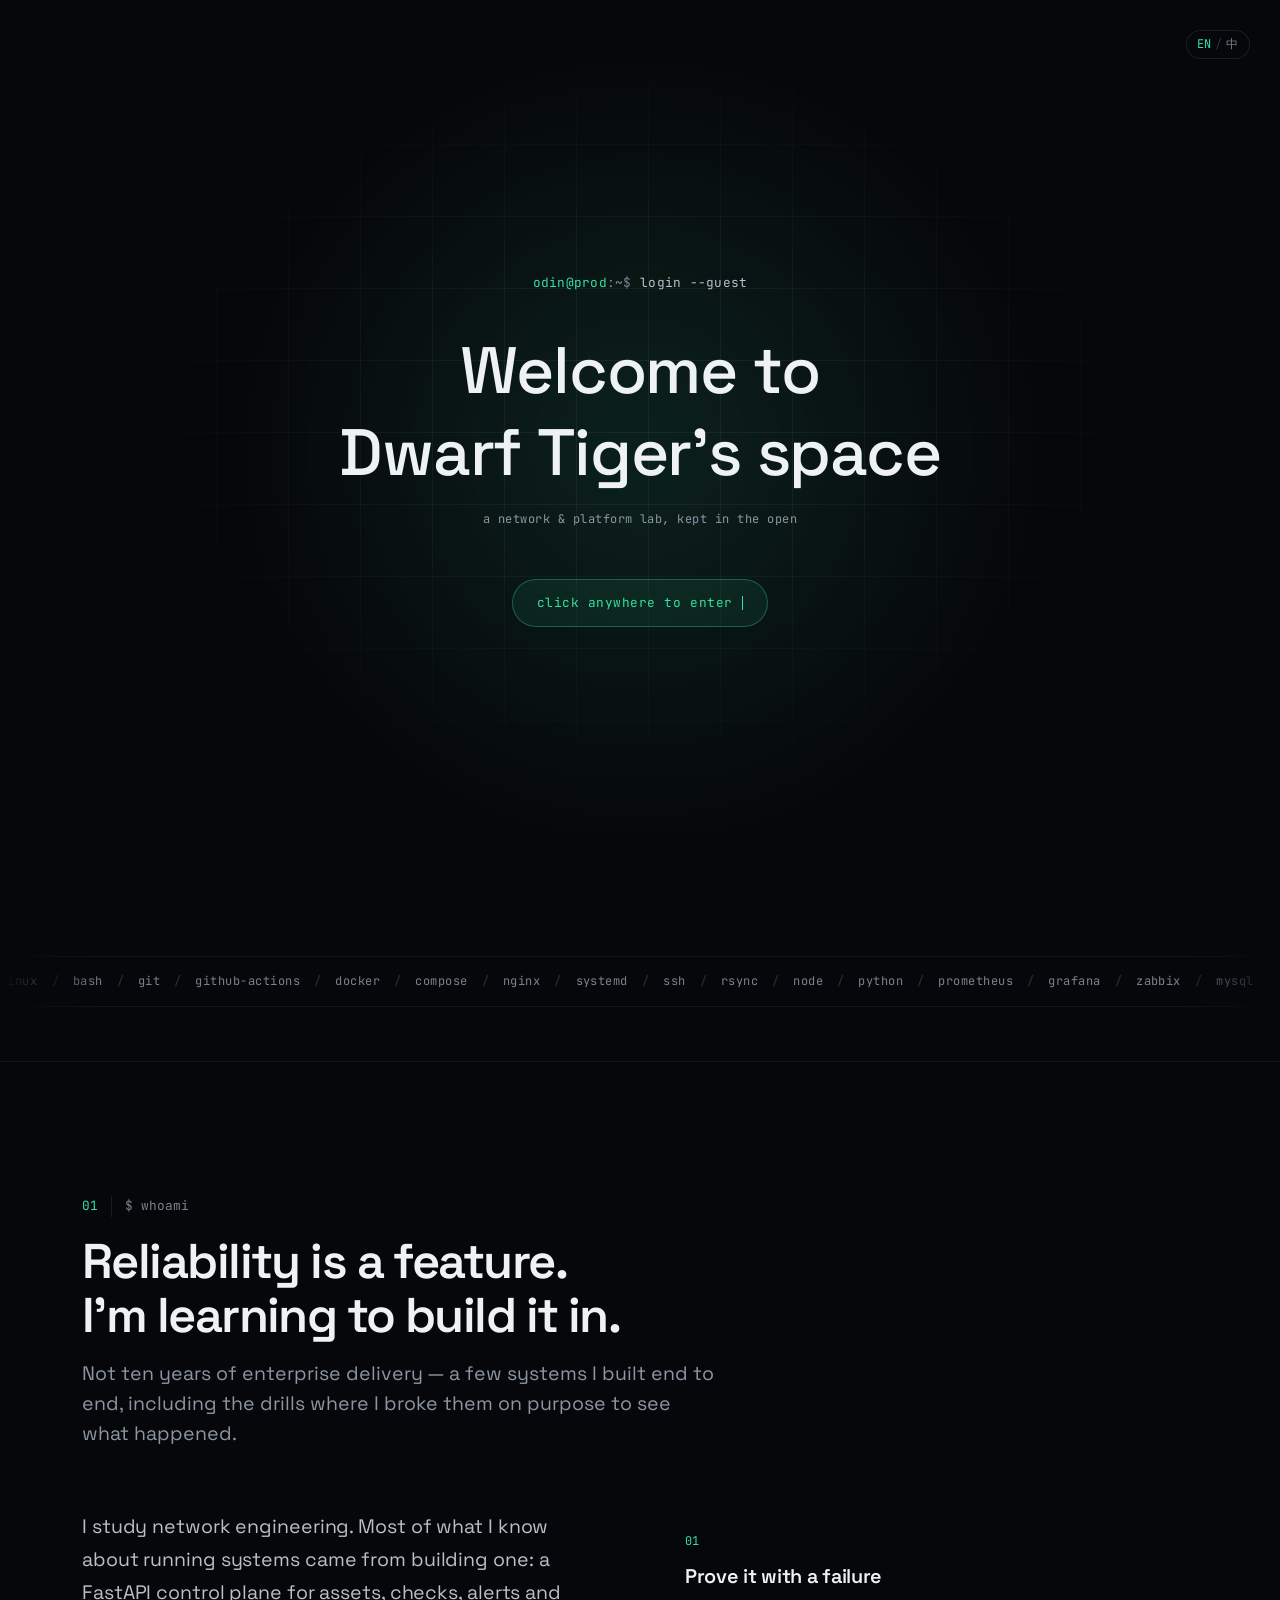
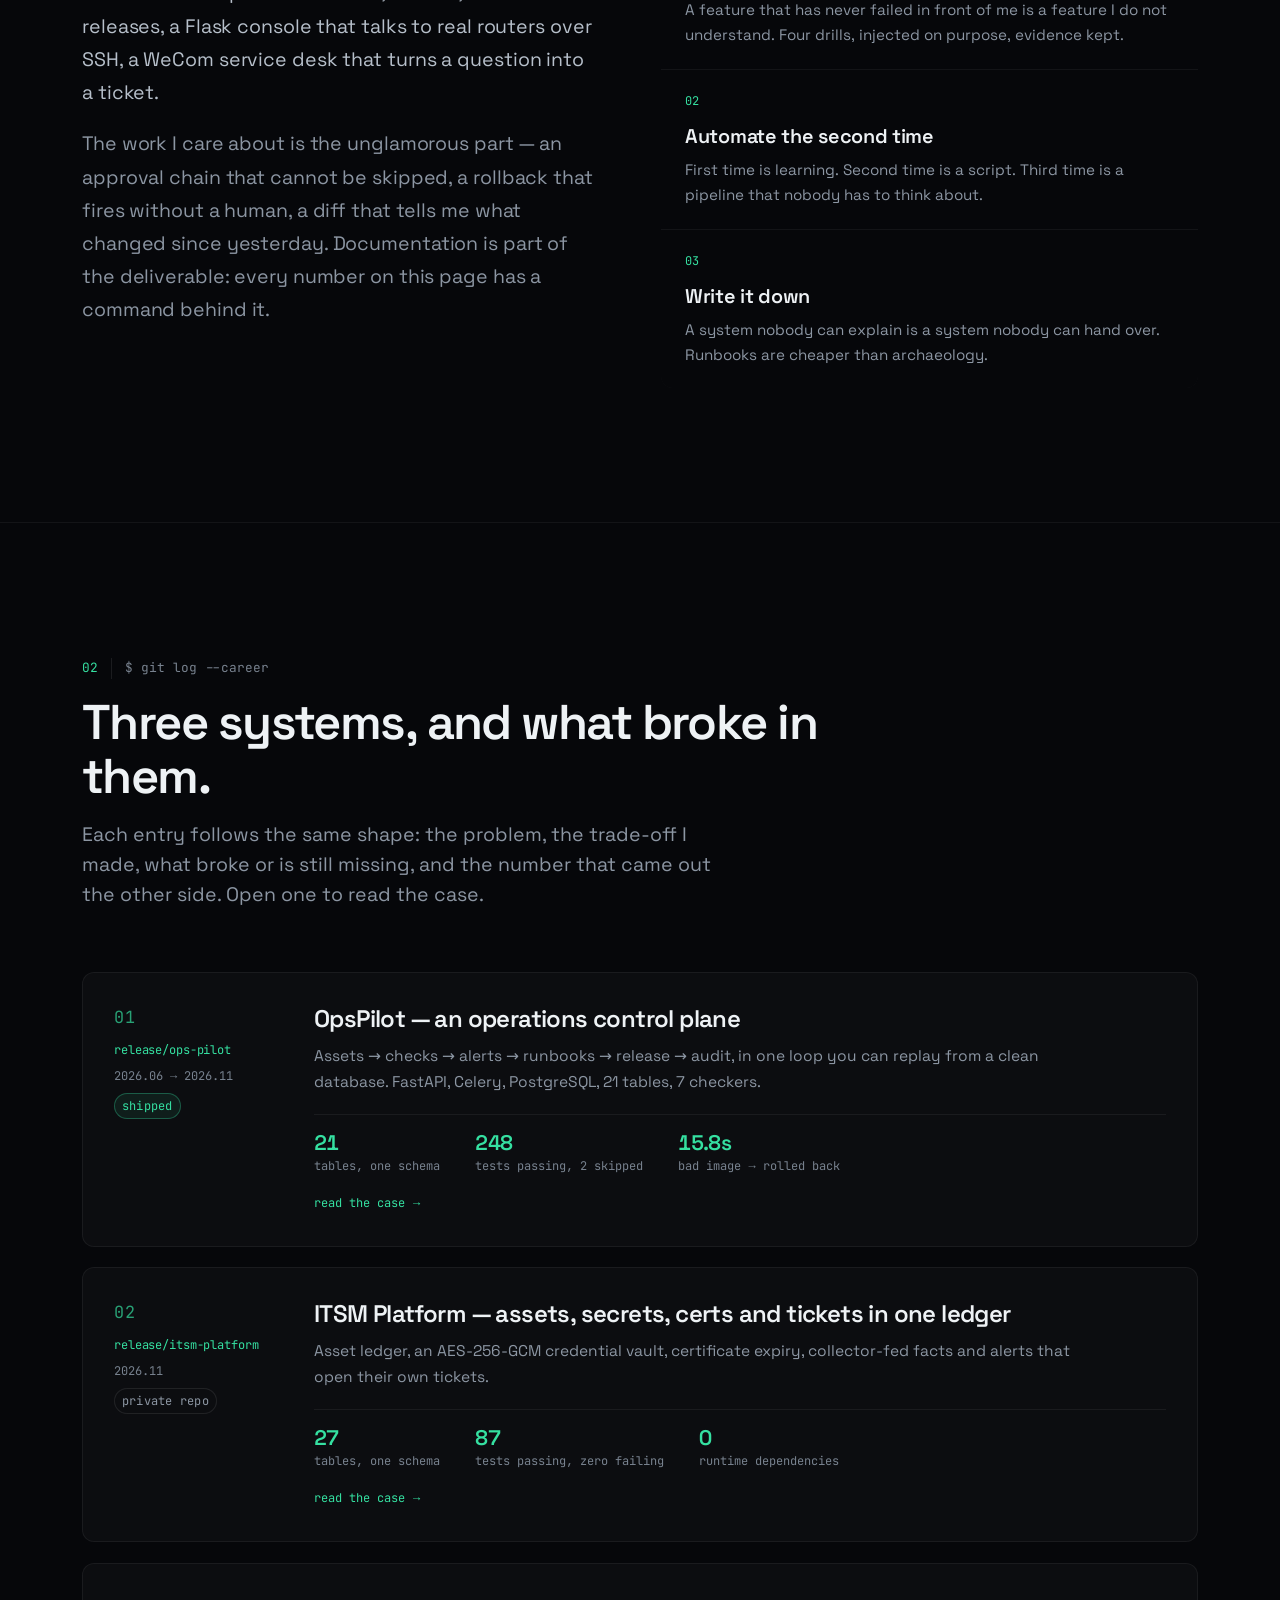
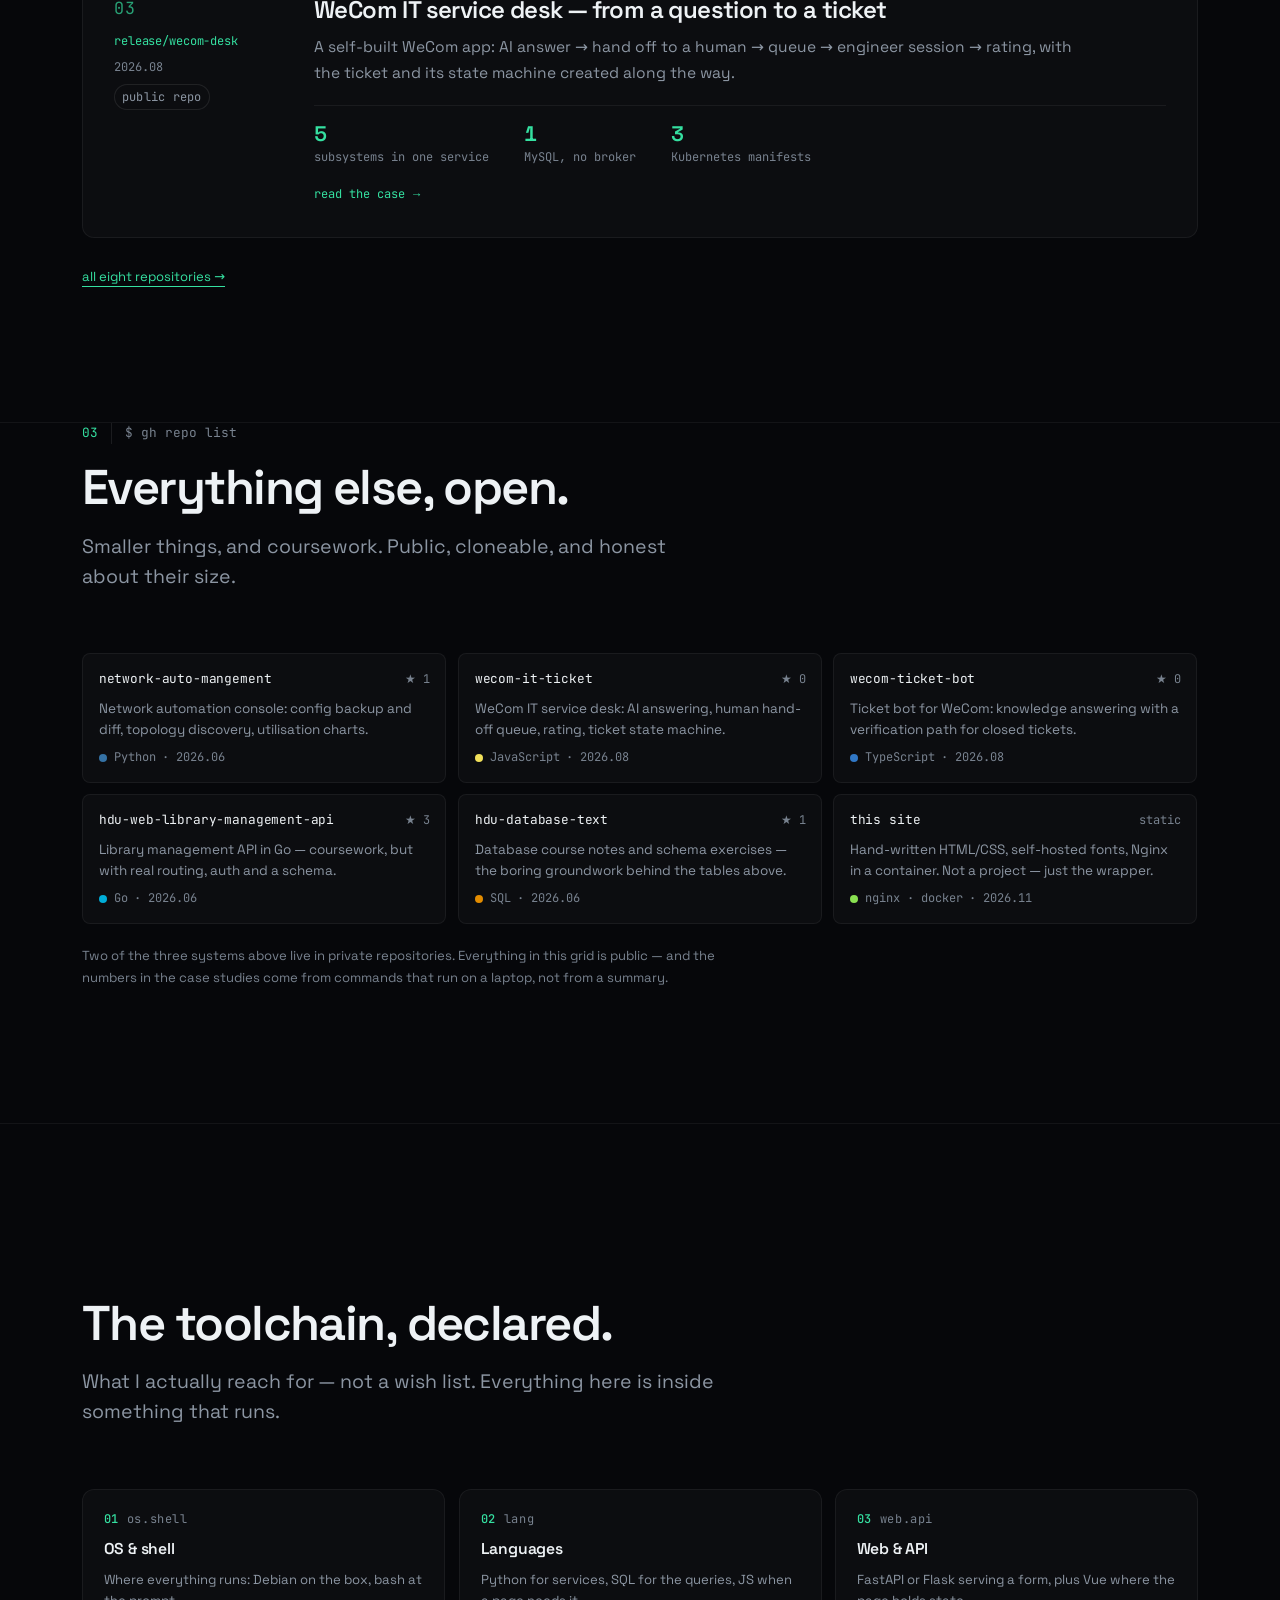
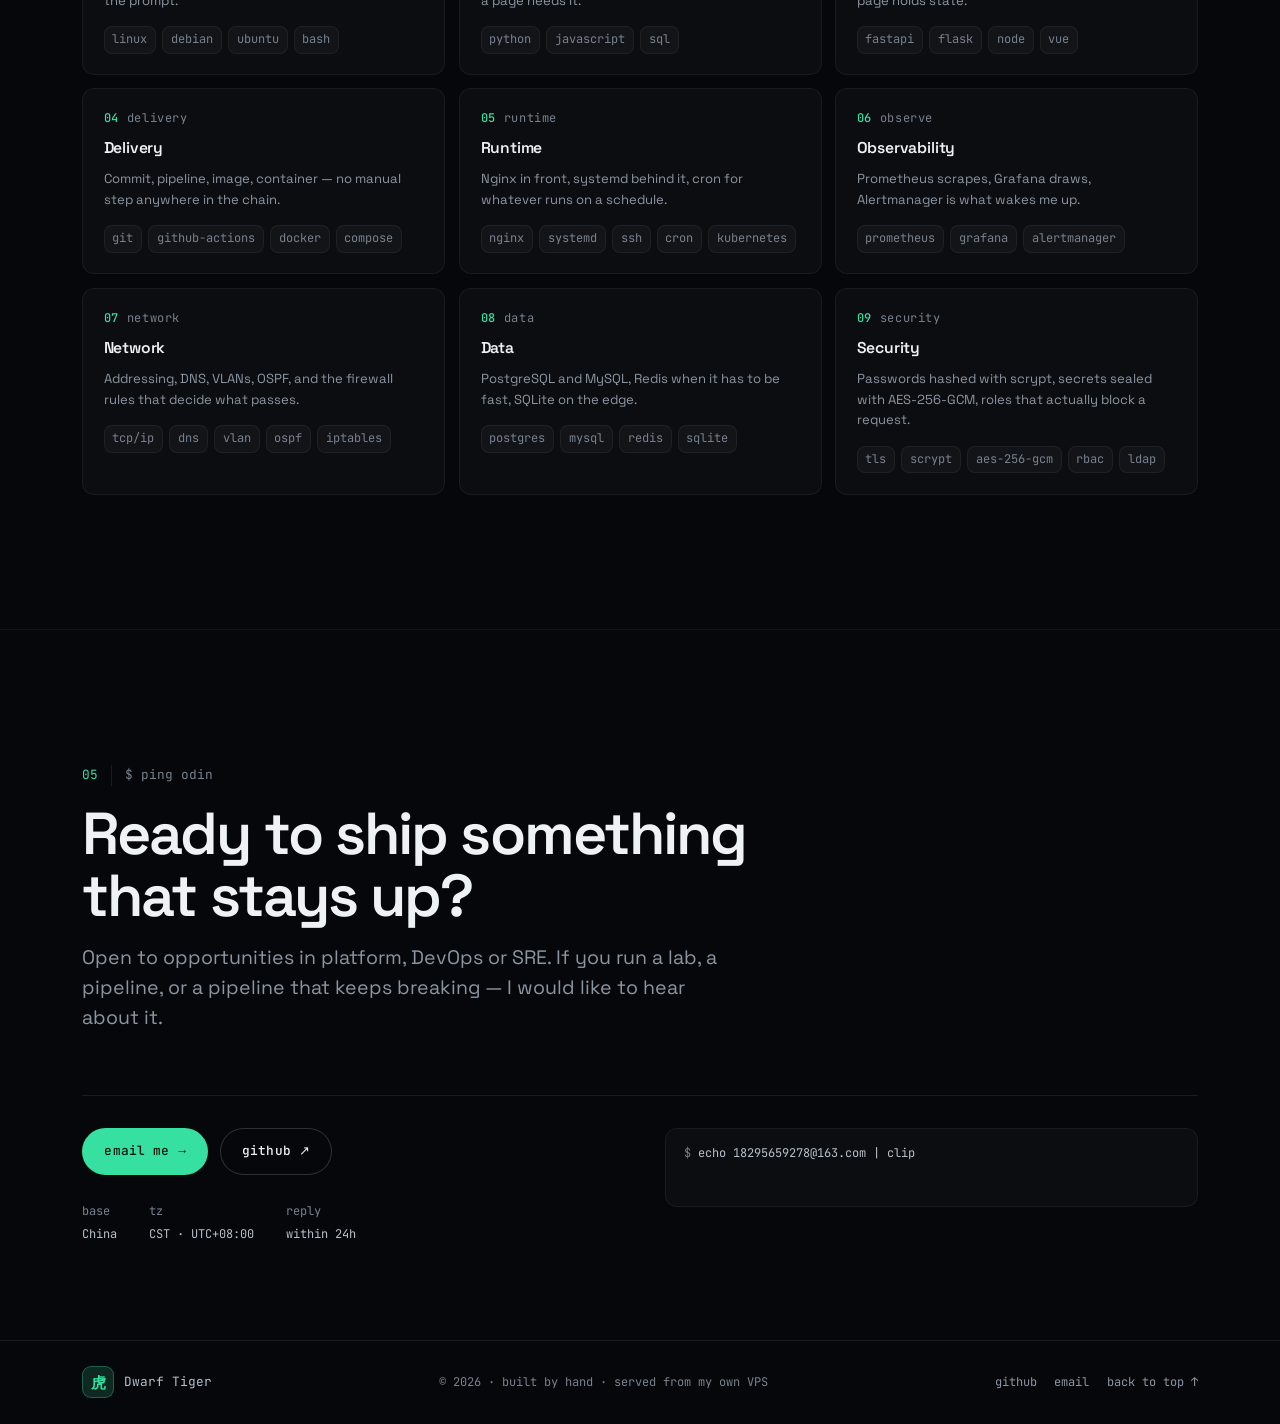
<file: index.html>
<!DOCTYPE html>
<html lang="en" data-theme="dark">
<head>
<meta charset="UTF-8">
<meta name="viewport" content="width=device-width, initial-scale=1.0">
<title data-i18n-doc="doc.title">Dwarf Tiger — Network Engineering · Platform &amp; DevOps</title>
<meta name="description" data-i18n-doc="doc.desc" content="Dwarf Tiger — third-year network engineering student building toward platform and DevOps engineering. Three systems, real failure drills, numbers you can re-run.">
<meta name="author" content="Dwarf Tiger">
<meta name="robots" content="index, follow">
<meta name="theme-color" content="#06070a">

<!-- DOMAIN: every absolute URL on this page comes from the block below.
     Run `./set-domain.sh your.domain` once before deploying; deploy.sh
     refuses to publish while the placeholder is still here. -->
<link rel="canonical" href="https://lowtighter.icu/">
<meta property="og:type" content="website">
<meta property="og:url" content="https://lowtighter.icu/">
<meta property="og:title" data-i18n-doc="doc.title" content="Dwarf Tiger — Network Engineering · Platform &amp; DevOps">
<meta property="og:description" data-i18n-doc="doc.desc" content="Third-year network engineering student. Three systems, four failure drills, numbers you can re-run.">
<meta property="og:image" content="https://lowtighter.icu/assets/img/og.png">
<meta property="og:image:width" content="1200">
<meta property="og:image:height" content="630">
<meta name="twitter:card" content="summary_large_image">
<meta name="twitter:image" content="https://lowtighter.icu/assets/img/og.png">

<link rel="icon" href="data:image/svg+xml,%3Csvg xmlns='http://www.w3.org/2000/svg' viewBox='0 0 64 64'%3E%3Crect width='64' height='64' rx='14' fill='%2306070a'/%3E%3Ctext x='32' y='44' font-family='monospace' font-size='26' font-weight='700' fill='%2335e0a1' text-anchor='middle'%3E虎%3C/text%3E%3C/svg%3E">
<link rel="preload" href="assets/fonts/space-grotesk.woff2" as="font" type="font/woff2" crossorigin>
<link rel="preload" href="assets/fonts/jetbrains-mono.woff2" as="font" type="font/woff2" crossorigin>
<link rel="stylesheet" href="assets/css/style.css">

<script>
/* Theme + language boot — applied before first paint so there is no flash. */
(function () {
  var t = null, l = null;
  try { t = localStorage.getItem('odin-theme'); l = localStorage.getItem('odin-lang'); } catch (e) {}
  document.documentElement.setAttribute('data-theme', (t === 'light' || t === 'dark') ? t : 'dark');
  document.documentElement.setAttribute('lang', l === 'zh' ? 'zh' : 'en');
})();
</script>
<!-- Reveal-on-scroll hides content, so it may only stay armed while
     main.js is alive. This flag is undone automatically if main.js never
     reports ready — a failed script can never leave a blank page. -->
<script>
document.documentElement.classList.add('js');
setTimeout(function () {
  if (!window.__odinReady) document.documentElement.classList.remove('js');
}, 1500);
</script>
</head>
<body>

<!-- ══════════════════ WELCOME GATE ══════════════════
     Entry screen for the home page. Any click, any key. There is no
     progress bar because nothing is loading — it is a door, not a
     loader. Shown only when JS is alive (html.js); main.js removes the
     node outright on first input, and the boot script drops html.js if
     this file ever fails, so it can never trap the page. -->
<div class="gate" id="gate">
  <button class="langbtn gate__lang" id="gateLang" type="button" aria-label="Switch language / 切换语言">
    <span data-lang="en" class="is-on">EN</span><span class="langbtn__slash">/</span><span data-lang="zh">中</span>
  </button>

  <div class="gate__in">
    <p class="gate__boot">
      <span class="gate__u">odin@prod</span><span class="gate__sep">:</span><span class="gate__p">~</span><span class="gate__sep">$</span>
      <span class="gate__cmd">login --guest</span>
    </p>
    <p class="gate__title" data-i18n="gate.title">Welcome to Dwarf&nbsp;Tiger’s space</p>
    <p class="gate__sub" data-i18n="gate.sub">a network &amp; platform lab, kept in the open</p>
    <button class="gate__enter" type="button">
      <span data-i18n="gate.enter">click anywhere to enter</span>
      <i class="gate__caret" aria-hidden="true"></i>
    </button>
  </div>
</div>

<a class="skip" href="#main" data-i18n="a11y.skip">Skip to content</a>

<!-- ambient layers -->
<div class="backdrop" aria-hidden="true">
  <div class="backdrop__grid"></div>
  <div class="backdrop__glow"></div>
  <div class="backdrop__grain"></div>
</div>
<div class="spotlight" id="spotlight" aria-hidden="true"></div>

<!-- ══════════════════ NAV ══════════════════ -->
<header class="nav" id="nav">
  <div class="nav__in">
    <a class="brand" href="#top" aria-label="Dwarf Tiger — home">
      <span class="brand__mark">虎</span>
      <span class="brand__txt" data-i18n="brand.name">Dwarf Tiger</span>
    </a>

    <nav class="nav__links" id="navLinks" aria-label="Sections">
      <a href="#about"   data-i18n="nav.about">about</a>
      <a href="projects.html" data-i18n="nav.work">work</a>
      <a href="#repos"   data-i18n="nav.repos">repos</a>
      <a href="#stack"   data-i18n="nav.stack">stack</a>
      <a href="#contact" data-i18n="nav.contact">contact</a>
    </nav>

    <div class="nav__right">
      <span class="clock" id="clock" title="Local time"><span class="clock__dot"></span><span id="clockTxt">00:00:00</span></span>

      <button class="langbtn" id="langBtn" type="button" aria-label="Switch language / 切换语言">
        <span data-lang="en" class="is-on">EN</span><span class="langbtn__slash">/</span><span data-lang="zh">中</span>
      </button>

      <button class="iconbtn" id="themeBtn" type="button" aria-label="Toggle theme" aria-pressed="false">
        <svg viewBox="0 0 24 24" width="16" height="16" fill="none" stroke="currentColor" stroke-width="1.7" stroke-linecap="round"><circle cx="12" cy="12" r="4"/><path d="M12 2v2M12 20v2M2 12h2M20 12h2M4.9 4.9l1.4 1.4M17.7 17.7l1.4 1.4M19.1 4.9l-1.4 1.4M6.3 17.7l-1.4 1.4"/></svg>
      </button>

      <a class="btn btn--sm" href="#contact" data-i18n="nav.talk">let's talk</a>

      <button class="iconbtn nav__burger" id="burger" type="button" aria-label="Menu" aria-expanded="false">
        <svg viewBox="0 0 24 24" width="18" height="18" fill="none" stroke="currentColor" stroke-width="1.8" stroke-linecap="round"><path d="M4 7h16M4 12h16M4 17h16"/></svg>
      </button>
    </div>
  </div>
</header>

<main id="main">

<!-- ══════════════════ HERO ══════════════════ -->
<section class="hero" id="top">
  <div class="wrap hero__grid">

    <div class="hero__main">
      <p class="prompt reveal">
        <span class="prompt__user">odin@prod</span><span class="prompt__sep">:</span><span class="prompt__path">~</span><span class="prompt__sep">$</span>
        <span class="prompt__cmd" id="typed" data-text="deploy --env production --portfolio"></span><i class="caret"></i>
      </p>

      <h1 class="hero__title reveal" style="--d:.05s" data-i18n="hero.name">Dwarf Tiger</h1>

      <!-- EDIT: one-line positioning -->
      <p class="hero__lead reveal" style="--d:.12s" data-i18n-html="hero.lead">
        Self-hosted service desk, monitoring and network tooling — built end to end,
        failures and limits written down.
      </p>

      <div class="hero__cta reveal" style="--d:.18s">
        <a class="btn" href="#work"><span data-i18n="hero.cta.work">see the evidence</span><span class="btn__arrow">→</span></a>
        <a class="btn btn--ghost" href="projects.html"><span data-i18n="hero.cta.all">all projects</span><span class="btn__arrow">→</span></a>
      </div>

      <!-- project jumps: links to the work, not a promise of it -->
      <nav class="hero__jump reveal" style="--d:.22s" aria-label="Projects">
        <span class="hero__jump-k" data-i18n="jump.k">jump to</span>
        <a class="hero__jump-a" href="projects/ops-pilot.html"><b>01</b><span>ops-pilot</span></a>
        <a class="hero__jump-a" href="projects/itsm.html"><b>02</b><span>itsm-platform</span></a>
        <a class="hero__jump-a" href="projects/wecom-desk.html"><b>03</b><span>wecom service desk</span></a>
        <a class="hero__jump-a hero__jump-a--ext" href="https://github.com/yangchuan281" target="_blank" rel="noopener"><span>github</span><i>↗</i></a>
      </nav>

      <!-- status strip -->
      <dl class="strip reveal" style="--d:.26s">
        <div>
          <dt data-i18n="label.status">status</dt>
          <dd class="is-live"><span class="dot"></span><span data-i18n="hero.status">open to opportunities</span></dd>
        </div>
        <div>
          <dt data-i18n="label.base">base</dt>
          <dd><span data-i18n="hero.base">China · UTC+08</span></dd>
        </div>
        <div>
          <dt data-i18n="label.focus">focus</dt>
          <dd><span data-i18n="hero.focus">platform / devops</span></dd>
        </div>
        <div>
          <dt data-i18n="label.since">since</dt>
          <dd><span data-i18n="hero.since">2024 → now</span></dd>
        </div>
      </dl>
    </div>

    <!-- identity card -->
    <aside class="idcard reveal" style="--d:.3s" aria-label="Identity">
      <div class="idcard__top">
        <span class="idcard__label" data-i18n="id.label">identity.card</span>
        <span class="idcard__verified" data-i18n="id.badge">open to work</span>
      </div>
      <div class="idcard__avatar" aria-hidden="true">
        <svg class="pixelme" viewBox="-1 -1 18 18" shape-rendering="crispEdges" focusable="false">
          <defs>
            <linearGradient id="avbg" x1="0" y1="0" x2="0" y2="1">
              <stop offset="0" stop-color="#35e0a1" stop-opacity=".26"/>
              <stop offset=".78" stop-color="#0a0c10" stop-opacity="0"/>
            </linearGradient>
          </defs>
          <rect x="-1" y="-1" width="18" height="18" fill="url(#avbg)"/>
          <g>
            <rect class="p-H" x="4" y="0" width="8" height="1"/>
            <rect class="p-h" x="2" y="1" width="2" height="1"/>
            <rect class="p-H" x="4" y="1" width="10" height="1"/>
            <rect class="p-H" x="1" y="2" width="14" height="1"/>
            <rect class="p-H" x="1" y="3" width="14" height="1"/>
            <rect class="p-H" x="1" y="4" width="3" height="1"/>
            <rect class="p-S" x="4" y="4" width="8" height="1"/>
            <rect class="p-H" x="12" y="4" width="3" height="1"/>
            <rect class="p-H" x="1" y="5" width="2" height="1"/>
            <rect class="p-S" x="3" y="5" width="10" height="1"/>
            <rect class="p-H" x="13" y="5" width="2" height="1"/>
            <rect class="p-H" x="1" y="6" width="2" height="1"/>
            <rect class="p-S" x="3" y="6" width="10" height="1"/>
            <rect class="p-H" x="13" y="6" width="2" height="1"/>
            <rect class="p-H" x="1" y="7" width="2" height="1"/>
            <rect class="p-S" x="3" y="7" width="1" height="1"/>
            <rect class="p-G" x="4" y="7" width="3" height="1"/>
            <rect class="p-S" x="7" y="7" width="2" height="1"/>
            <rect class="p-G" x="9" y="7" width="3" height="1"/>
            <rect class="p-S" x="12" y="7" width="2" height="1"/>
            <rect class="p-H" x="14" y="7" width="1" height="1"/>
            <rect class="p-H" x="1" y="8" width="2" height="1"/>
            <rect class="p-S" x="3" y="8" width="1" height="1"/>
            <rect class="p-G" x="4" y="8" width="1" height="1"/>
            <rect class="p-L" x="5" y="8" width="1" height="1"/>
            <rect class="p-G" x="6" y="8" width="1" height="1"/>
            <rect class="p-S" x="7" y="8" width="2" height="1"/>
            <rect class="p-G" x="9" y="8" width="1" height="1"/>
            <rect class="p-L" x="10" y="8" width="1" height="1"/>
            <rect class="p-G" x="11" y="8" width="1" height="1"/>
            <rect class="p-S" x="12" y="8" width="2" height="1"/>
            <rect class="p-H" x="14" y="8" width="1" height="1"/>
            <rect class="p-H" x="1" y="9" width="2" height="1"/>
            <rect class="p-S" x="3" y="9" width="1" height="1"/>
            <rect class="p-G" x="4" y="9" width="3" height="1"/>
            <rect class="p-S" x="7" y="9" width="2" height="1"/>
            <rect class="p-G" x="9" y="9" width="3" height="1"/>
            <rect class="p-S" x="12" y="9" width="2" height="1"/>
            <rect class="p-H" x="14" y="9" width="1" height="1"/>
            <rect class="p-H" x="1" y="10" width="3" height="1"/>
            <rect class="p-S" x="4" y="10" width="4" height="1"/>
            <rect class="p-s" x="8" y="10" width="2" height="1"/>
            <rect class="p-S" x="10" y="10" width="2" height="1"/>
            <rect class="p-H" x="12" y="10" width="3" height="1"/>
            <rect class="p-S" x="5" y="11" width="6" height="1"/>
            <rect class="p-C" x="4" y="12" width="8" height="1"/>
            <rect class="p-C" x="2" y="13" width="12" height="1"/>
            <rect class="p-C" x="1" y="14" width="14" height="1"/>
            <rect class="p-C" x="1" y="15" width="2" height="1"/>
            <rect class="p-c" x="3" y="15" width="10" height="1"/>
            <rect class="p-C" x="13" y="15" width="2" height="1"/>
          </g>
        </svg>
      </div>
      <dl class="idcard__rows">
        <div><dt data-i18n="label.uid">uid</dt><dd>yangchuan281</dd></div>
        <div><dt data-i18n="label.role">role</dt><dd><span data-i18n="id.role">platform engineering</span></dd></div>
        <div><dt data-i18n="label.base">base</dt><dd><span data-i18n="id.base">China</span></dd></div>
        <div><dt data-i18n="label.tz">tz</dt><dd>CST · UTC+08:00</dd></div>
        <div><dt data-i18n="label.exp">exp</dt><dd><span data-i18n="id.exp">self-hosted · since 2024</span></dd></div>
        <div><dt data-i18n="label.status">status</dt><dd class="is-live"><span class="dot"></span><span data-i18n="id.status">open to opportunities</span></dd></div>
      </dl>
    </aside>
  </div>

  <!-- git pipeline animation — commands stay untranslated -->
  <div class="wrap">
    <div class="graph reveal" style="--d:.36s" aria-hidden="true">
      <span class="graph__node is-done">main</span>
      <i class="graph__line"></i>
      <span class="graph__node is-done">checkout -b feat/ci</span>
      <i class="graph__line"></i>
      <span class="graph__node is-done">checks ✓</span>
      <i class="graph__line"></i>
      <span class="graph__node is-live">merge</span>
      <i class="graph__line"></i>
      <span class="graph__node">v1.0 · deployed</span>
    </div>
  </div>

  <!-- tech marquee -->
  <div class="marquee" aria-hidden="true">
    <div class="marquee__track">
      <span>linux</span><span>bash</span><span>git</span><span>github-actions</span><span>docker</span><span>compose</span><span>nginx</span><span>systemd</span><span>ssh</span><span>rsync</span><span>node</span><span>python</span><span>prometheus</span><span>grafana</span><span>zabbix</span><span>mysql</span><span>redis</span><span>wireshark</span><span>tcp/ip</span><span>vlan</span><span>ospf</span><span>iptables</span><span>dns</span><span>tls</span><span>fail2ban</span><span>kubernetes</span>
      <span>linux</span><span>bash</span><span>git</span><span>github-actions</span><span>docker</span><span>compose</span><span>nginx</span><span>systemd</span><span>ssh</span><span>rsync</span><span>node</span><span>python</span><span>prometheus</span><span>grafana</span><span>zabbix</span><span>mysql</span><span>redis</span><span>wireshark</span><span>tcp/ip</span><span>vlan</span><span>ospf</span><span>iptables</span><span>dns</span><span>tls</span><span>fail2ban</span><span>kubernetes</span>
    </div>
  </div>
</section>

<!-- ══════════════════ ABOUT ══════════════════ -->
<section class="sec" id="about">
  <div class="wrap">
    <header class="sec__head">
      <p class="sec__cmd reveal"><span class="sec__num">01</span> $ whoami</p>
      <h2 class="reveal" style="--d:.05s" data-i18n-html="about.h2">Reliability is a feature.<br>I'm learning to build it in.</h2>
      <p class="sec__sub reveal" style="--d:.1s" data-i18n="about.sub">
        Not ten years of enterprise delivery — a few systems I built end to end,
        including the drills where I broke them on purpose to see what happened.
      </p>
    </header>

    <div class="about">
      <div class="about__body reveal" style="--d:.14s">
        <p data-i18n="about.p1">
          I study network engineering. Most of what I know about running systems came from
          building one: a FastAPI control plane for assets, checks, alerts and releases,
          a Flask console that talks to real routers over SSH, a WeCom service desk that
          turns a question into a ticket.
        </p>
        <p data-i18n="about.p2">
          The work I care about is the unglamorous part — an approval chain that cannot be
          skipped, a rollback that fires without a human, a diff that tells me what changed
          since yesterday. Documentation is part of the deliverable: every number on this
          page has a command behind it.
        </p>
      </div>

      <ol class="principles">
        <li class="principle reveal" style="--d:.18s">
          <span class="principle__num">01</span>
          <h3 data-i18n="about.p1.h">Prove it with a failure</h3>
          <p data-i18n="about.p1.b">A feature that has never failed in front of me is a feature I do not understand. Four drills, injected on purpose, evidence kept.</p>
        </li>
        <li class="principle reveal" style="--d:.24s">
          <span class="principle__num">02</span>
          <h3 data-i18n="about.p2.h">Automate the second time</h3>
          <p data-i18n="about.p2.b">First time is learning. Second time is a script. Third time is a pipeline that nobody has to think about.</p>
        </li>
        <li class="principle reveal" style="--d:.3s">
          <span class="principle__num">03</span>
          <h3 data-i18n="about.p3.h">Write it down</h3>
          <p data-i18n="about.p3.b">A system nobody can explain is a system nobody can hand over. Runbooks are cheaper than archaeology.</p>
        </li>
      </ol>
    </div>
  </div>
</section>

<!-- ══════════════════ WORK — three featured cases ══════════════════
     The case bodies live on their own pages (L3). Each card here is a
     link, not a summary: what it promises is one click away. -->
<section class="sec" id="work">
  <div class="wrap">
    <header class="sec__head">
      <p class="sec__cmd reveal"><span class="sec__num">02</span> $ git log --career</p>
      <h2 class="reveal" style="--d:.05s" data-i18n="work.h2">Three systems, and what broke in them.</h2>
      <p class="sec__sub reveal" style="--d:.1s" data-i18n="work.sub">
        Each entry follows the same shape: the problem, the trade-off I made, what broke or is
        still missing, and the number that came out the other side. Open one to read the case.
      </p>
    </header>

    <div class="log">

      <!-- 01 -->
      <a class="case case--link reveal" href="projects/ops-pilot.html">
        <div class="case__rail">
          <span class="case__no">01</span>
          <span class="entry__tag">release/ops-pilot</span>
          <span class="entry__date">2026.06 → 2026.11</span>
          <span class="pill pill--live" data-i18n="c1.pill">shipped</span>
        </div>
        <div class="case__body">
          <h3 data-i18n="c1.title">OpsPilot — an operations control plane</h3>
          <p class="case__lede" data-i18n="c1.lede">
            Assets → checks → alerts → runbooks → release → audit, in one loop you can replay
            from a clean database. FastAPI, Celery, PostgreSQL, 21 tables, 7 checkers.
          </p>
          <dl class="case__facts">
            <div><dd>21</dd><dt data-i18n="p1.f1">tables, one schema</dt></div>
            <div><dd>248</dd><dt data-i18n="p1.f2">tests passing, 2 skipped</dt></div>
            <div><dd>15.8s</dd><dt data-i18n="p1.f3">bad image → rolled back</dt></div>
          </dl>
          <span class="case__go"><span data-i18n="pcard.go">read the case</span><i>→</i></span>
        </div>
      </a>

      <!-- 02 -->
      <a class="case case--link reveal" href="projects/itsm.html">
        <div class="case__rail">
          <span class="case__no">02</span>
          <span class="entry__tag">release/itsm-platform</span>
          <span class="entry__date">2026.11</span>
          <span class="pill" data-i18n="c4.pill">private repo</span>
        </div>
        <div class="case__body">
          <h3 data-i18n="c4.title">ITSM Platform — assets, secrets, certs and tickets in one ledger</h3>
          <p class="case__lede" data-i18n="c4.lede">
            Asset ledger, an AES-256-GCM credential vault, certificate expiry, collector-fed facts
            and alerts that open their own tickets.
          </p>
          <dl class="case__facts">
            <div><dd>27</dd><dt data-i18n="p4.f1">tables, one schema</dt></div>
            <div><dd>87</dd><dt data-i18n="p4.f2">tests passing, zero failing</dt></div>
            <div><dd>0</dd><dt data-i18n="p4.f3">runtime dependencies</dt></div>
          </dl>
          <span class="case__go"><span data-i18n="pcard.go">read the case</span><i>→</i></span>
        </div>
      </a>

      <!-- 03 -->
      <a class="case case--link reveal" href="projects/wecom-desk.html">
        <div class="case__rail">
          <span class="case__no">03</span>
          <span class="entry__tag">release/wecom-desk</span>
          <span class="entry__date">2026.08</span>
          <span class="pill" data-i18n="c3.pill">public repo</span>
        </div>
        <div class="case__body">
          <h3 data-i18n="c3.title">WeCom IT service desk — from a question to a ticket</h3>
          <p class="case__lede" data-i18n="c3.lede">
            A self-built WeCom app: AI answer → hand off to a human → queue → engineer session
            → rating, with the ticket and its state machine created along the way.
          </p>
          <dl class="case__facts">
            <div><dd>5</dd><dt data-i18n="p3.f1">subsystems in one service</dt></div>
            <div><dd>1</dd><dt data-i18n="p3.f2">MySQL, no broker</dt></div>
            <div><dd>3</dd><dt data-i18n="p3.f3">Kubernetes manifests</dt></div>
          </dl>
          <span class="case__go"><span data-i18n="pcard.go">read the case</span><i>→</i></span>
        </div>
      </a>

    </div>

    <p class="repos__note reveal" style="--d:.08s;margin-top:1.7rem">
      <a class="case__repo" style="margin-left:0" href="projects.html" data-i18n="work.all">all eight repositories →</a>
    </p>
  </div>
</section>

<!-- ══════════════════ REPOS ══════════════════ -->
<section class="sec sec--tight" id="repos">
  <div class="wrap">
    <header class="sec__head">
      <p class="sec__cmd reveal"><span class="sec__num">03</span> $ gh repo list</p>
      <h2 class="reveal" style="--d:.05s" data-i18n="repos.h2">Everything else, open.</h2>
      <p class="sec__sub reveal" style="--d:.1s" data-i18n="repos.sub">
        Smaller things, and coursework. Public, cloneable, and honest about their size.
      </p>
    </header>

    <div class="repo-grid">
      <a class="repo reveal" href="https://github.com/yangchuan281/network-auto-mangement" target="_blank" rel="noopener">
        <div class="repo__top"><span class="repo__name">network-auto-mangement</span><span class="repo__star">★ 1</span></div>
        <p class="repo__desc" data-i18n="repo.1.d">Network automation console: config backup and diff, topology discovery, utilisation charts.</p>
        <div class="repo__meta"><span class="lng lng--py"></span>Python<span>·</span><span>2026.06</span></div>
      </a>

      <a class="repo reveal" style="--d:.04s" href="https://github.com/yangchuan281/wecom-it-ticket" target="_blank" rel="noopener">
        <div class="repo__top"><span class="repo__name">wecom-it-ticket</span><span class="repo__star">★ 0</span></div>
        <p class="repo__desc" data-i18n="repo.2.d">WeCom IT service desk: AI answering, human hand-off queue, rating, ticket state machine.</p>
        <div class="repo__meta"><span class="lng lng--js"></span>JavaScript<span>·</span><span>2026.08</span></div>
      </a>

      <a class="repo reveal" style="--d:.08s" href="https://github.com/yangchuan281/wecom-ticket-bot" target="_blank" rel="noopener">
        <div class="repo__top"><span class="repo__name">wecom-ticket-bot</span><span class="repo__star">★ 0</span></div>
        <p class="repo__desc" data-i18n="repo.3.d">Ticket bot for WeCom: knowledge answering with a verification path for closed tickets.</p>
        <div class="repo__meta"><span class="lng lng--ts"></span>TypeScript<span>·</span><span>2026.08</span></div>
      </a>

      <a class="repo reveal" style="--d:.12s" href="https://github.com/yangchuan281/hdu-web-library-management-api" target="_blank" rel="noopener">
        <div class="repo__top"><span class="repo__name">hdu-web-library-management-api</span><span class="repo__star">★ 3</span></div>
        <p class="repo__desc" data-i18n="repo.4.d">Library management API in Go — coursework, but with real routing, auth and a schema.</p>
        <div class="repo__meta"><span class="lng lng--go"></span>Go<span>·</span><span>2026.06</span></div>
      </a>

      <a class="repo reveal" style="--d:.16s" href="https://github.com/yangchuan281/hdu-database-text" target="_blank" rel="noopener">
        <div class="repo__top"><span class="repo__name">hdu-database-text</span><span class="repo__star">★ 1</span></div>
        <p class="repo__desc" data-i18n="repo.5.d">Database course notes and schema exercises — the boring groundwork behind the tables above.</p>
        <div class="repo__meta"><span class="lng lng--sql"></span>SQL<span>·</span><span>2026.06</span></div>
      </a>

      <a class="repo repo--self reveal" style="--d:.2s" href="https://github.com/yangchuan281" target="_blank" rel="noopener">
        <div class="repo__top"><span class="repo__name">this site</span><span class="repo__star" data-i18n="repo.6.tag">static</span></div>
        <p class="repo__desc" data-i18n="repo.6.d">Hand-written HTML/CSS, self-hosted fonts, Nginx in a container. Not a project — just the wrapper.</p>
        <div class="repo__meta"><span class="lng lng--sh"></span>nginx · docker<span>·</span><span>2026.11</span></div>
      </a>
    </div>

    <p class="repos__note reveal" data-i18n-html="repos.note">
      Two of the three systems above live in private repositories. Everything in this grid is
      public — and the numbers in the case studies come from commands that run on a laptop, not
      from a summary.
    </p>
  </div>
</section>

<!-- ══════════════════ STACK ══════════════════ -->
<section class="sec" id="stack">
  <div class="wrap">
    <header class="sec__head">
      <p class="sec__cmd reveal"><span class="sec__num">04</span> $ cat stack.yaml</p>
      <h2 class="reveal" style="--d:.05s" data-i18n="stack.h2">The toolchain, declared.</h2>
      <p class="sec__sub reveal" style="--d:.1s" data-i18n-html="stack.sub">
        What I actually reach for — not a wish list. Everything here is inside something that runs.
      </p>
    </header>

    <div class="stackgrid">
      <article class="sg reveal" style="--d:0.120s">
        <p class="sg__k"><b>01</b> os.shell</p>
        <h3 data-i18n="sg.os">OS &amp; shell</h3>
        <p class="sg__d" data-i18n="sg.os.d">Where everything runs: Debian on the box, bash at the prompt.</p>
        <ul class="chips"><li>linux</li><li>debian</li><li>ubuntu</li><li>bash</li></ul>
      </article>
      <article class="sg reveal" style="--d:0.145s">
        <p class="sg__k"><b>02</b> lang</p>
        <h3 data-i18n="sg.lang">Languages</h3>
        <p class="sg__d" data-i18n="sg.lang.d">Python for services, SQL for the queries, JS when a page needs it.</p>
        <ul class="chips"><li>python</li><li>javascript</li><li>sql</li></ul>
      </article>
      <article class="sg reveal" style="--d:0.170s">
        <p class="sg__k"><b>03</b> web.api</p>
        <h3 data-i18n="sg.web">Web &amp; API</h3>
        <p class="sg__d" data-i18n="sg.web.d">FastAPI or Flask serving a form, plus Vue where the page holds state.</p>
        <ul class="chips"><li>fastapi</li><li>flask</li><li>node</li><li>vue</li></ul>
      </article>
      <article class="sg reveal" style="--d:0.195s">
        <p class="sg__k"><b>04</b> delivery</p>
        <h3 data-i18n="sg.delivery">Delivery</h3>
        <p class="sg__d" data-i18n="sg.delivery.d">Commit, pipeline, image, container — no manual step anywhere in the chain.</p>
        <ul class="chips"><li>git</li><li>github-actions</li><li>docker</li><li>compose</li></ul>
      </article>
      <article class="sg reveal" style="--d:0.220s">
        <p class="sg__k"><b>05</b> runtime</p>
        <h3 data-i18n="sg.runtime">Runtime</h3>
        <p class="sg__d" data-i18n="sg.runtime.d">Nginx in front, systemd behind it, cron for whatever runs on a schedule.</p>
        <ul class="chips"><li>nginx</li><li>systemd</li><li>ssh</li><li>cron</li><li>kubernetes</li></ul>
      </article>
      <article class="sg reveal" style="--d:0.245s">
        <p class="sg__k"><b>06</b> observe</p>
        <h3 data-i18n="sg.observe">Observability</h3>
        <p class="sg__d" data-i18n="sg.observe.d">Prometheus scrapes, Grafana draws, Alertmanager is what wakes me up.</p>
        <ul class="chips"><li>prometheus</li><li>grafana</li><li>alertmanager</li></ul>
      </article>
      <article class="sg reveal" style="--d:0.270s">
        <p class="sg__k"><b>07</b> network</p>
        <h3 data-i18n="sg.network">Network</h3>
        <p class="sg__d" data-i18n="sg.network.d">Addressing, DNS, VLANs, OSPF, and the firewall rules that decide what passes.</p>
        <ul class="chips"><li>tcp/ip</li><li>dns</li><li>vlan</li><li>ospf</li><li>iptables</li></ul>
      </article>
      <article class="sg reveal" style="--d:0.295s">
        <p class="sg__k"><b>08</b> data</p>
        <h3 data-i18n="sg.data">Data</h3>
        <p class="sg__d" data-i18n="sg.data.d">PostgreSQL and MySQL, Redis when it has to be fast, SQLite on the edge.</p>
        <ul class="chips"><li>postgres</li><li>mysql</li><li>redis</li><li>sqlite</li></ul>
      </article>
      <article class="sg reveal" style="--d:0.320s">
        <p class="sg__k"><b>09</b> security</p>
        <h3 data-i18n="sg.security">Security</h3>
        <p class="sg__d" data-i18n="sg.security.d">Passwords hashed with scrypt, secrets sealed with AES-256-GCM, roles that actually block a request.</p>
        <ul class="chips"><li>tls</li><li>scrypt</li><li>aes-256-gcm</li><li>rbac</li><li>ldap</li></ul>
      </article>
    </div>
  </div>
</section>

<!-- ══════════════════ CONTACT ══════════════════ -->
<section class="sec sec--contact" id="contact">
  <div class="wrap">
    <header class="sec__head">
      <p class="sec__cmd reveal"><span class="sec__num">05</span> $ ping odin</p>
      <h2 class="reveal" style="--d:.05s" data-i18n-html="contact.h2">Ready to ship something<br>that stays up?</h2>
      <p class="sec__sub reveal" style="--d:.1s" data-i18n="contact.sub">
        Open to opportunities in platform, DevOps or SRE. If you run a lab,
        a pipeline, or a pipeline that keeps breaking — I would like to hear about it.
      </p>
    </header>

    <div class="contact reveal" style="--d:.14s">
      <div class="contact__left">
        <div class="contact__cta">
          <a class="btn" href="mailto:18295659278@163.com"><span data-i18n="contact.email">email me</span><span class="btn__arrow">→</span></a>
          <a class="btn btn--ghost" href="https://github.com/yangchuan281" target="_blank" rel="noopener">github ↗</a>
        </div>

        <dl class="contact__meta">
          <div><dt data-i18n="label.base">base</dt><dd data-i18n="contact.base">China</dd></div>
          <div><dt data-i18n="label.tz">tz</dt><dd>CST · UTC+08:00</dd></div>
          <div><dt data-i18n="label.reply">reply</dt><dd data-i18n="contact.reply">within 24h</dd></div>
        </dl>
      </div>

      <button class="copyterm" id="copyBtn" type="button" data-copy="18295659278@163.com">
        <span class="copyterm__line">
          <span class="pre--muted">$</span> echo 18295659278@163.com | clip
        </span>
        <span class="copyterm__res" id="copyRes" data-i18n="contact.copied">✓ copied to clipboard</span>
      </button>
    </div>
  </div>
</section>

</main>

<!-- ══════════════════ FOOTER ══════════════════ -->
<footer class="foot">
  <div class="wrap foot__in">
    <div class="foot__brand">
      <span class="brand__mark">虎</span>
      <span data-i18n="brand.name">Dwarf Tiger</span>
    </div>
    <p class="foot__meta">© <span id="year">2026</span> · <span data-i18n="foot.meta">built by hand · served from my own VPS</span></p>
    <nav class="foot__links" aria-label="Elsewhere">
      <a href="https://github.com/yangchuan281" target="_blank" rel="noopener">github</a>
      <a href="mailto:18295659278@163.com" data-i18n="foot.email">email</a>
      <a href="#top" data-i18n="foot.top">back to top ↑</a>
    </nav>
  </div>
</footer>

<!-- screenshot lightbox -->
<div class="lb" id="lb" hidden>
  <button class="lb__close" id="lbClose" type="button" aria-label="Close">✕</button>
  <figure class="lb__fig">
    <img id="lbImg" alt="">
    <figcaption id="lbCap"></figcaption>
  </figure>
</div>

<script src="assets/js/i18n.js" defer></script>
<script src="assets/js/main.js" defer></script>
</body>
</html>
</file>
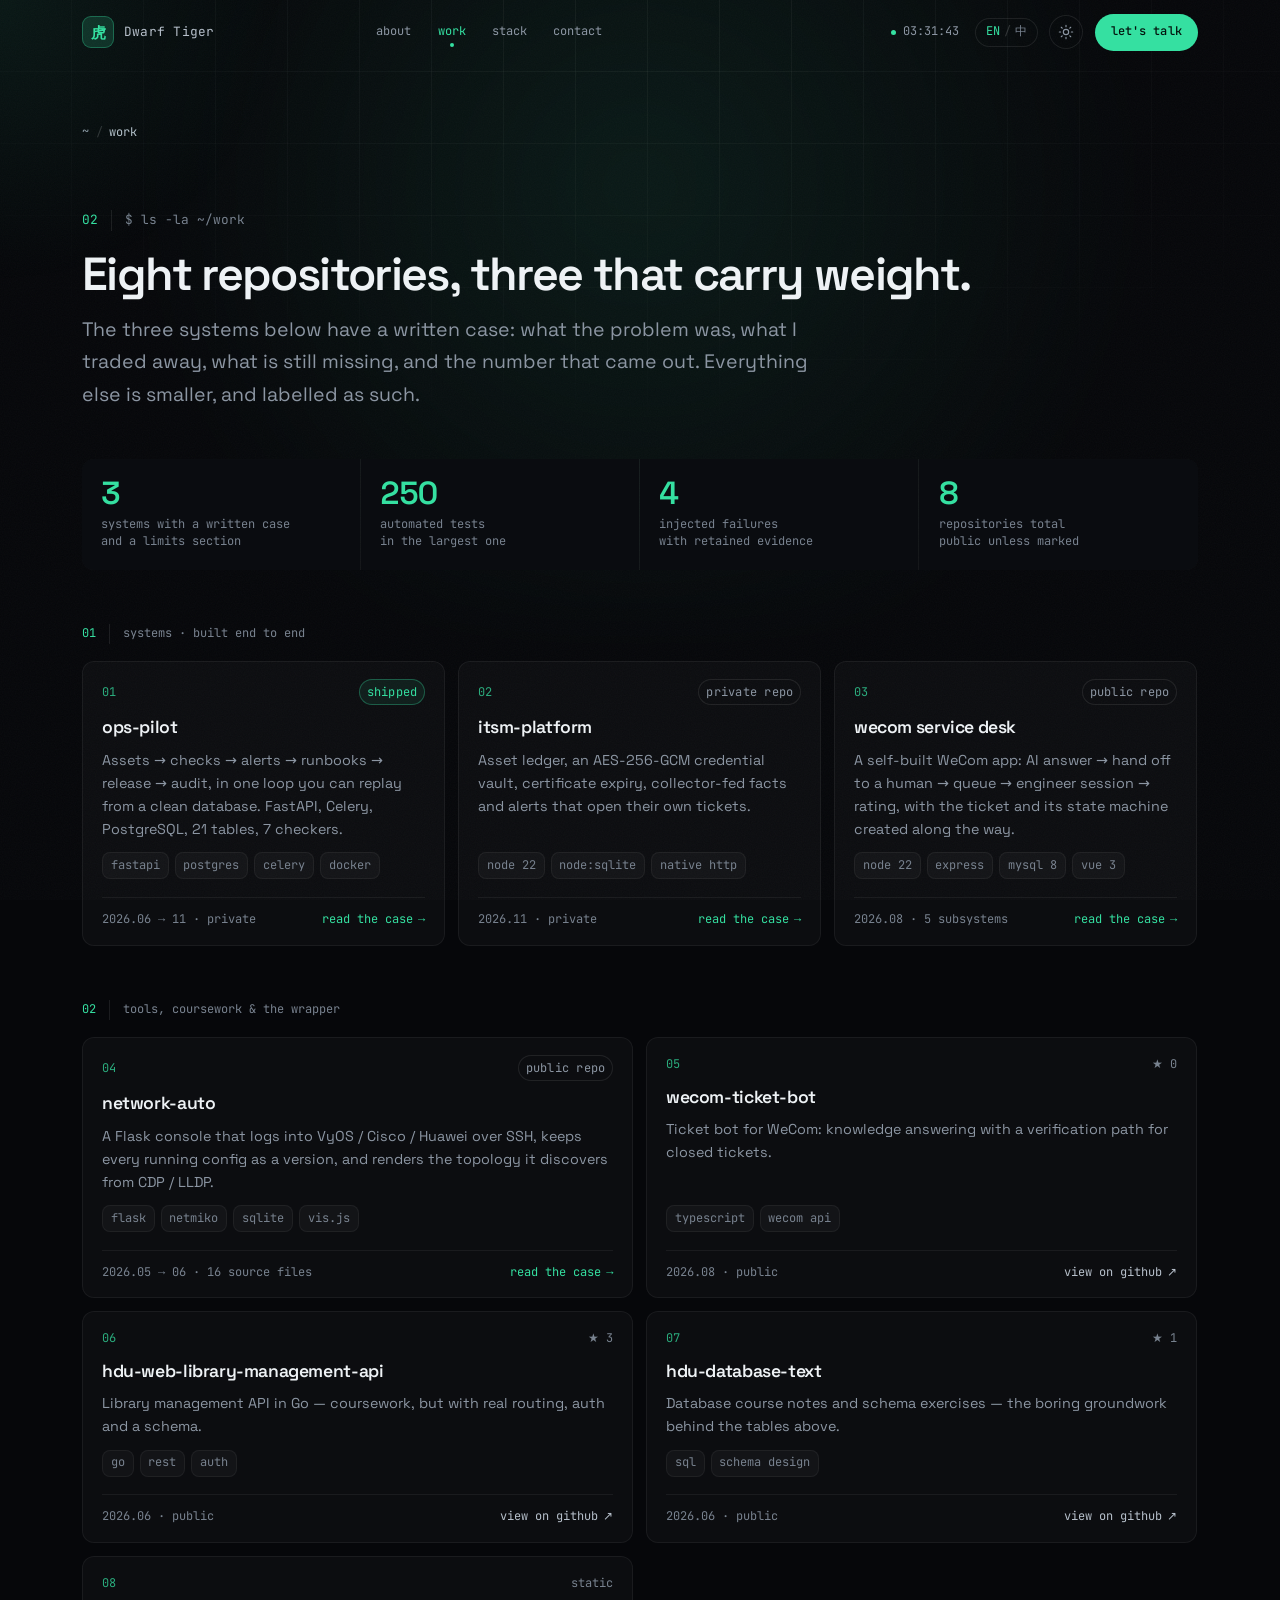
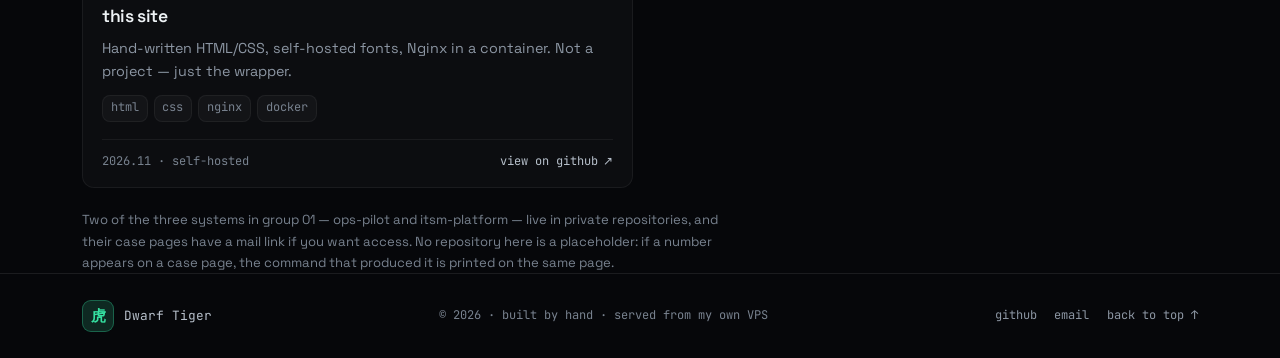
<file: projects.html>
<!DOCTYPE html>
<html lang="en" data-theme="dark">
<head>
<meta charset="UTF-8">
<meta name="viewport" content="width=device-width, initial-scale=1.0">
<title data-i18n-doc="idx.title">Projects — Dwarf Tiger</title>
<meta name="description" data-i18n-doc="idx.desc" content="Eight repositories: three systems built end to end with a written case, a network tool, a bot, two pieces of coursework and this page. Public links where they exist.">
<meta name="author" content="Dwarf Tiger">
<meta name="robots" content="index, follow">
<meta name="theme-color" content="#06070a">

<link rel="canonical" href="https://lowtighter.icu/projects.html">
<meta property="og:type" content="website">
<meta property="og:url" content="https://lowtighter.icu/projects.html">
<meta property="og:title" data-i18n-doc="idx.title" content="Projects — Dwarf Tiger">
<meta property="og:description" data-i18n-doc="idx.desc" content="Eight repositories: three systems built end to end with a written case, a network tool, a bot, two pieces of coursework and this page.">
<meta property="og:image" content="https://lowtighter.icu/assets/img/og.png">
<meta property="og:image:width" content="1200">
<meta property="og:image:height" content="630">
<meta name="twitter:card" content="summary_large_image">
<meta name="twitter:image" content="https://lowtighter.icu/assets/img/og.png">

<link rel="icon" href="data:image/svg+xml,%3Csvg xmlns='http://www.w3.org/2000/svg' viewBox='0 0 64 64'%3E%3Crect width='64' height='64' rx='14' fill='%2306070a'/%3E%3Ctext x='32' y='44' font-family='monospace' font-size='30' font-weight='700' fill='%2335e0a1' text-anchor='middle'%3EOD%3C/text%3E%3C/svg%3E">
<link rel="preload" href="assets/fonts/space-grotesk.woff2" as="font" type="font/woff2" crossorigin>
<link rel="preload" href="assets/fonts/jetbrains-mono.woff2" as="font" type="font/woff2" crossorigin>
<link rel="stylesheet" href="assets/css/style.css">

<script>
/* Theme + language boot — applied before first paint so there is no flash. */
(function () {
  var t = null, l = null;
  try { t = localStorage.getItem('odin-theme'); l = localStorage.getItem('odin-lang'); } catch (e) {}
  document.documentElement.setAttribute('data-theme', (t === 'light' || t === 'dark') ? t : 'dark');
  document.documentElement.setAttribute('lang', l === 'zh' ? 'zh' : 'en');
})();
</script>
<script>
document.documentElement.classList.add('js');
setTimeout(function () {
  if (!window.__odinReady) document.documentElement.classList.remove('js');
}, 1500);
</script>
</head>
<body id="top">

<a class="skip" href="#main" data-i18n="a11y.skip">Skip to content</a>

<div class="backdrop" aria-hidden="true">
  <div class="backdrop__grid"></div>
  <div class="backdrop__glow"></div>
  <div class="backdrop__grain"></div>
</div>
<div class="spotlight" id="spotlight" aria-hidden="true"></div>

<!-- ══════════════════ NAV ══════════════════ -->
<header class="nav" id="nav">
  <div class="nav__in">
    <a class="brand" href="index.html" aria-label="Dwarf Tiger — home">
      <span class="brand__mark">虎</span>
      <span class="brand__txt" data-i18n="brand.name">Dwarf Tiger</span>
    </a>

    <nav class="nav__links" id="navLinks" aria-label="Sections">
      <a href="index.html#about"   data-i18n="nav.about">about</a>
      <a href="projects.html" class="is-active" data-i18n="nav.work">work</a>
      <a href="index.html#stack"   data-i18n="nav.stack">stack</a>
      <a href="index.html#contact" data-i18n="nav.contact">contact</a>
    </nav>

    <div class="nav__right">
      <span class="clock" id="clock" title="Local time"><span class="clock__dot"></span><span id="clockTxt">00:00:00</span></span>

      <button class="langbtn" id="langBtn" type="button" aria-label="Switch language / 切换语言">
        <span data-lang="en" class="is-on">EN</span><span class="langbtn__slash">/</span><span data-lang="zh">中</span>
      </button>

      <button class="iconbtn" id="themeBtn" type="button" aria-label="Toggle theme" aria-pressed="false">
        <svg viewBox="0 0 24 24" width="16" height="16" fill="none" stroke="currentColor" stroke-width="1.7" stroke-linecap="round"><circle cx="12" cy="12" r="4"/><path d="M12 2v2M12 20v2M2 12h2M20 12h2M4.9 4.9l1.4 1.4M17.7 17.7l1.4 1.4M19.1 4.9l-1.4 1.4M6.3 17.7l-1.4 1.4"/></svg>
      </button>

      <a class="btn btn--sm" href="index.html#contact" data-i18n="nav.talk">let's talk</a>

      <button class="iconbtn nav__burger" id="burger" type="button" aria-label="Menu" aria-expanded="false">
        <svg viewBox="0 0 24 24" width="18" height="18" fill="none" stroke="currentColor" stroke-width="1.8" stroke-linecap="round"><path d="M4 7h16M4 12h16M4 17h16"/></svg>
      </button>
    </div>
  </div>
</header>

<main id="main">
<div class="wrap">

  <!-- ══════════════════ BREADCRUMB ══════════════════ -->
  <nav class="crumbs reveal" aria-label="Breadcrumb">
    <a href="index.html">~</a>
    <span class="crumbs__sep" aria-hidden="true">/</span>
    <span class="crumbs__here">work</span>
  </nav>

  <!-- ══════════════════ HEAD ══════════════════ -->
  <div class="phead">
    <p class="sec__cmd reveal" style="margin-top:1.6rem"><span class="sec__num">02</span> $ ls -la ~/work</p>
    <h1 class="phead__title reveal" style="--d:.05s" data-i18n="idx.h2">Eight repositories, three that carry weight.</h1>
    <p class="phead__lede reveal" style="--d:.1s" data-i18n="idx.sub">
      The three systems below have a written case: what the problem was, what I traded away,
      what is still missing, and the number that came out. Everything else is smaller, and
      labelled as such.
    </p>
  </div>

  <div class="kpis reveal" style="--d:.14s">
    <div><dd>3</dd><dt data-i18n="idx.k1">systems with a written case<br>and a limits section</dt></div>
    <div><dd>250</dd><dt data-i18n="idx.k2">automated tests<br>in the largest one</dt></div>
    <div><dd>4</dd><dt data-i18n="idx.k3">injected failures<br>with retained evidence</dt></div>
    <div><dd>8</dd><dt data-i18n="idx.k4">repositories total<br>public unless marked</dt></div>
  </div>

  <!-- ══════════════════ GROUP 1 — systems ══════════════════ -->
  <section class="pgroup" aria-labelledby="g1">
    <p class="pgroup__h" id="g1"><b>01</b> <span data-i18n="idx.g1">systems · built end to end</span></p>

    <div class="pcards pcards--3">

      <a class="pcard reveal" href="projects/ops-pilot.html">
        <div class="pcard__top">
          <span class="pcard__no">01</span>
          <span class="pill pill--live" data-i18n="c1.pill">shipped</span>
        </div>
        <h3 class="pcard__title">ops-pilot</h3>
        <p class="pcard__desc" data-i18n="c1.lede">
          Assets → checks → alerts → runbooks → release → audit, in one loop you can replay
          from a clean database. FastAPI, Celery, PostgreSQL, 21 tables, 7 checkers.
        </p>
        <ul class="chips"><li>fastapi</li><li>postgres</li><li>celery</li><li>docker</li></ul>
        <div class="pcard__foot">
          <span>2026.06 → 11 · <span data-i18n="p1.repo">private</span></span>
          <span class="pcard__go"><span data-i18n="pcard.go">read the case</span> <i>→</i></span>
        </div>
      </a>

      <a class="pcard reveal" style="--d:.05s" href="projects/itsm.html">
        <div class="pcard__top">
          <span class="pcard__no">02</span>
          <span class="pill" data-i18n="c4.pill">private repo</span>
        </div>
        <h3 class="pcard__title">itsm-platform</h3>
        <p class="pcard__desc" data-i18n="c4.lede">
          Asset ledger, an AES-256-GCM credential vault, certificate expiry, collector-fed facts
          and alerts that open their own tickets.
        </p>
        <ul class="chips"><li>node 22</li><li>node:sqlite</li><li>native http</li></ul>
        <div class="pcard__foot">
          <span>2026.11 · <span data-i18n="p4.repo">private</span></span>
          <span class="pcard__go"><span data-i18n="pcard.go">read the case</span> <i>→</i></span>
        </div>
      </a>

      <a class="pcard reveal" style="--d:.1s" href="projects/wecom-desk.html">
        <div class="pcard__top">
          <span class="pcard__no">03</span>
          <span class="pill" data-i18n="c3.pill">public repo</span>
        </div>
        <h3 class="pcard__title">wecom service desk</h3>
        <p class="pcard__desc" data-i18n="c3.lede">
          A self-built WeCom app: AI answer → hand off to a human → queue → engineer session
          → rating, with the ticket and its state machine created along the way.
        </p>
        <ul class="chips"><li>node 22</li><li>express</li><li>mysql 8</li><li>vue 3</li></ul>
        <div class="pcard__foot">
          <span>2026.08 · 5 <span data-i18n="idx.subsystems">subsystems</span></span>
          <span class="pcard__go"><span data-i18n="pcard.go">read the case</span> <i>→</i></span>
        </div>
      </a>

    </div>
  </section>

  <!-- ══════════════════ GROUP 2 — everything else ══════════════════
       Five cards, two columns; the last row does not need to close. -->
  <section class="pgroup" aria-labelledby="g2">
    <p class="pgroup__h" id="g2"><b>02</b> <span data-i18n="idx.g2">tools, coursework &amp; the wrapper</span></p>

    <div class="pcards">

      <a class="pcard reveal" href="projects/network-auto.html">
        <div class="pcard__top">
          <span class="pcard__no">04</span>
          <span class="pill" data-i18n="c2.pill">public repo</span>
        </div>
        <h3 class="pcard__title">network-auto</h3>
        <p class="pcard__desc" data-i18n="c2.lede">
          A Flask console that logs into VyOS / Cisco / Huawei over SSH, keeps every running
          config as a version, and renders the topology it discovers from CDP / LLDP.
        </p>
        <ul class="chips"><li>flask</li><li>netmiko</li><li>sqlite</li><li>vis.js</li></ul>
        <div class="pcard__foot">
          <span>2026.05 &rarr; 06 &middot; 16 <span data-i18n="idx.files">source files</span></span>
          <span class="pcard__go"><span data-i18n="pcard.go">read the case</span> <i>&rarr;</i></span>
        </div>
      </a>

      <a class="pcard pcard--ext reveal" href="https://github.com/yangchuan281/wecom-ticket-bot" target="_blank" rel="noopener">
        <div class="pcard__top">
          <span class="pcard__no">05</span>
          <span class="repo__star">★ 0</span>
        </div>
        <h3 class="pcard__title">wecom-ticket-bot</h3>
        <p class="pcard__desc" data-i18n="repo.3.d">
          Ticket bot for WeCom: knowledge answering with a verification path for closed tickets.
        </p>
        <ul class="chips"><li>typescript</li><li>wecom api</li></ul>
        <div class="pcard__foot">
          <span>2026.08 · public</span>
          <span class="pcard__go"><span data-i18n="pcard.ext">view on github</span> <i>↗</i></span>
        </div>
      </a>

      <a class="pcard pcard--ext reveal" style="--d:.1s" href="https://github.com/yangchuan281/hdu-web-library-management-api" target="_blank" rel="noopener">
        <div class="pcard__top">
          <span class="pcard__no">06</span>
          <span class="repo__star">★ 3</span>
        </div>
        <h3 class="pcard__title">hdu-web-library-management-api</h3>
        <p class="pcard__desc" data-i18n="repo.4.d">
          Library management API in Go — coursework, but with real routing, auth and a schema.
        </p>
        <ul class="chips"><li>go</li><li>rest</li><li>auth</li></ul>
        <div class="pcard__foot">
          <span>2026.06 · public</span>
          <span class="pcard__go"><span data-i18n="pcard.ext">view on github</span> <i>↗</i></span>
        </div>
      </a>

      <a class="pcard pcard--ext reveal" style="--d:.15s" href="https://github.com/yangchuan281/hdu-database-text" target="_blank" rel="noopener">
        <div class="pcard__top">
          <span class="pcard__no">07</span>
          <span class="repo__star">★ 1</span>
        </div>
        <h3 class="pcard__title">hdu-database-text</h3>
        <p class="pcard__desc" data-i18n="repo.5.d">
          Database course notes and schema exercises — the boring groundwork behind the tables above.
        </p>
        <ul class="chips"><li>sql</li><li>schema design</li></ul>
        <div class="pcard__foot">
          <span>2026.06 · public</span>
          <span class="pcard__go"><span data-i18n="pcard.ext">view on github</span> <i>↗</i></span>
        </div>
      </a>

      <a class="pcard pcard--ext reveal" style="--d:.2s" href="https://github.com/yangchuan281" target="_blank" rel="noopener">
        <div class="pcard__top">
          <span class="pcard__no">08</span>
          <span class="repo__star" data-i18n="repo.6.tag">static</span>
        </div>
        <h3 class="pcard__title">this site</h3>
        <p class="pcard__desc" data-i18n="repo.6.d">
          Hand-written HTML/CSS, self-hosted fonts, Nginx in a container. Not a project — just the wrapper.
        </p>
        <ul class="chips"><li>html</li><li>css</li><li>nginx</li><li>docker</li></ul>
        <div class="pcard__foot">
          <span>2026.11 · <span data-i18n="idx.selfhost">self-hosted</span></span>
          <span class="pcard__go"><span data-i18n="pcard.ext">view on github</span> <i>↗</i></span>
        </div>
      </a>

    </div>
  </section>

  <p class="repos__note reveal" data-i18n-html="idx.note">
    Two of the three systems in group 01 — ops-pilot and itsm-platform — live in private
    repositories, and their case pages have a mail link if you want access. No repository here
    is a placeholder: if a number appears on a case page, the command that produced it is
    printed on the same page.
  </p>

</div>
</main>

<!-- ══════════════════ FOOTER ══════════════════ -->
<footer class="foot">
  <div class="wrap foot__in">
    <div class="foot__brand">
      <span class="brand__mark">虎</span>
      <span data-i18n="brand.name">Dwarf Tiger</span>
    </div>
    <p class="foot__meta">© <span id="year">2026</span> · <span data-i18n="foot.meta">built by hand · served from my own VPS</span></p>
    <nav class="foot__links" aria-label="Elsewhere">
      <a href="https://github.com/yangchuan281" target="_blank" rel="noopener">github</a>
      <a href="mailto:18295659278@163.com" data-i18n="foot.email">email</a>
      <a href="#top" data-i18n="foot.top">back to top ↑</a>
    </nav>
  </div>
</footer>

<script src="assets/js/i18n.js" defer></script>
<script src="assets/js/main.js" defer></script>
</body>
</html>
</file>
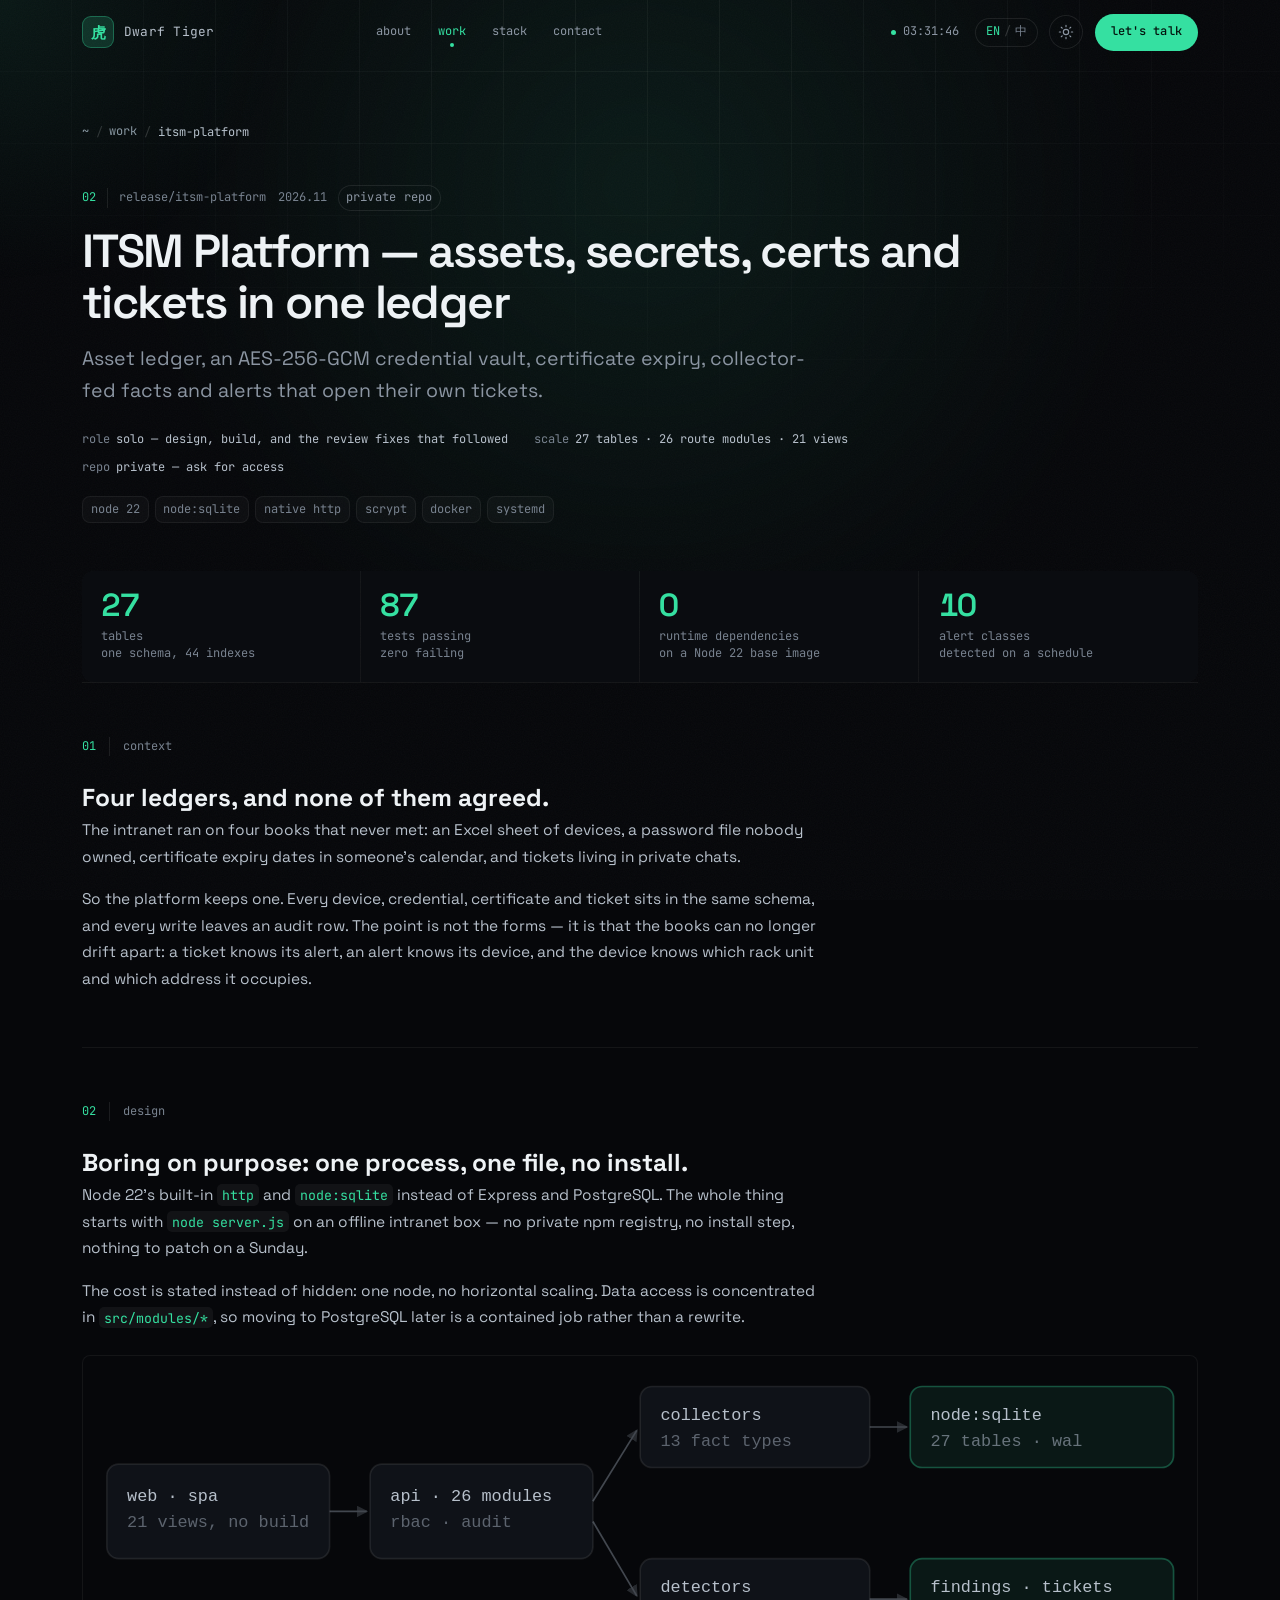
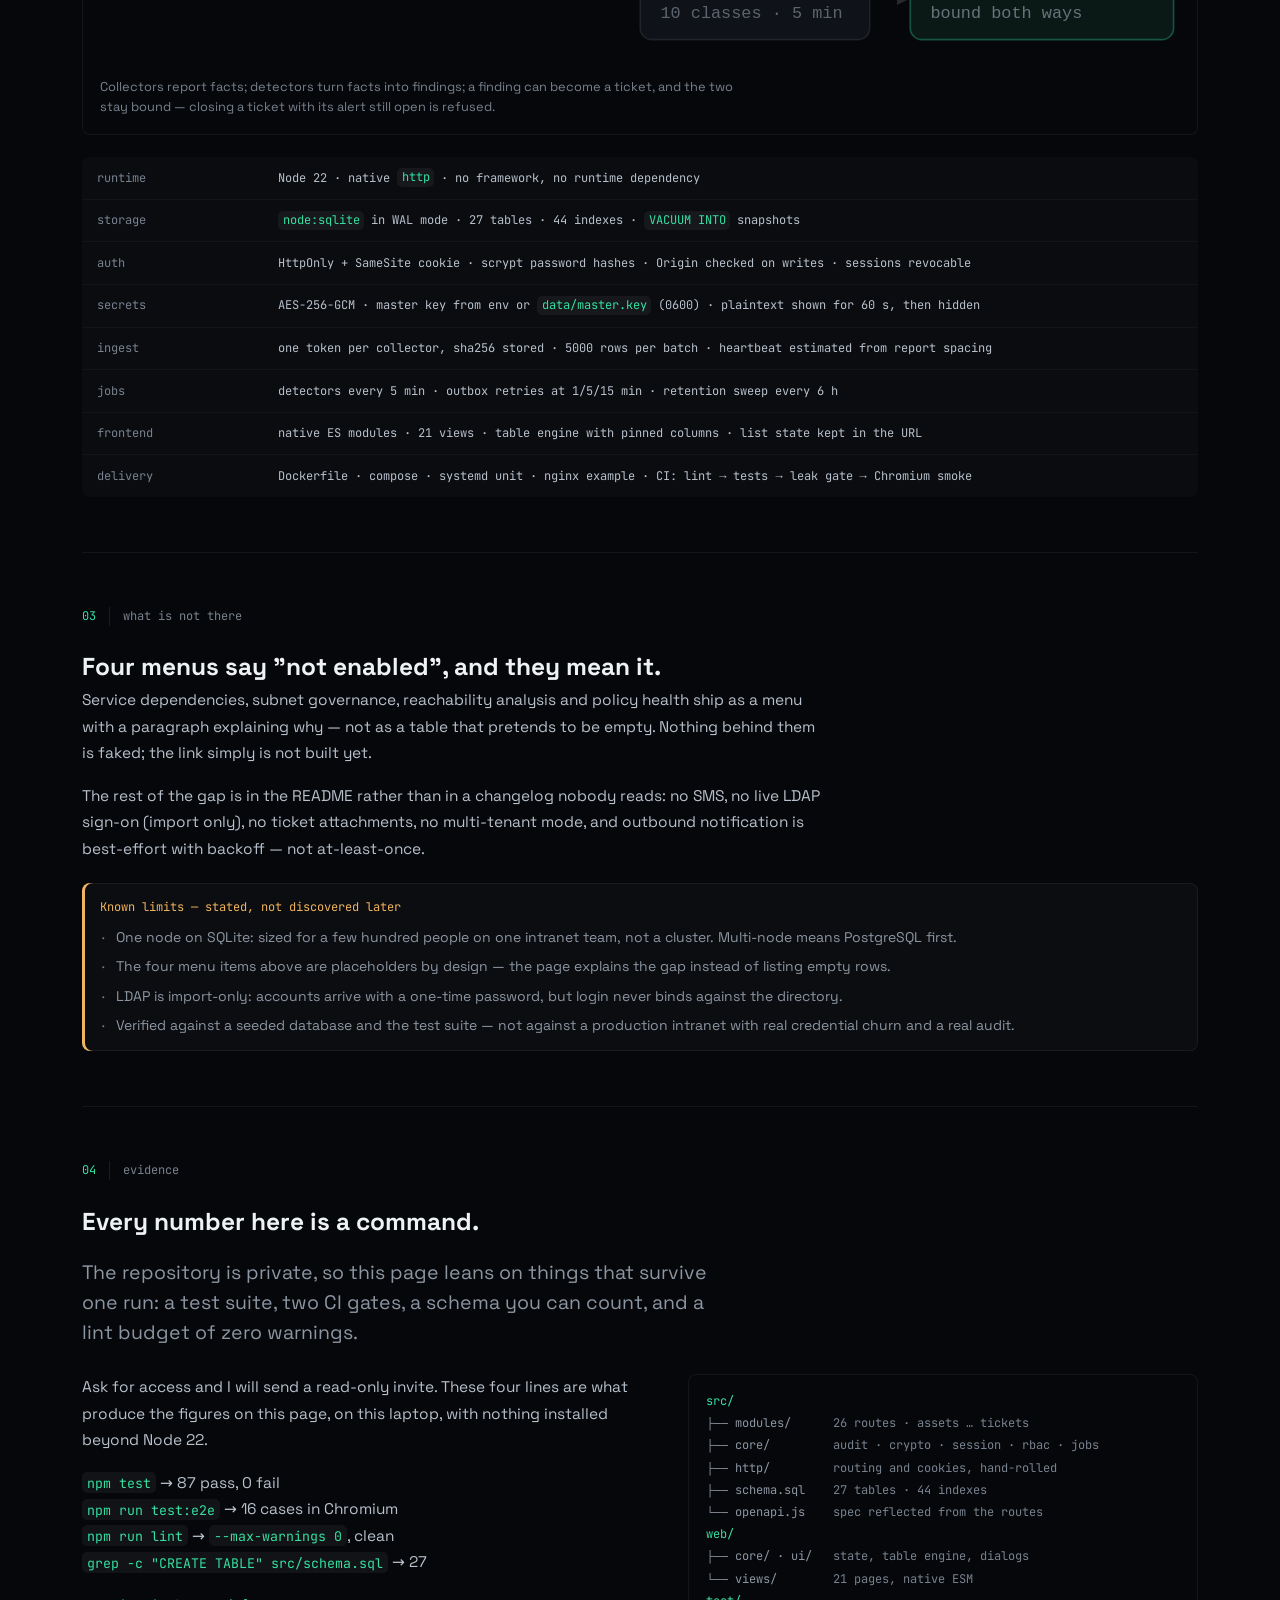
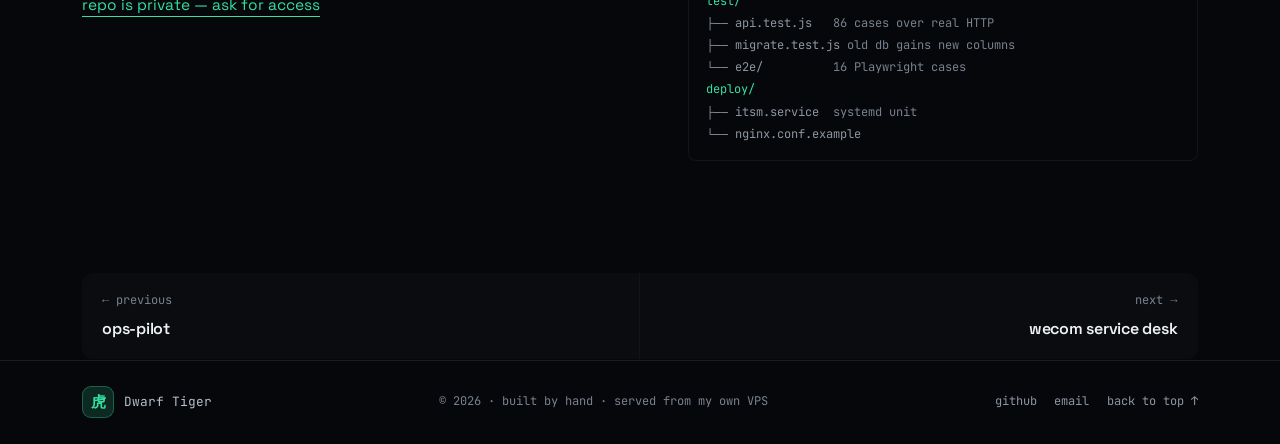
<file: projects/itsm.html>
<!DOCTYPE html>
<html lang="en" data-theme="dark">
<head>
<meta charset="UTF-8">
<meta name="viewport" content="width=device-width, initial-scale=1.0">
<title data-i18n-doc="p4.title">itsm-platform — assets, secrets, certs and tickets in one ledger · Dwarf Tiger</title>
<meta name="description" data-i18n-doc="p4.desc" content="Case study: a self-hosted ITSM platform for a company intranet. 27 tables, an AES-256-GCM credential vault, collector-fed facts, alerts that open their own tickets. Node 22 native http and node:sqlite — zero runtime dependencies.">
<meta name="author" content="Dwarf Tiger">
<meta name="robots" content="index, follow">
<meta name="theme-color" content="#06070a">

<link rel="canonical" href="https://lowtighter.icu/projects/itsm.html">
<meta property="og:type" content="article">
<meta property="og:url" content="https://lowtighter.icu/projects/itsm.html">
<meta property="og:title" data-i18n-doc="p4.title" content="itsm-platform — assets, secrets, certs and tickets in one ledger · Dwarf Tiger">
<meta property="og:description" data-i18n-doc="p4.desc" content="A self-hosted ITSM platform for a company intranet: 27 tables, an encrypted credential vault, collector-fed facts, alerts that open their own tickets.">
<meta property="og:image" content="https://lowtighter.icu/assets/img/og.png">
<meta property="og:image:width" content="1200">
<meta property="og:image:height" content="630">
<meta name="twitter:card" content="summary_large_image">
<meta name="twitter:image" content="https://lowtighter.icu/assets/img/og.png">

<link rel="icon" href="data:image/svg+xml,%3Csvg xmlns='http://www.w3.org/2000/svg' viewBox='0 0 64 64'%3E%3Crect width='64' height='64' rx='14' fill='%2306070a'/%3E%3Ctext x='32' y='44' font-family='monospace' font-size='30' font-weight='700' fill='%2335e0a1' text-anchor='middle'%3EOD%3C/text%3E%3C/svg%3E">
<link rel="preload" href="../assets/fonts/space-grotesk.woff2" as="font" type="font/woff2" crossorigin>
<link rel="preload" href="../assets/fonts/jetbrains-mono.woff2" as="font" type="font/woff2" crossorigin>
<link rel="stylesheet" href="../assets/css/style.css">

<script>
(function () {
  var t = null, l = null;
  try { t = localStorage.getItem('odin-theme'); l = localStorage.getItem('odin-lang'); } catch (e) {}
  document.documentElement.setAttribute('data-theme', (t === 'light' || t === 'dark') ? t : 'dark');
  document.documentElement.setAttribute('lang', l === 'zh' ? 'zh' : 'en');
})();
</script>
<script>
document.documentElement.classList.add('js');
setTimeout(function () {
  if (!window.__odinReady) document.documentElement.classList.remove('js');
}, 1500);
</script>
</head>
<body id="top">

<a class="skip" href="#main" data-i18n="a11y.skip">Skip to content</a>

<div class="backdrop" aria-hidden="true">
  <div class="backdrop__grid"></div>
  <div class="backdrop__glow"></div>
  <div class="backdrop__grain"></div>
</div>
<div class="spotlight" id="spotlight" aria-hidden="true"></div>

<header class="nav" id="nav">
  <div class="nav__in">
    <a class="brand" href="../index.html" aria-label="Dwarf Tiger — home">
      <span class="brand__mark">虎</span>
      <span class="brand__txt" data-i18n="brand.name">Dwarf Tiger</span>
    </a>

    <nav class="nav__links" id="navLinks" aria-label="Sections">
      <a href="../index.html#about"   data-i18n="nav.about">about</a>
      <a href="../projects.html" class="is-active" data-i18n="nav.work">work</a>
      <a href="../index.html#stack"   data-i18n="nav.stack">stack</a>
      <a href="../index.html#contact" data-i18n="nav.contact">contact</a>
    </nav>

    <div class="nav__right">
      <span class="clock" id="clock" title="Local time"><span class="clock__dot"></span><span id="clockTxt">00:00:00</span></span>

      <button class="langbtn" id="langBtn" type="button" aria-label="Switch language / 切换语言">
        <span data-lang="en" class="is-on">EN</span><span class="langbtn__slash">/</span><span data-lang="zh">中</span>
      </button>

      <button class="iconbtn" id="themeBtn" type="button" aria-label="Toggle theme" aria-pressed="false">
        <svg viewBox="0 0 24 24" width="16" height="16" fill="none" stroke="currentColor" stroke-width="1.7" stroke-linecap="round"><circle cx="12" cy="12" r="4"/><path d="M12 2v2M12 20v2M2 12h2M20 12h2M4.9 4.9l1.4 1.4M17.7 17.7l1.4 1.4M19.1 4.9l-1.4 1.4M6.3 17.7l-1.4 1.4"/></svg>
      </button>

      <a class="btn btn--sm" href="../index.html#contact" data-i18n="nav.talk">let's talk</a>

      <button class="iconbtn nav__burger" id="burger" type="button" aria-label="Menu" aria-expanded="false">
        <svg viewBox="0 0 24 24" width="18" height="18" fill="none" stroke="currentColor" stroke-width="1.8" stroke-linecap="round"><path d="M4 7h16M4 12h16M4 17h16"/></svg>
      </button>
    </div>
  </div>
</header>

<main id="main">
<div class="wrap">

  <nav class="crumbs reveal" aria-label="Breadcrumb">
    <a href="../index.html">~</a>
    <span class="crumbs__sep" aria-hidden="true">/</span>
    <a href="../projects.html">work</a>
    <span class="crumbs__sep" aria-hidden="true">/</span>
    <span class="crumbs__here">itsm-platform</span>
  </nav>

  <header class="phead">
    <p class="phead__no reveal">
      <b>02</b>
      <span>release/itsm-platform</span>
      <span class="entry__date">2026.11</span>
      <span class="pill" data-i18n="c4.pill">private repo</span>
    </p>

    <h1 class="phead__title reveal" style="--d:.05s" data-i18n="p4.h1">ITSM Platform — assets, secrets, certs and tickets in one ledger</h1>

    <p class="phead__lede reveal" style="--d:.1s" data-i18n="c4.lede">
      Asset ledger, an AES-256-GCM credential vault, certificate expiry, collector-fed facts
      and alerts that open their own tickets.
    </p>

    <dl class="phead__meta reveal" style="--d:.14s">
      <div><dt data-i18n="label.role">role</dt> <dd><b data-i18n="p4.role">solo — design, build, and the review fixes that followed</b></dd></div>
      <div><dt data-i18n="label.scale">scale</dt> <dd><b>27 <span data-i18n="p4.tables">tables</span> · 26 <span data-i18n="p4.modules">route modules</span> · 21 <span data-i18n="p4.views">views</span></b></dd></div>
      <div><dt data-i18n="label.repo">repo</dt> <dd><b><a href="mailto:18295659278@163.com?subject=itsm-platform%20repo%20access" data-i18n="c4.repo">private — ask for access</a></b></dd></div>
    </dl>

    <ul class="chips reveal" style="--d:.18s"><li>node 22</li><li>node:sqlite</li><li>native http</li><li>scrypt</li><li>docker</li><li>systemd</li></ul>
  </header>

  <dl class="kpis reveal" style="--d:.22s">
    <div><dd>27</dd><dt data-i18n="p4.k1">tables<br>one schema, 44 indexes</dt></div>
    <div><dd>87</dd><dt data-i18n="p4.k2">tests passing<br>zero failing</dt></div>
    <div><dd>0</dd><dt data-i18n="p4.k3">runtime dependencies<br>on a Node 22 base image</dt></div>
    <div><dd>10</dd><dt data-i18n="p4.k4">alert classes<br>detected on a schedule</dt></div>
  </dl>

  <!-- 01 context -->
  <section class="psec">
    <p class="psec__h reveal"><b>01</b> <span>context</span></p>
    <h2 class="reveal" style="--d:.05s" data-i18n="p4.h.context">Four ledgers, and none of them agreed.</h2>

    <div class="prose reveal" style="--d:.1s">
      <p data-i18n="c4.problem">
        The intranet ran on four books that never met: an Excel sheet of devices, a password
        file nobody owned, certificate expiry dates in someone's calendar, and tickets living
        in private chats.
      </p>
      <p data-i18n="p4.context.p2">
        So the platform keeps one. Every device, credential, certificate and ticket sits in the
        same schema, and every write leaves an audit row. The point is not the forms — it is that
        the books can no longer drift apart: a ticket knows its alert, an alert knows its device,
        and the device knows which rack unit and which address it occupies.
      </p>
    </div>
  </section>

  <!-- 02 design -->
  <section class="psec">
    <p class="psec__h reveal"><b>02</b> <span>design</span></p>
    <h2 class="reveal" style="--d:.05s" data-i18n="p4.h.design">Boring on purpose: one process, one file, no install.</h2>

    <div class="prose reveal" style="--d:.1s">
      <p data-i18n="c4.tradeoff">
        Node 22's built-in <code>http</code> and <code>node:sqlite</code> instead of Express and
        PostgreSQL. The whole thing starts with <code>node server.js</code> on an offline intranet
        box — no private npm registry, no install step, nothing to patch on a Sunday.
      </p>
      <p data-i18n="p4.design.p2">
        The cost is stated instead of hidden: one node, no horizontal scaling. Data access is
        concentrated in <code>src/modules/*</code>, so moving to PostgreSQL later is a contained
        job rather than a rewrite.
      </p>
    </div>

    <figure class="diagram reveal" style="--d:.14s">
      <svg viewBox="0 0 640 172" role="img" aria-labelledby="dg4" preserveAspectRatio="xMidYMid meet">
        <title id="dg4">ITSM platform flow: a build-free SPA talks to a native http API with 26 route modules and role checks; collectors push 13 kinds of facts through per-agent ingest tokens; the scheduler runs 10 alert detectors every five minutes; findings and tickets are bound in both directions; everything lands in one SQLite file with 27 tables.</title>
        <defs>
          <marker id="ar4" markerWidth="7" markerHeight="7" refX="6" refY="3.5" orient="auto">
            <path d="M0,0 L7,3.5 L0,7 z" fill="currentColor" opacity=".55"/>
          </marker>
        </defs>
        <g font-family="ui-monospace, monospace" font-size="10" fill="currentColor">
          <rect x="4" y="54" width="132" height="56" rx="7" class="dg-box"/>
          <text x="16" y="76" class="dg-t">web · spa</text>
          <text x="16" y="91" class="dg-s" opacity=".62">21 views, no build</text>

          <rect x="160" y="54" width="132" height="56" rx="7" class="dg-box"/>
          <text x="172" y="76" class="dg-t">api · 26 modules</text>
          <text x="172" y="91" class="dg-s" opacity=".62">rbac · audit</text>

          <rect x="320" y="8" width="136" height="48" rx="7" class="dg-box"/>
          <text x="332" y="28" class="dg-t">collectors</text>
          <text x="332" y="43" class="dg-s" opacity=".62">13 fact types</text>

          <rect x="320" y="110" width="136" height="48" rx="7" class="dg-box"/>
          <text x="332" y="130" class="dg-t">detectors</text>
          <text x="332" y="145" class="dg-s" opacity=".62">10 classes · 5 min</text>

          <rect x="480" y="8" width="156" height="48" rx="7" class="dg-box dg-box--key"/>
          <text x="492" y="28" class="dg-t">node:sqlite</text>
          <text x="492" y="43" class="dg-s" opacity=".72">27 tables · wal</text>

          <rect x="480" y="110" width="156" height="48" rx="7" class="dg-box dg-box--key"/>
          <text x="492" y="130" class="dg-t">findings · tickets</text>
          <text x="492" y="145" class="dg-s" opacity=".72">bound both ways</text>

          <g stroke="currentColor" stroke-width="1" opacity=".45" fill="none" marker-end="url(#ar4)">
            <path d="M136 82 H158"/>
            <path d="M292 76 L318 34"/>
            <path d="M292 88 L318 132"/>
            <path d="M456 32 H478"/>
            <path d="M456 134 H478"/>
          </g>
        </g>
      </svg>
      <figcaption data-i18n="c4.cap">
        Collectors report facts; detectors turn facts into findings; a finding can become a ticket,
        and the two stay bound — closing a ticket with its alert still open is refused.
      </figcaption>
    </figure>

    <div class="spec reveal" style="--d:.18s">
      <div><dt>runtime</dt><dd>Node 22 · native <code>http</code> · no framework, no runtime dependency</dd></div>
      <div><dt>storage</dt><dd><code>node:sqlite</code> in WAL mode · 27 tables · 44 indexes · <code>VACUUM INTO</code> snapshots</dd></div>
      <div><dt>auth</dt><dd>HttpOnly + SameSite cookie · scrypt password hashes · Origin checked on writes · sessions revocable</dd></div>
      <div><dt>secrets</dt><dd>AES-256-GCM · master key from env or <code>data/master.key</code> (0600) · plaintext shown for 60 s, then hidden</dd></div>
      <div><dt>ingest</dt><dd>one token per collector, sha256 stored · 5000 rows per batch · heartbeat estimated from report spacing</dd></div>
      <div><dt>jobs</dt><dd>detectors every 5 min · outbox retries at 1/5/15 min · retention sweep every 6 h</dd></div>
      <div><dt>frontend</dt><dd>native ES modules · 21 views · table engine with pinned columns · list state kept in the URL</dd></div>
      <div><dt>delivery</dt><dd>Dockerfile · compose · systemd unit · nginx example · CI: lint → tests → leak gate → Chromium smoke</dd></div>
    </div>
  </section>

  <!-- 03 limits -->
  <section class="psec">
    <p class="psec__h reveal"><b>03</b> <span>what is not there</span></p>
    <h2 class="reveal" style="--d:.05s" data-i18n="p4.h.fail">Four menus say "not enabled", and they mean it.</h2>

    <div class="prose reveal" style="--d:.1s">
      <p data-i18n="c4.fail">
        Service dependencies, subnet governance, reachability analysis and policy health ship as
        a menu with a paragraph explaining why — not as a table that pretends to be empty. Nothing
        behind them is faked; the link simply is not built yet.
      </p>
      <p data-i18n="p4.fail.p2">
        The rest of the gap is in the README rather than in a changelog nobody reads: no SMS, no
        live LDAP sign-on (import only), no ticket attachments, no multi-tenant mode, and outbound
        notification is best-effort with backoff — not at-least-once.
      </p>
    </div>

    <div class="bounds reveal" style="--d:.14s">
      <h4 data-i18n="p4.bounds.h">Known limits — stated, not discovered later</h4>
      <ul>
        <li data-i18n="p4.bounds.1">One node on SQLite: sized for a few hundred people on one intranet team, not a cluster. Multi-node means PostgreSQL first.</li>
        <li data-i18n="p4.bounds.2">The four menu items above are placeholders by design — the page explains the gap instead of listing empty rows.</li>
        <li data-i18n="p4.bounds.3">LDAP is import-only: accounts arrive with a one-time password, but login never binds against the directory.</li>
        <li data-i18n="p4.bounds.4">Verified against a seeded database and the test suite — not against a production intranet with real credential churn and a real audit.</li>
      </ul>
    </div>
  </section>

  <!-- 04 evidence -->
  <section class="psec">
    <p class="psec__h reveal"><b>04</b> <span>evidence</span></p>
    <h2 class="reveal" style="--d:.05s" data-i18n="p4.h.evidence">Every number here is a command.</h2>
    <p class="sec__sub reveal" style="--d:.1s" data-i18n="p4.evidence.sub">
      The repository is private, so this page leans on things that survive one run: a test suite,
      two CI gates, a schema you can count, and a lint budget of zero warnings.
    </p>

    <div class="psplit" style="margin-top:1.6rem">
      <div class="prose reveal" style="--d:.12s">
        <p data-i18n="p4.repro.p">
          Ask for access and I will send a read-only invite. These four lines are what produce the
          figures on this page, on this laptop, with nothing installed beyond Node 22.
        </p>
        <p>
          <code>npm test</code> → 87 pass, 0 fail<br>
          <code>npm run test:e2e</code> → 16 cases in Chromium<br>
          <code>npm run lint</code> → <code>--max-warnings 0</code>, clean<br>
          <code>grep -c "CREATE TABLE" src/schema.sql</code> → 27
        </p>
        <p>
          <a class="case__repo" style="margin-left:0" href="mailto:18295659278@163.com?subject=itsm-platform%20repo%20access" data-i18n="c4.repo">repo is private — ask for access</a>
        </p>
      </div>

      <pre class="tree reveal" style="--d:.16s"><code><b>src/</b>
├── modules/      <i>26 routes · assets … tickets</i>
├── core/         <i>audit · crypto · session · rbac · jobs</i>
├── http/         <i>routing and cookies, hand-rolled</i>
├── schema.sql    <i>27 tables · 44 indexes</i>
└── openapi.js    <i>spec reflected from the routes</i>
<b>web/</b>
├── core/ · ui/   <i>state, table engine, dialogs</i>
└── views/        <i>21 pages, native ESM</i>
<b>test/</b>
├── api.test.js   <i>86 cases over real HTTP</i>
├── migrate.test.js <i>old db gains new columns</i>
└── e2e/          <i>16 Playwright cases</i>
<b>deploy/</b>
├── itsm.service  <i>systemd unit</i>
└── nginx.conf.example</code></pre>
    </div>
  </section>

  <nav class="pnav reveal" aria-label="Project navigation">
    <a href="ops-pilot.html">
      <span class="pnav__k">← <span data-i18n="pnav.prev">previous</span></span>
      <span class="pnav__t">ops-pilot</span>
    </a>
    <a href="wecom-desk.html">
      <span class="pnav__k" data-i18n="pnav.next">next →</span>
      <span class="pnav__t">wecom service desk</span>
    </a>
  </nav>

</div>
</main>

<footer class="foot">
  <div class="wrap foot__in">
    <div class="foot__brand">
      <span class="brand__mark">虎</span>
      <span data-i18n="brand.name">Dwarf Tiger</span>
    </div>
    <p class="foot__meta">© <span id="year">2026</span> · <span data-i18n="foot.meta">built by hand · served from my own VPS</span></p>
    <nav class="foot__links" aria-label="Elsewhere">
      <a href="https://github.com/yangchuan281" target="_blank" rel="noopener">github</a>
      <a href="mailto:18295659278@163.com" data-i18n="foot.email">email</a>
      <a href="#top" data-i18n="foot.top">back to top ↑</a>
    </nav>
  </div>
</footer>

<div class="lb" id="lb" hidden>
  <button class="lb__close" id="lbClose" type="button" aria-label="Close">✕</button>
  <figure class="lb__fig">
    <img id="lbImg" alt="">
    <figcaption id="lbCap"></figcaption>
  </figure>
</div>

<script src="../assets/js/i18n.js" defer></script>
<script src="../assets/js/main.js" defer></script>
</body>
</html>
</file>
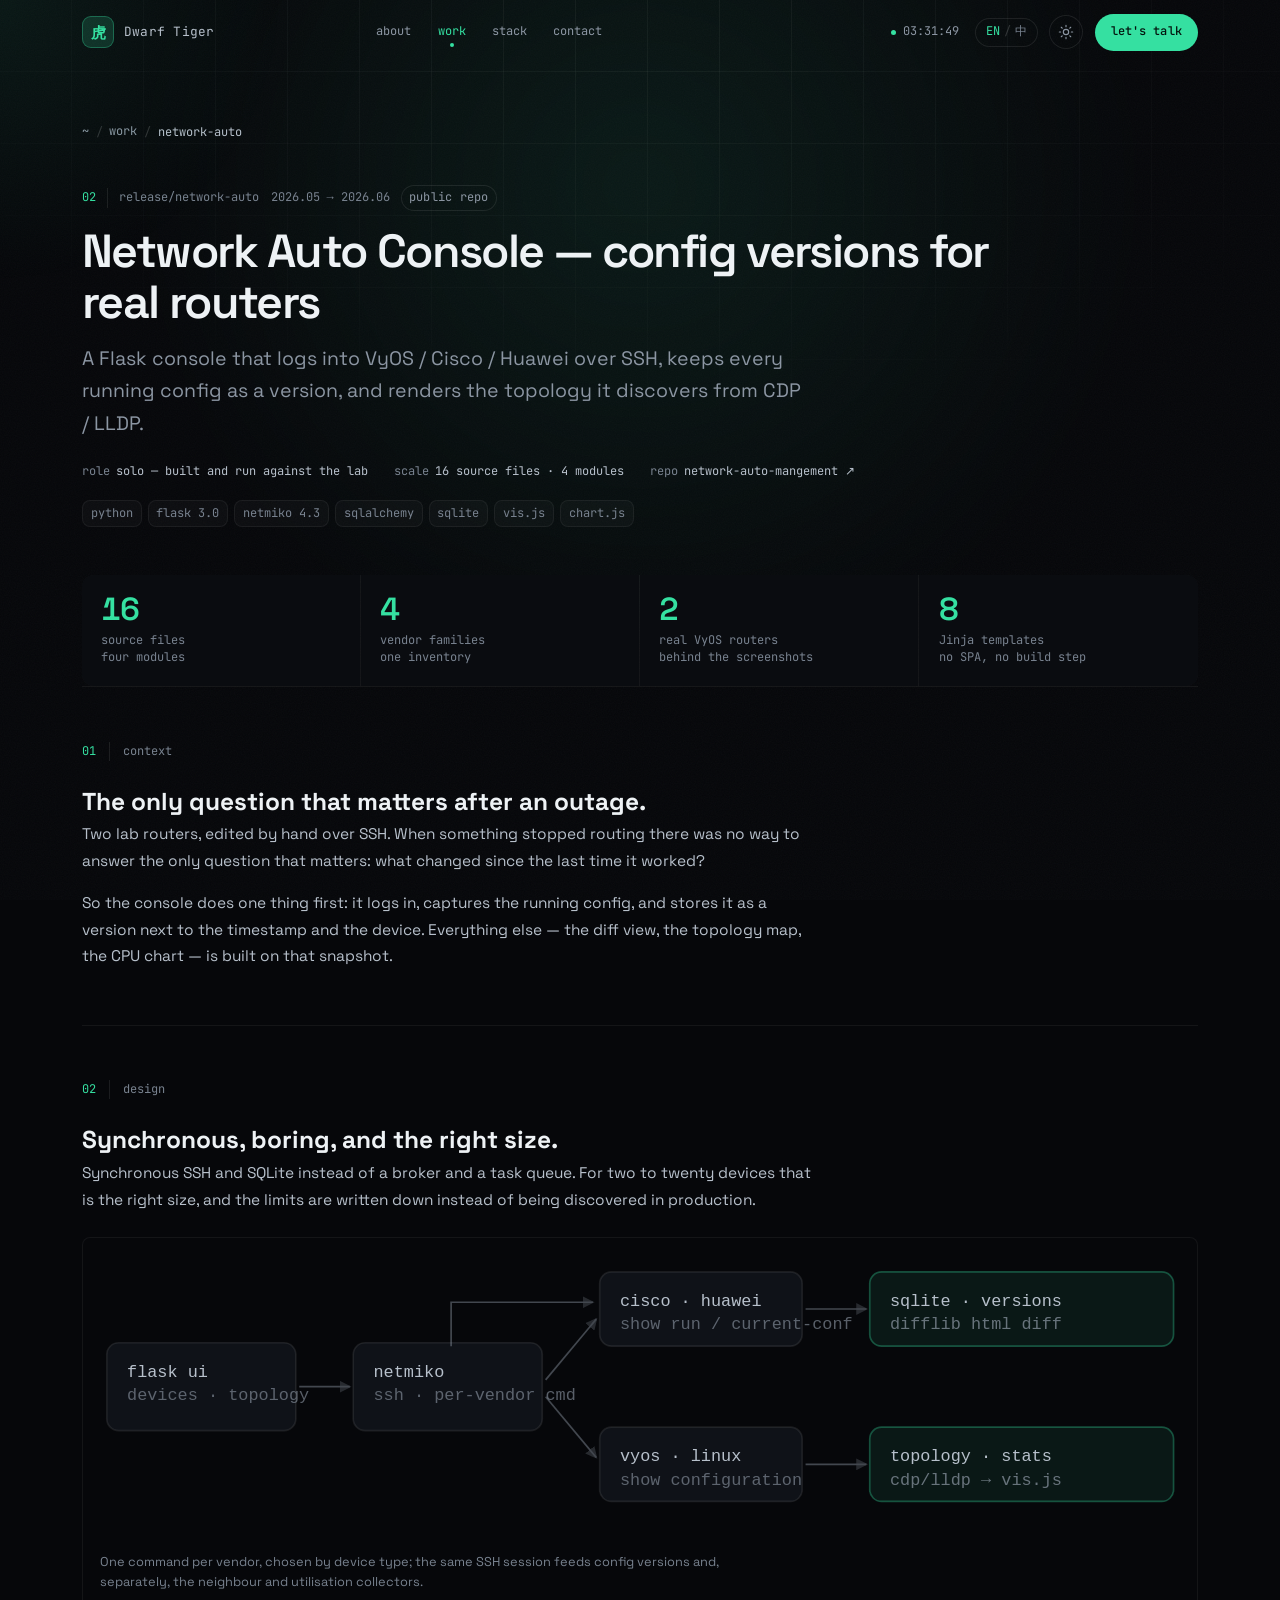
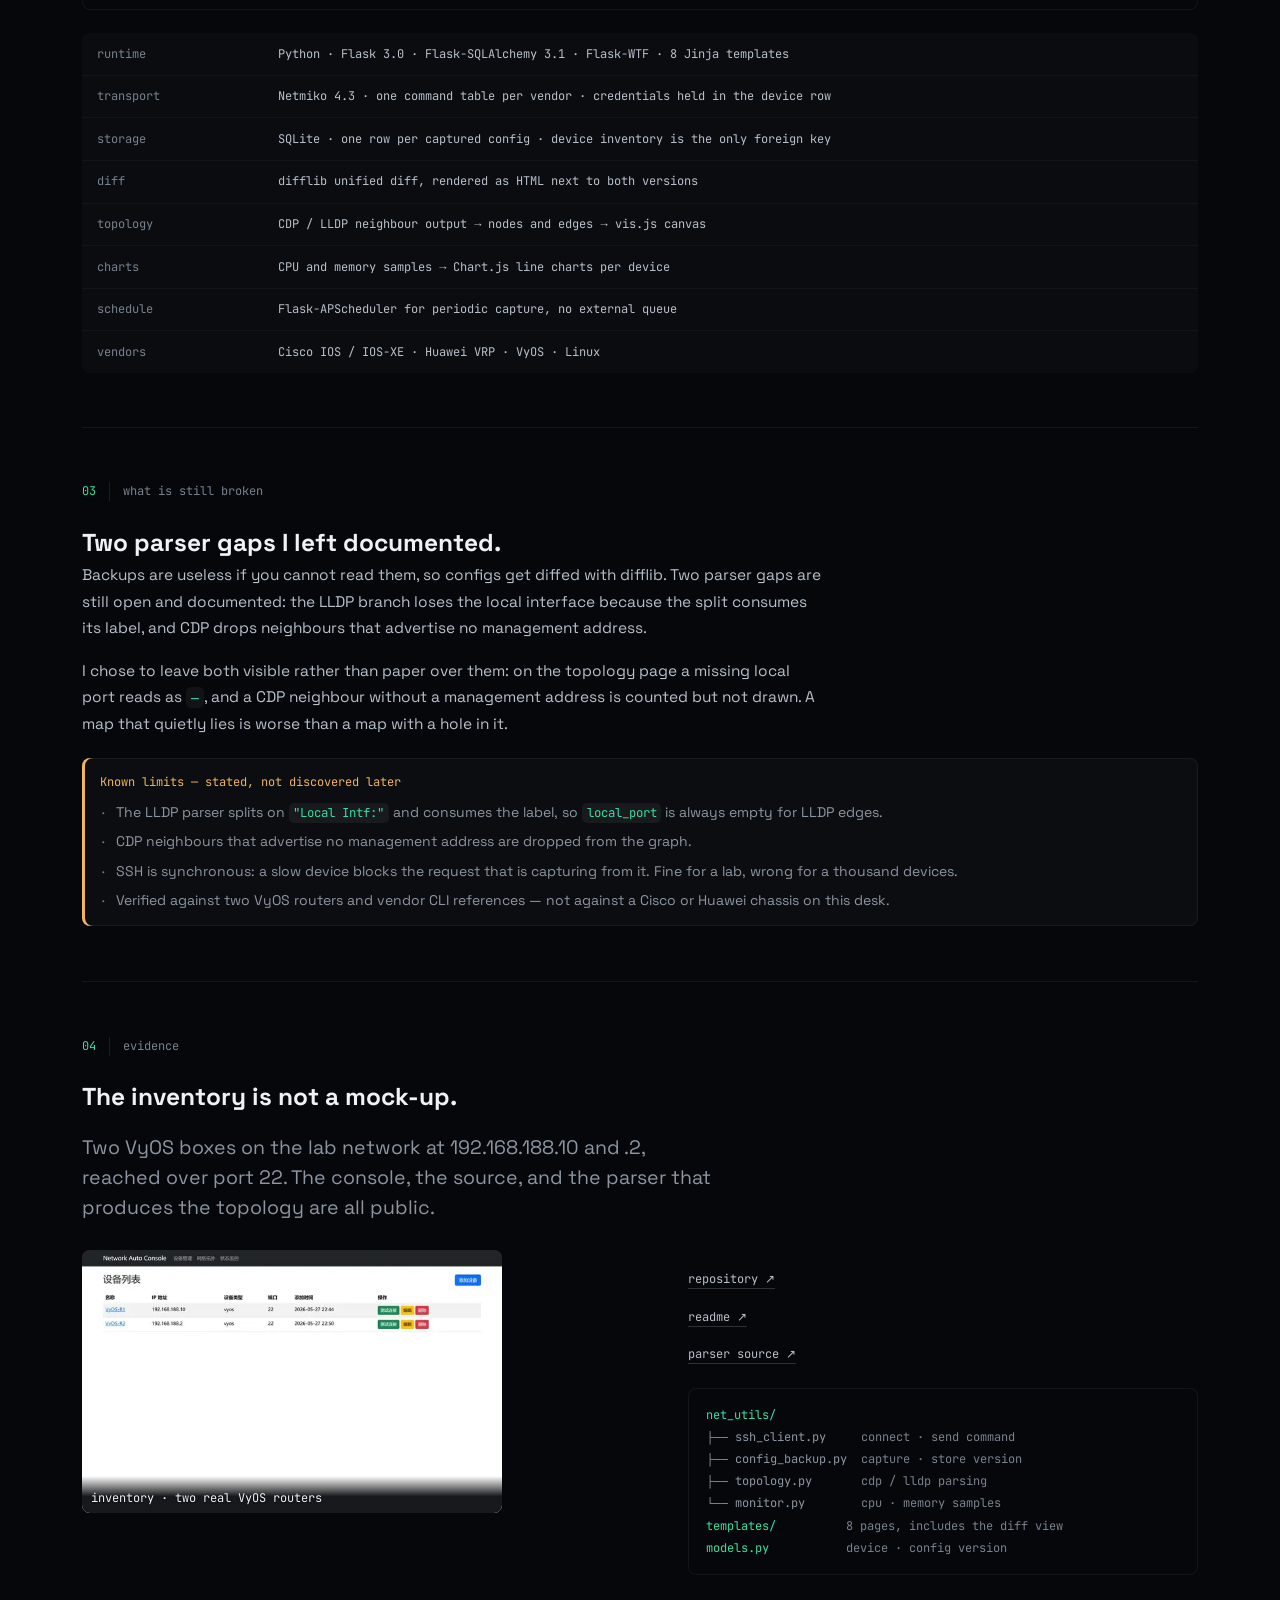
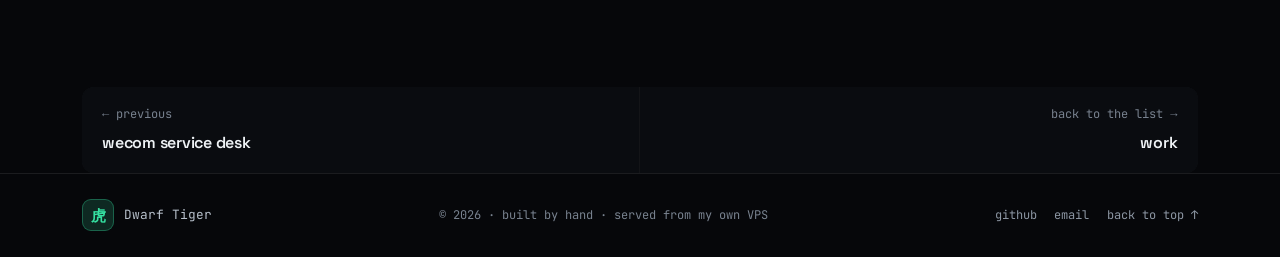
<file: projects/network-auto.html>
<!DOCTYPE html>
<html lang="en" data-theme="dark">
<head>
<meta charset="UTF-8">
<meta name="viewport" content="width=device-width, initial-scale=1.0">
<title data-i18n-doc="p2.title">network-auto — config versions for real routers · Dwarf Tiger</title>
<meta name="description" data-i18n-doc="p2.desc" content="Case study: a Flask console that keeps every running config on Cisco, Huawei and VyOS as a version, diffs them, and draws the topology it discovers over CDP and LLDP. Two parser limits are documented, not hidden.">
<meta name="author" content="Dwarf Tiger">
<meta name="robots" content="index, follow">
<meta name="theme-color" content="#06070a">

<link rel="canonical" href="https://lowtighter.icu/projects/network-auto.html">
<meta property="og:type" content="article">
<meta property="og:url" content="https://lowtighter.icu/projects/network-auto.html">
<meta property="og:title" data-i18n-doc="p2.title" content="network-auto — config versions for real routers · Dwarf Tiger">
<meta property="og:description" data-i18n-doc="p2.desc" content="A Flask console that keeps every running config on Cisco, Huawei and VyOS as a version, diffs them, and draws the topology it discovers over CDP and LLDP.">
<meta property="og:image" content="https://lowtighter.icu/assets/img/og.png">
<meta property="og:image:width" content="1200">
<meta property="og:image:height" content="630">
<meta name="twitter:card" content="summary_large_image">
<meta name="twitter:image" content="https://lowtighter.icu/assets/img/og.png">

<link rel="icon" href="data:image/svg+xml,%3Csvg xmlns='http://www.w3.org/2000/svg' viewBox='0 0 64 64'%3E%3Crect width='64' height='64' rx='14' fill='%2306070a'/%3E%3Ctext x='32' y='44' font-family='monospace' font-size='30' font-weight='700' fill='%2335e0a1' text-anchor='middle'%3EOD%3C/text%3E%3C/svg%3E">
<link rel="preload" href="../assets/fonts/space-grotesk.woff2" as="font" type="font/woff2" crossorigin>
<link rel="preload" href="../assets/fonts/jetbrains-mono.woff2" as="font" type="font/woff2" crossorigin>
<link rel="stylesheet" href="../assets/css/style.css">

<script>
(function () {
  var t = null, l = null;
  try { t = localStorage.getItem('odin-theme'); l = localStorage.getItem('odin-lang'); } catch (e) {}
  document.documentElement.setAttribute('data-theme', (t === 'light' || t === 'dark') ? t : 'dark');
  document.documentElement.setAttribute('lang', l === 'zh' ? 'zh' : 'en');
})();
</script>
<script>
document.documentElement.classList.add('js');
setTimeout(function () {
  if (!window.__odinReady) document.documentElement.classList.remove('js');
}, 1500);
</script>
</head>
<body id="top">

<a class="skip" href="#main" data-i18n="a11y.skip">Skip to content</a>

<div class="backdrop" aria-hidden="true">
  <div class="backdrop__grid"></div>
  <div class="backdrop__glow"></div>
  <div class="backdrop__grain"></div>
</div>
<div class="spotlight" id="spotlight" aria-hidden="true"></div>

<header class="nav" id="nav">
  <div class="nav__in">
    <a class="brand" href="../index.html" aria-label="Dwarf Tiger — home">
      <span class="brand__mark">虎</span>
      <span class="brand__txt" data-i18n="brand.name">Dwarf Tiger</span>
    </a>

    <nav class="nav__links" id="navLinks" aria-label="Sections">
      <a href="../index.html#about"   data-i18n="nav.about">about</a>
      <a href="../projects.html" class="is-active" data-i18n="nav.work">work</a>
      <a href="../index.html#stack"   data-i18n="nav.stack">stack</a>
      <a href="../index.html#contact" data-i18n="nav.contact">contact</a>
    </nav>

    <div class="nav__right">
      <span class="clock" id="clock" title="Local time"><span class="clock__dot"></span><span id="clockTxt">00:00:00</span></span>

      <button class="langbtn" id="langBtn" type="button" aria-label="Switch language / 切换语言">
        <span data-lang="en" class="is-on">EN</span><span class="langbtn__slash">/</span><span data-lang="zh">中</span>
      </button>

      <button class="iconbtn" id="themeBtn" type="button" aria-label="Toggle theme" aria-pressed="false">
        <svg viewBox="0 0 24 24" width="16" height="16" fill="none" stroke="currentColor" stroke-width="1.7" stroke-linecap="round"><circle cx="12" cy="12" r="4"/><path d="M12 2v2M12 20v2M2 12h2M20 12h2M4.9 4.9l1.4 1.4M17.7 17.7l1.4 1.4M19.1 4.9l-1.4 1.4M6.3 17.7l-1.4 1.4"/></svg>
      </button>

      <a class="btn btn--sm" href="../index.html#contact" data-i18n="nav.talk">let's talk</a>

      <button class="iconbtn nav__burger" id="burger" type="button" aria-label="Menu" aria-expanded="false">
        <svg viewBox="0 0 24 24" width="18" height="18" fill="none" stroke="currentColor" stroke-width="1.8" stroke-linecap="round"><path d="M4 7h16M4 12h16M4 17h16"/></svg>
      </button>
    </div>
  </div>
</header>

<main id="main">
<div class="wrap">

  <nav class="crumbs reveal" aria-label="Breadcrumb">
    <a href="../index.html">~</a>
    <span class="crumbs__sep" aria-hidden="true">/</span>
    <a href="../projects.html">work</a>
    <span class="crumbs__sep" aria-hidden="true">/</span>
    <span class="crumbs__here">network-auto</span>
  </nav>

  <header class="phead">
    <p class="phead__no reveal">
      <b>02</b>
      <span>release/network-auto</span>
      <span class="entry__date">2026.05 → 2026.06</span>
      <span class="pill" data-i18n="c2.pill">public repo</span>
    </p>

    <h1 class="phead__title reveal" style="--d:.05s" data-i18n="c2.title">Network Auto Console — config versions for real routers</h1>

    <p class="phead__lede reveal" style="--d:.1s" data-i18n="c2.lede">
      A Flask console that logs into VyOS / Cisco / Huawei over SSH, keeps every running
      config as a version, and renders the topology it discovers from CDP / LLDP.
    </p>

    <dl class="phead__meta reveal" style="--d:.14s">
      <div><dt data-i18n="label.role">role</dt> <dd><b data-i18n="p2.role">solo — built and run against the lab</b></dd></div>
      <div><dt data-i18n="label.scale">scale</dt> <dd><b>16 <span data-i18n="idx.files">source files</span> · 4 <span data-i18n="p2.modules">modules</span></b></dd></div>
      <div><dt data-i18n="label.repo">repo</dt> <dd><b><a href="https://github.com/yangchuan281/network-auto-mangement" target="_blank" rel="noopener">network-auto-mangement ↗</a></b></dd></div>
    </dl>

    <ul class="chips reveal" style="--d:.18s"><li>python</li><li>flask 3.0</li><li>netmiko 4.3</li><li>sqlalchemy</li><li>sqlite</li><li>vis.js</li><li>chart.js</li></ul>
  </header>

  <dl class="kpis reveal" style="--d:.22s">
    <div><dd>16</dd><dt data-i18n="p2.k1">source files<br>four modules</dt></div>
    <div><dd>4</dd><dt data-i18n="p2.k2">vendor families<br>one inventory</dt></div>
    <div><dd>2</dd><dt data-i18n="p2.k3">real VyOS routers<br>behind the screenshots</dt></div>
    <div><dd>8</dd><dt data-i18n="p2.k4">Jinja templates<br>no SPA, no build step</dt></div>
  </dl>

  <!-- 01 context -->
  <section class="psec">
    <p class="psec__h reveal"><b>01</b> <span>context</span></p>
    <h2 class="reveal" style="--d:.05s" data-i18n="p2.h.context">The only question that matters after an outage.</h2>

    <div class="prose reveal" style="--d:.1s">
      <p data-i18n="c2.problem">
        Two lab routers, edited by hand over SSH. When something stopped routing there
        was no way to answer the only question that matters: what changed since the
        last time it worked?
      </p>
      <p data-i18n="p2.context.p2">
        So the console does one thing first: it logs in, captures the running config, and stores
        it as a version next to the timestamp and the device. Everything else — the diff view,
        the topology map, the CPU chart — is built on that snapshot.
      </p>
    </div>
  </section>

  <!-- 02 design -->
  <section class="psec">
    <p class="psec__h reveal"><b>02</b> <span>design</span></p>
    <h2 class="reveal" style="--d:.05s" data-i18n="p2.h.design">Synchronous, boring, and the right size.</h2>

    <div class="prose reveal" style="--d:.1s">
      <p data-i18n="c2.tradeoff">
        Synchronous SSH and SQLite instead of a broker and a task queue. For two to
        twenty devices that is the right size, and the limits are written down instead
        of being discovered in production.
      </p>
    </div>

    <figure class="diagram reveal" style="--d:.14s">
      <svg viewBox="0 0 640 168" role="img" aria-labelledby="dg2" preserveAspectRatio="xMidYMid meet">
        <title id="dg2">Network Auto Console: a Flask web UI drives Netmiko SSH sessions to Cisco, Huawei and VyOS devices; running configs are stored as versions in SQLite and compared with difflib; CDP and LLDP output becomes a vis.js topology; CPU and memory samples become Chart.js trends.</title>
        <defs>
          <marker id="ar2" markerWidth="7" markerHeight="7" refX="6" refY="3.5" orient="auto">
            <path d="M0,0 L7,3.5 L0,7 z" fill="currentColor" opacity=".55"/>
          </marker>
        </defs>
        <g font-family="ui-monospace, monospace" font-size="10" fill="currentColor">
          <rect x="4" y="52" width="112" height="52" rx="7" class="dg-box"/>
          <text x="16" y="72" class="dg-t">flask ui</text>
          <text x="16" y="86" class="dg-s" opacity=".62">devices · topology</text>

          <rect x="150" y="52" width="112" height="52" rx="7" class="dg-box"/>
          <text x="162" y="72" class="dg-t">netmiko</text>
          <text x="162" y="86" class="dg-s" opacity=".62">ssh · per-vendor cmd</text>

          <rect x="296" y="10" width="120" height="44" rx="7" class="dg-box"/>
          <text x="308" y="30" class="dg-t">cisco · huawei</text>
          <text x="308" y="44" class="dg-s" opacity=".62">show run / current-conf</text>

          <rect x="296" y="102" width="120" height="44" rx="7" class="dg-box"/>
          <text x="308" y="122" class="dg-t">vyos · linux</text>
          <text x="308" y="136" class="dg-s" opacity=".62">show configuration</text>

          <rect x="456" y="10" width="180" height="44" rx="7" class="dg-box dg-box--key"/>
          <text x="468" y="30" class="dg-t">sqlite · versions</text>
          <text x="468" y="44" class="dg-s" opacity=".72">difflib html diff</text>

          <rect x="456" y="102" width="180" height="44" rx="7" class="dg-box dg-box--key"/>
          <text x="468" y="122" class="dg-t">topology · stats</text>
          <text x="468" y="136" class="dg-s" opacity=".72">cdp/lldp → vis.js</text>

          <g stroke="currentColor" stroke-width="1" opacity=".45" fill="none" marker-end="url(#ar2)">
            <path d="M118 78 H148"/>
            <path d="M264 74 L294 38"/>
            <path d="M264 84 L294 120"/>
            <path d="M418 32 H454"/>
            <path d="M418 124 H454"/>
            <path d="M208 54 V28 H292"/>
          </g>
        </g>
      </svg>
      <figcaption data-i18n="c2.cap">
        One command per vendor, chosen by device type; the same SSH session feeds config
        versions and, separately, the neighbour and utilisation collectors.
      </figcaption>
    </figure>

    <div class="spec reveal" style="--d:.18s">
      <div><dt>runtime</dt><dd>Python · Flask 3.0 · Flask-SQLAlchemy 3.1 · Flask-WTF · 8 Jinja templates</dd></div>
      <div><dt>transport</dt><dd>Netmiko 4.3 · one command table per vendor · credentials held in the device row</dd></div>
      <div><dt>storage</dt><dd>SQLite · one row per captured config · device inventory is the only foreign key</dd></div>
      <div><dt>diff</dt><dd>difflib unified diff, rendered as HTML next to both versions</dd></div>
      <div><dt>topology</dt><dd>CDP / LLDP neighbour output → nodes and edges → vis.js canvas</dd></div>
      <div><dt>charts</dt><dd>CPU and memory samples → Chart.js line charts per device</dd></div>
      <div><dt>schedule</dt><dd>Flask-APScheduler for periodic capture, no external queue</dd></div>
      <div><dt>vendors</dt><dd>Cisco IOS / IOS-XE · Huawei VRP · VyOS · Linux</dd></div>
    </div>
  </section>

  <!-- 03 limits -->
  <section class="psec">
    <p class="psec__h reveal"><b>03</b> <span>what is still broken</span></p>
    <h2 class="reveal" style="--d:.05s" data-i18n="p2.h.fail">Two parser gaps I left documented.</h2>

    <div class="prose reveal" style="--d:.1s">
      <p data-i18n="c2.fail">
        Backups are useless if you cannot read them, so configs get diffed with
        difflib. Two parser gaps are still open and documented: the LLDP branch loses
        the local interface because the split consumes its label, and CDP drops
        neighbours that advertise no management address.
      </p>
      <p data-i18n="p2.fail.p2">
        I chose to leave both visible rather than paper over them: on the topology page a
        missing local port reads as <code>—</code>, and a CDP neighbour without a management
        address is counted but not drawn. A map that quietly lies is worse than a map with a
        hole in it.
      </p>
    </div>

    <div class="bounds reveal" style="--d:.14s">
      <h4 data-i18n="p2.bounds.h">Known limits — stated, not discovered later</h4>
      <ul>
        <li data-i18n="p2.bounds.1">The LLDP parser splits on <code>"Local Intf:"</code> and consumes the label, so <code>local_port</code> is always empty for LLDP edges.</li>
        <li data-i18n="p2.bounds.2">CDP neighbours that advertise no management address are dropped from the graph.</li>
        <li data-i18n="p2.bounds.3">SSH is synchronous: a slow device blocks the request that is capturing from it. Fine for a lab, wrong for a thousand devices.</li>
        <li data-i18n="p2.bounds.4">Verified against two VyOS routers and vendor CLI references — not against a Cisco or Huawei chassis on this desk.</li>
      </ul>
    </div>
  </section>

  <!-- 04 evidence -->
  <section class="psec">
    <p class="psec__h reveal"><b>04</b> <span>evidence</span></p>
    <h2 class="reveal" style="--d:.05s" data-i18n="p2.h.evidence">The inventory is not a mock-up.</h2>
    <p class="sec__sub reveal" style="--d:.1s" data-i18n="p2.evidence.sub">
      Two VyOS boxes on the lab network at 192.168.188.10 and .2, reached over port 22.
      The console, the source, and the parser that produces the topology are all public.
    </p>

    <div class="psplit" style="margin-top:1.6rem">
      <div class="evid__shots evid__shots--one reveal" style="--d:.12s">
        <button class="shot" type="button" data-full="../assets/img/evidence/net-devices.webp" data-cap="device inventory · real VyOS routers">
          <img src="../assets/img/evidence/net-devices-thumb.webp" width="640" height="400" alt="Network Auto Console device list showing two VyOS routers at 192.168.188.10 and 192.168.188.2 with port 22" loading="lazy" decoding="async">
          <span class="shot__cap" data-i18n="c2.shot1">inventory · two real VyOS routers</span>
        </button>
      </div>

      <div class="reveal" style="--d:.16s">
        <ul class="evid__links" style="flex-direction:column;align-items:flex-start;gap:.7rem">
          <li><a href="https://github.com/yangchuan281/network-auto-mangement" target="_blank" rel="noopener" data-i18n="link.repo">repository ↗</a></li>
          <li><a href="https://github.com/yangchuan281/network-auto-mangement#readme" target="_blank" rel="noopener" data-i18n="link.readme">readme ↗</a></li>
          <li><a href="https://github.com/yangchuan281/network-auto-mangement/blob/main/net_utils/topology.py" target="_blank" rel="noopener" data-i18n="c2.link.code">parser source ↗</a></li>
        </ul>

        <pre class="tree" style="margin-top:1.3rem"><code><b>net_utils/</b>
├── ssh_client.py     <i>connect · send command</i>
├── config_backup.py  <i>capture · store version</i>
├── topology.py       <i>cdp / lldp parsing</i>
└── monitor.py        <i>cpu · memory samples</i>
<b>templates/</b>          <i>8 pages, includes the diff view</i>
<b>models.py</b>           <i>device · config version</i></code></pre>
      </div>
    </div>
  </section>

  <nav class="pnav reveal" aria-label="Project navigation">
    <a href="wecom-desk.html">
      <span class="pnav__k">← <span data-i18n="pnav.prev">previous</span></span>
      <span class="pnav__t">wecom service desk</span>
    </a>
    <a href="../projects.html">
      <span class="pnav__k" data-i18n="pnav.back">back to the list →</span>
      <span class="pnav__t">work</span>
    </a>
  </nav>

</div>
</main>

<footer class="foot">
  <div class="wrap foot__in">
    <div class="foot__brand">
      <span class="brand__mark">虎</span>
      <span data-i18n="brand.name">Dwarf Tiger</span>
    </div>
    <p class="foot__meta">© <span id="year">2026</span> · <span data-i18n="foot.meta">built by hand · served from my own VPS</span></p>
    <nav class="foot__links" aria-label="Elsewhere">
      <a href="https://github.com/yangchuan281" target="_blank" rel="noopener">github</a>
      <a href="mailto:18295659278@163.com" data-i18n="foot.email">email</a>
      <a href="#top" data-i18n="foot.top">back to top ↑</a>
    </nav>
  </div>
</footer>

<div class="lb" id="lb" hidden>
  <button class="lb__close" id="lbClose" type="button" aria-label="Close">✕</button>
  <figure class="lb__fig">
    <img id="lbImg" alt="">
    <figcaption id="lbCap"></figcaption>
  </figure>
</div>

<script src="../assets/js/i18n.js" defer></script>
<script src="../assets/js/main.js" defer></script>
</body>
</html>
</file>
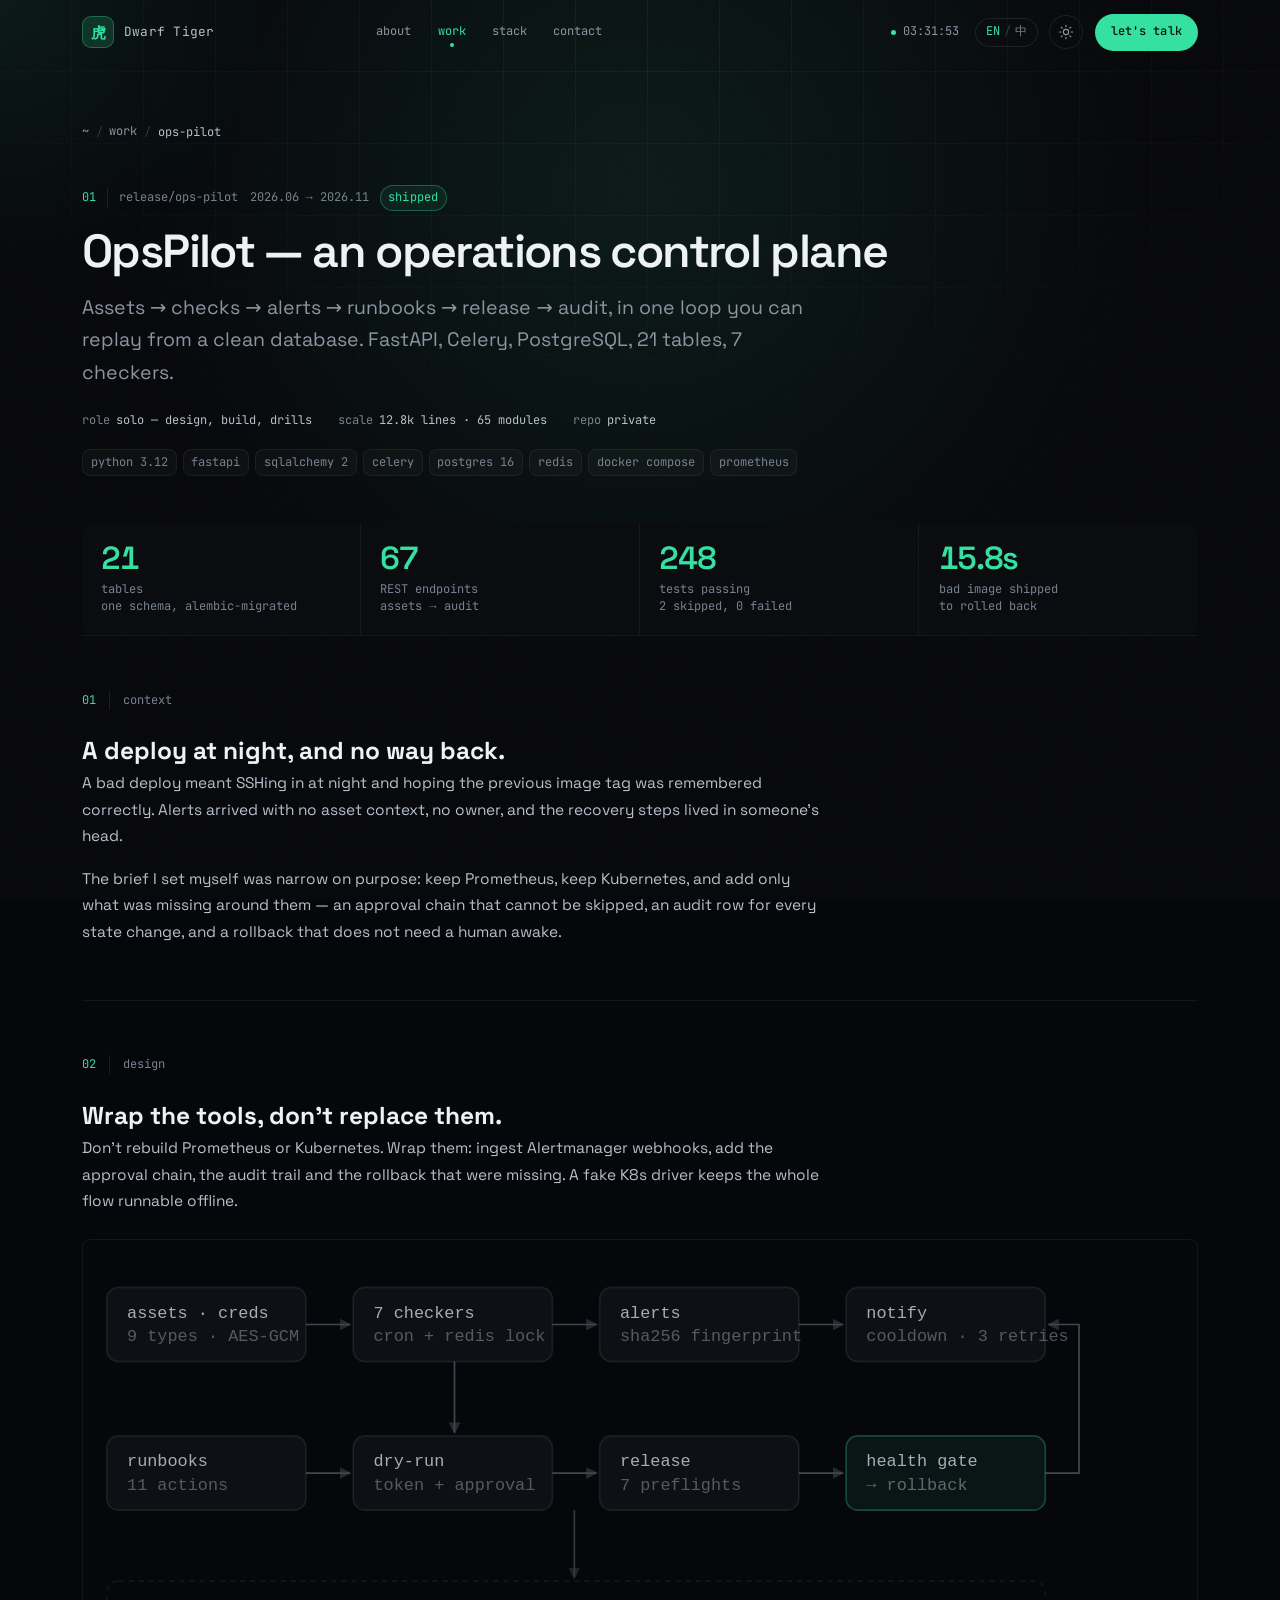
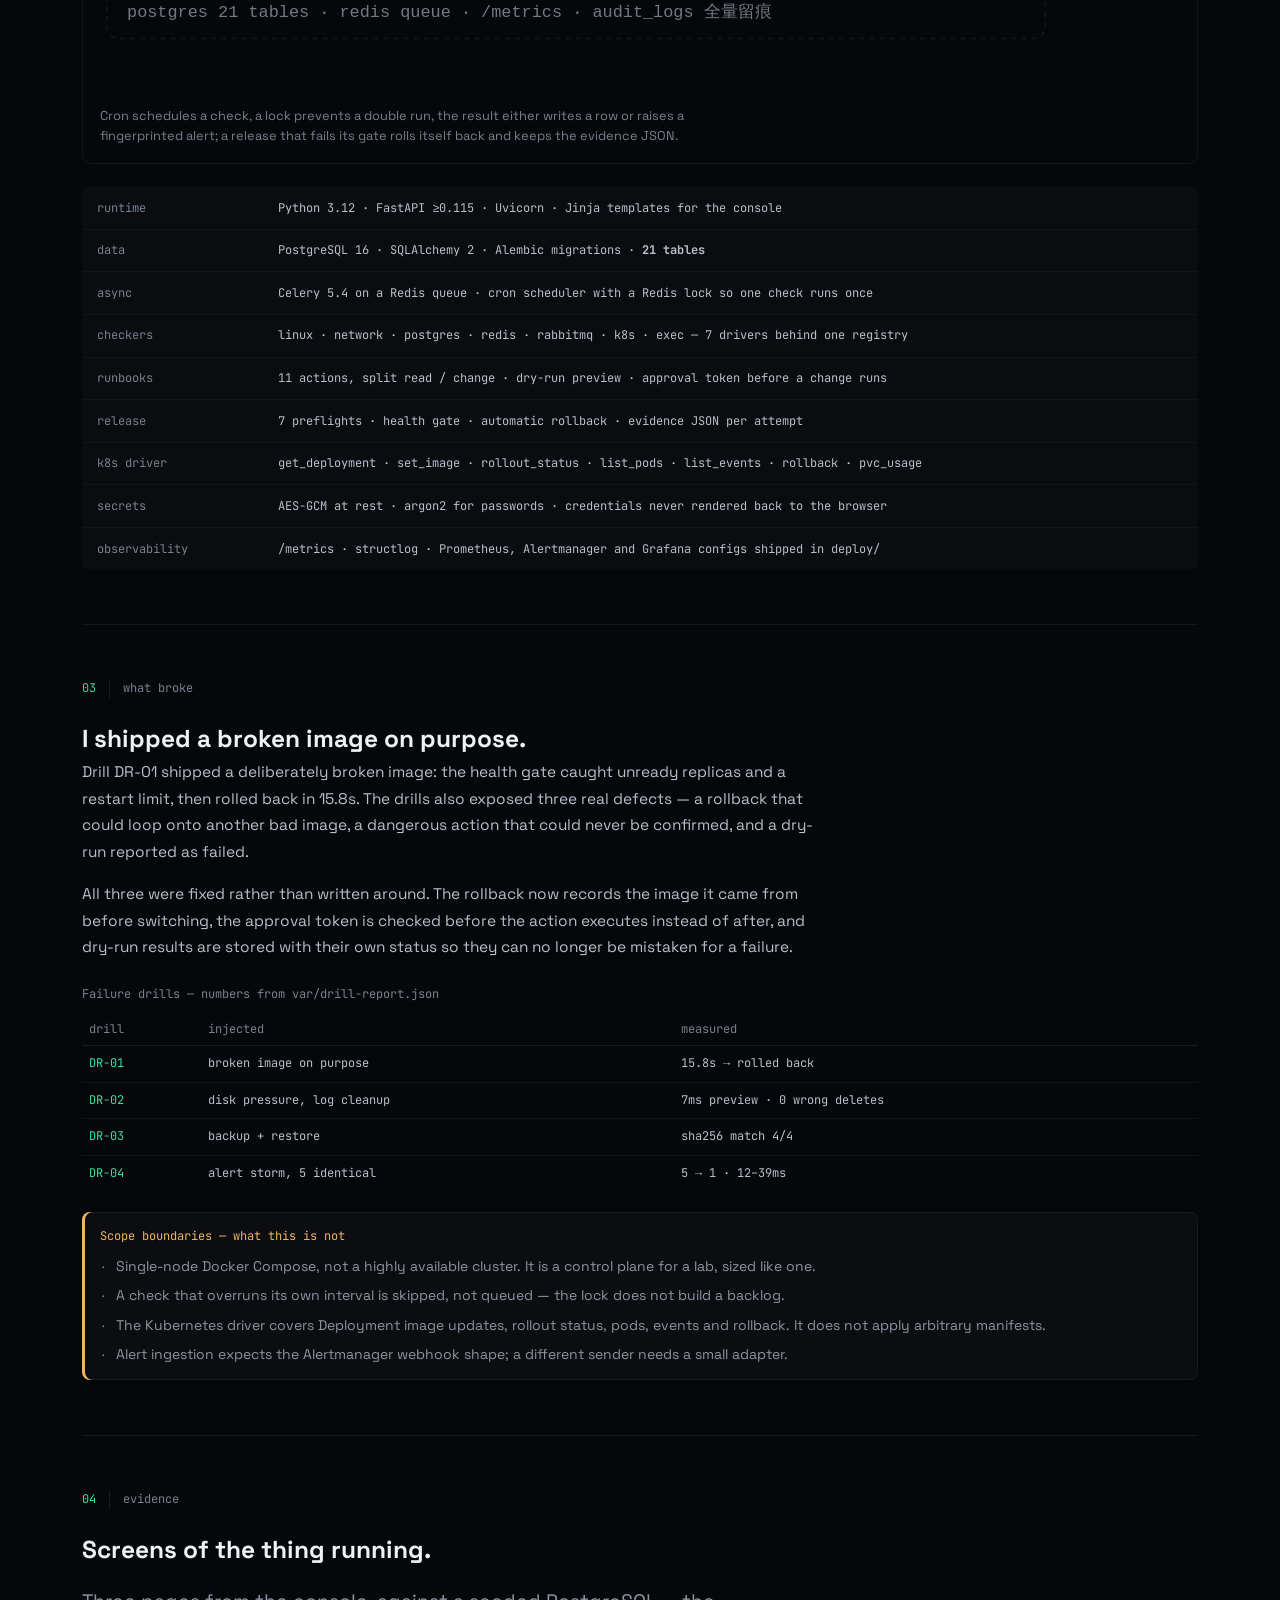
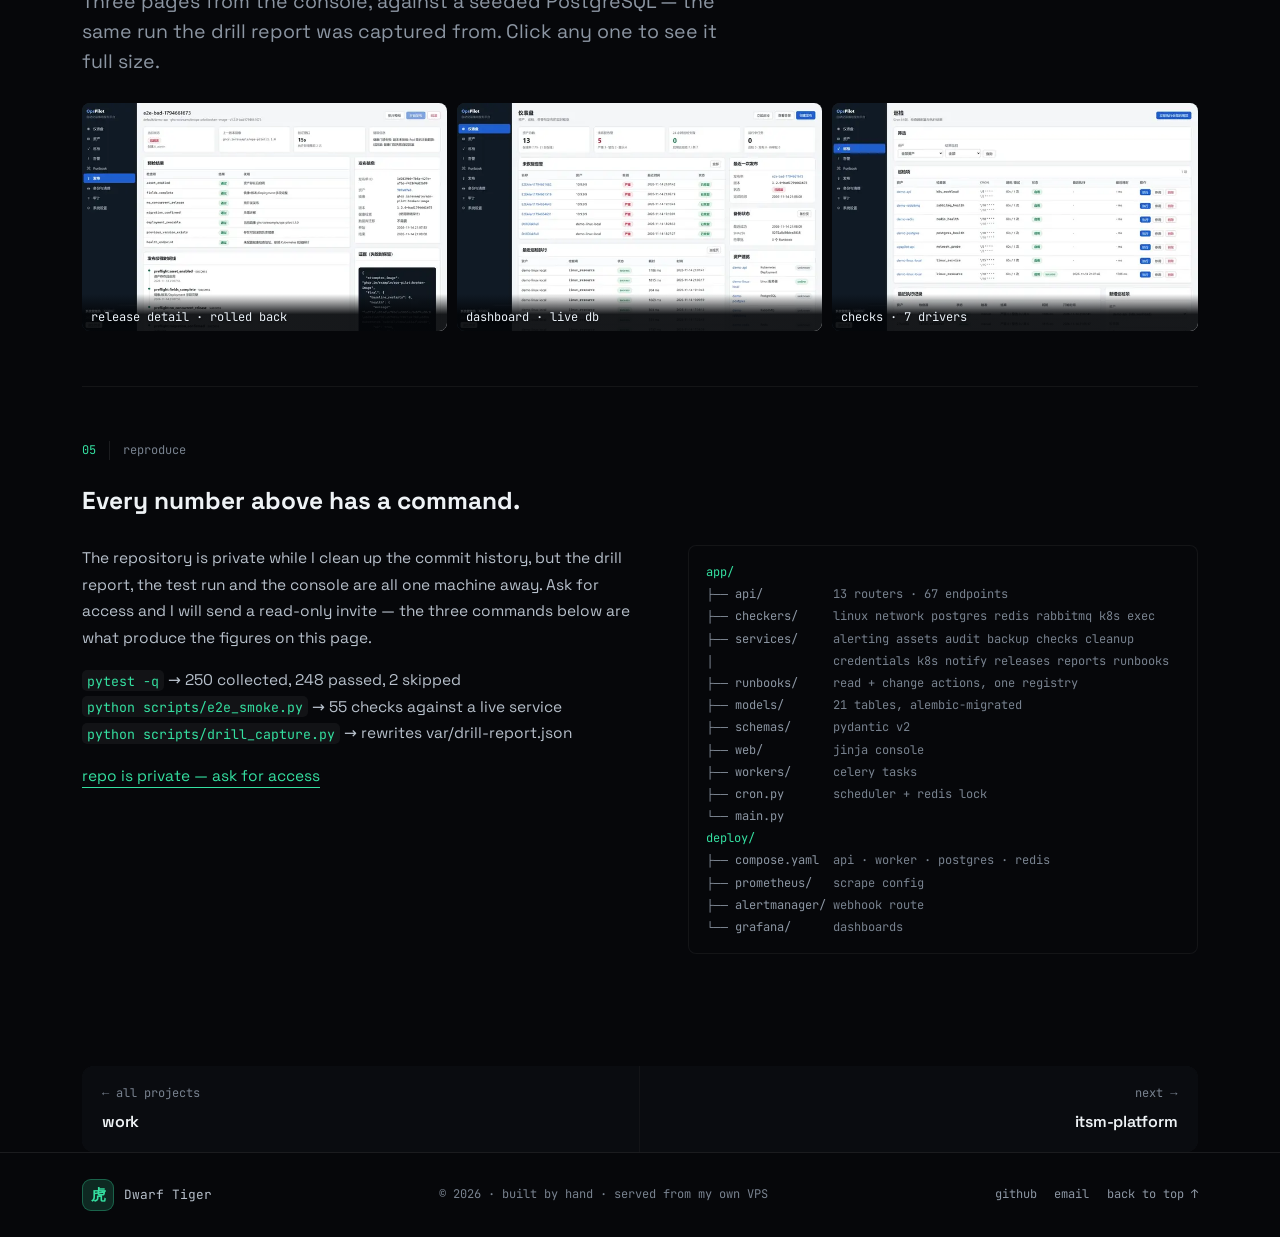
<file: projects/ops-pilot.html>
<!DOCTYPE html>
<html lang="en" data-theme="dark">
<head>
<meta charset="UTF-8">
<meta name="viewport" content="width=device-width, initial-scale=1.0">
<title data-i18n-doc="p1.title">ops-pilot — operations control plane · Dwarf Tiger</title>
<meta name="description" data-i18n-doc="p1.desc" content="Case study: OpsPilot, a FastAPI operations control plane with 21 tables, 7 checkers, a release state machine and four injected failure drills. 248 of 250 tests pass; a bad image rolls back in 15.8s.">
<meta name="author" content="Dwarf Tiger">
<meta name="robots" content="index, follow">
<meta name="theme-color" content="#06070a">

<link rel="canonical" href="https://lowtighter.icu/projects/ops-pilot.html">
<meta property="og:type" content="article">
<meta property="og:url" content="https://lowtighter.icu/projects/ops-pilot.html">
<meta property="og:title" data-i18n-doc="p1.title" content="ops-pilot — operations control plane · Dwarf Tiger">
<meta property="og:description" data-i18n-doc="p1.desc" content="Case study: a FastAPI operations control plane with 21 tables, 7 checkers, a release state machine and four injected failure drills.">
<meta property="og:image" content="https://lowtighter.icu/assets/img/og.png">
<meta property="og:image:width" content="1200">
<meta property="og:image:height" content="630">
<meta name="twitter:card" content="summary_large_image">
<meta name="twitter:image" content="https://lowtighter.icu/assets/img/og.png">

<link rel="icon" href="data:image/svg+xml,%3Csvg xmlns='http://www.w3.org/2000/svg' viewBox='0 0 64 64'%3E%3Crect width='64' height='64' rx='14' fill='%2306070a'/%3E%3Ctext x='32' y='44' font-family='monospace' font-size='30' font-weight='700' fill='%2335e0a1' text-anchor='middle'%3EOD%3C/text%3E%3C/svg%3E">
<link rel="preload" href="../assets/fonts/space-grotesk.woff2" as="font" type="font/woff2" crossorigin>
<link rel="preload" href="../assets/fonts/jetbrains-mono.woff2" as="font" type="font/woff2" crossorigin>
<link rel="stylesheet" href="../assets/css/style.css">

<script>
(function () {
  var t = null, l = null;
  try { t = localStorage.getItem('odin-theme'); l = localStorage.getItem('odin-lang'); } catch (e) {}
  document.documentElement.setAttribute('data-theme', (t === 'light' || t === 'dark') ? t : 'dark');
  document.documentElement.setAttribute('lang', l === 'zh' ? 'zh' : 'en');
})();
</script>
<script>
document.documentElement.classList.add('js');
setTimeout(function () {
  if (!window.__odinReady) document.documentElement.classList.remove('js');
}, 1500);
</script>
</head>
<body id="top">

<a class="skip" href="#main" data-i18n="a11y.skip">Skip to content</a>

<div class="backdrop" aria-hidden="true">
  <div class="backdrop__grid"></div>
  <div class="backdrop__glow"></div>
  <div class="backdrop__grain"></div>
</div>
<div class="spotlight" id="spotlight" aria-hidden="true"></div>

<!-- ══════════════════ NAV ══════════════════ -->
<header class="nav" id="nav">
  <div class="nav__in">
    <a class="brand" href="../index.html" aria-label="Dwarf Tiger — home">
      <span class="brand__mark">虎</span>
      <span class="brand__txt" data-i18n="brand.name">Dwarf Tiger</span>
    </a>

    <nav class="nav__links" id="navLinks" aria-label="Sections">
      <a href="../index.html#about"   data-i18n="nav.about">about</a>
      <a href="../projects.html" class="is-active" data-i18n="nav.work">work</a>
      <a href="../index.html#stack"   data-i18n="nav.stack">stack</a>
      <a href="../index.html#contact" data-i18n="nav.contact">contact</a>
    </nav>

    <div class="nav__right">
      <span class="clock" id="clock" title="Local time"><span class="clock__dot"></span><span id="clockTxt">00:00:00</span></span>

      <button class="langbtn" id="langBtn" type="button" aria-label="Switch language / 切换语言">
        <span data-lang="en" class="is-on">EN</span><span class="langbtn__slash">/</span><span data-lang="zh">中</span>
      </button>

      <button class="iconbtn" id="themeBtn" type="button" aria-label="Toggle theme" aria-pressed="false">
        <svg viewBox="0 0 24 24" width="16" height="16" fill="none" stroke="currentColor" stroke-width="1.7" stroke-linecap="round"><circle cx="12" cy="12" r="4"/><path d="M12 2v2M12 20v2M2 12h2M20 12h2M4.9 4.9l1.4 1.4M17.7 17.7l1.4 1.4M19.1 4.9l-1.4 1.4M6.3 17.7l-1.4 1.4"/></svg>
      </button>

      <a class="btn btn--sm" href="../index.html#contact" data-i18n="nav.talk">let's talk</a>

      <button class="iconbtn nav__burger" id="burger" type="button" aria-label="Menu" aria-expanded="false">
        <svg viewBox="0 0 24 24" width="18" height="18" fill="none" stroke="currentColor" stroke-width="1.8" stroke-linecap="round"><path d="M4 7h16M4 12h16M4 17h16"/></svg>
      </button>
    </div>
  </div>
</header>

<main id="main">
<div class="wrap">

  <!-- ══════════════════ BREADCRUMB ══════════════════ -->
  <nav class="crumbs reveal" aria-label="Breadcrumb">
    <a href="../index.html">~</a>
    <span class="crumbs__sep" aria-hidden="true">/</span>
    <a href="../projects.html">work</a>
    <span class="crumbs__sep" aria-hidden="true">/</span>
    <span class="crumbs__here">ops-pilot</span>
  </nav>

  <!-- ══════════════════ HEAD ══════════════════ -->
  <header class="phead">
    <p class="phead__no reveal">
      <b>01</b>
      <span>release/ops-pilot</span>
      <span class="entry__date">2026.06 → 2026.11</span>
      <span class="pill pill--live" data-i18n="c1.pill">shipped</span>
    </p>

    <h1 class="phead__title reveal" style="--d:.05s" data-i18n="c1.title">OpsPilot — an operations control plane</h1>

    <p class="phead__lede reveal" style="--d:.1s" data-i18n="c1.lede">
      Assets → checks → alerts → runbooks → release → audit, in one loop you can replay
      from a clean database. FastAPI, Celery, PostgreSQL, 21 tables, 7 checkers.
    </p>

    <dl class="phead__meta reveal" style="--d:.14s">
      <div><dt data-i18n="label.role">role</dt> <dd><b data-i18n="p1.role">solo — design, build, drills</b></dd></div>
      <div><dt data-i18n="label.scale">scale</dt> <dd><b>12.8k <span data-i18n="p1.loc">lines · 65 modules</span></b></dd></div>
      <div><dt data-i18n="label.repo">repo</dt> <dd><b data-i18n="p1.repo">private</b></dd></div>
    </dl>

    <ul class="chips reveal" style="--d:.18s"><li>python 3.12</li><li>fastapi</li><li>sqlalchemy 2</li><li>celery</li><li>postgres 16</li><li>redis</li><li>docker compose</li><li>prometheus</li></ul>
  </header>

  <!-- ══════════════════ KPI ══════════════════ -->
  <dl class="kpis reveal" style="--d:.22s">
    <div><dd>21</dd><dt data-i18n="p1.k1">tables<br>one schema, alembic-migrated</dt></div>
    <div><dd>67</dd><dt data-i18n="p1.k2">REST endpoints<br>assets → audit</dt></div>
    <div><dd>248</dd><dt data-i18n="p1.k3">tests passing<br>2 skipped, 0 failed</dt></div>
    <div><dd>15.8s</dd><dt data-i18n="p1.k4">bad image shipped<br>to rolled back</dt></div>
  </dl>

  <!-- ══════════════════ 01 CONTEXT ══════════════════ -->
  <section class="psec">
    <p class="psec__h reveal"><b>01</b> <span>context</span></p>
    <h2 class="reveal" style="--d:.05s" data-i18n="p1.h.context">A deploy at night, and no way back.</h2>

    <div class="prose reveal" style="--d:.1s">
      <p data-i18n="c1.problem">
        A bad deploy meant SSHing in at night and hoping the previous image tag was
        remembered correctly. Alerts arrived with no asset context, no owner, and
        the recovery steps lived in someone's head.
      </p>
      <p data-i18n="p1.context.p2">
        The brief I set myself was narrow on purpose: keep Prometheus, keep Kubernetes,
        and add only what was missing around them — an approval chain that cannot be skipped,
        an audit row for every state change, and a rollback that does not need a human awake.
      </p>
    </div>
  </section>

  <!-- ══════════════════ 02 DESIGN ══════════════════ -->
  <section class="psec">
    <p class="psec__h reveal"><b>02</b> <span>design</span></p>
    <h2 class="reveal" style="--d:.05s" data-i18n="p1.h.design">Wrap the tools, don't replace them.</h2>

    <div class="prose reveal" style="--d:.1s">
      <p data-i18n="c1.tradeoff">
        Don't rebuild Prometheus or Kubernetes. Wrap them: ingest Alertmanager webhooks,
        add the approval chain, the audit trail and the rollback that were missing.
        A fake K8s driver keeps the whole flow runnable offline.
      </p>
    </div>

    <figure class="diagram reveal" style="--d:.14s">
      <svg viewBox="0 0 640 258" role="img" aria-labelledby="dg1" preserveAspectRatio="xMidYMid meet">
        <title id="dg1">OpsPilot request path: assets and credentials, seven checkers on a cron schedule, alert ingestion with fingerprint dedup, notification with cooldown and retry, runbooks with dry-run and approval, release state machine with health gate and automatic rollback, all writing audit records.</title>
        <defs>
          <marker id="ar1" markerWidth="7" markerHeight="7" refX="6" refY="3.5" orient="auto">
            <path d="M0,0 L7,3.5 L0,7 z" fill="currentColor" opacity=".55"/>
          </marker>
        </defs>
        <g font-family="ui-monospace, monospace" font-size="10" fill="currentColor">
          <g opacity=".9">
            <rect x="4" y="18" width="118" height="44" rx="7" class="dg-box"/>
            <text x="16" y="36" class="dg-t">assets · creds</text>
            <text x="16" y="50" class="dg-s" opacity=".62">9 types · AES-GCM</text>

            <rect x="150" y="18" width="118" height="44" rx="7" class="dg-box"/>
            <text x="162" y="36" class="dg-t">7 checkers</text>
            <text x="162" y="50" class="dg-s" opacity=".62">cron + redis lock</text>

            <rect x="296" y="18" width="118" height="44" rx="7" class="dg-box"/>
            <text x="308" y="36" class="dg-t">alerts</text>
            <text x="308" y="50" class="dg-s" opacity=".62">sha256 fingerprint</text>

            <rect x="442" y="18" width="118" height="44" rx="7" class="dg-box"/>
            <text x="454" y="36" class="dg-t">notify</text>
            <text x="454" y="50" class="dg-s" opacity=".62">cooldown · 3 retries</text>
          </g>
          <g opacity=".9">
            <rect x="4" y="106" width="118" height="44" rx="7" class="dg-box"/>
            <text x="16" y="124" class="dg-t">runbooks</text>
            <text x="16" y="138" class="dg-s" opacity=".62">11 actions</text>

            <rect x="150" y="106" width="118" height="44" rx="7" class="dg-box"/>
            <text x="162" y="124" class="dg-t">dry-run</text>
            <text x="162" y="138" class="dg-s" opacity=".62">token + approval</text>

            <rect x="296" y="106" width="118" height="44" rx="7" class="dg-box"/>
            <text x="308" y="124" class="dg-t">release</text>
            <text x="308" y="138" class="dg-s" opacity=".62">7 preflights</text>

            <rect x="442" y="106" width="118" height="44" rx="7" class="dg-box dg-box--key"/>
            <text x="454" y="124" class="dg-t">health gate</text>
            <text x="454" y="138" class="dg-s" opacity=".72">→ rollback</text>
          </g>

          <g stroke="currentColor" stroke-width="1" opacity=".45" fill="none" marker-end="url(#ar1)">
            <path d="M122 40 H148"/>
            <path d="M268 40 H294"/>
            <path d="M414 40 H440"/>
            <path d="M210 62 V104"/>
            <path d="M122 128 H148"/>
            <path d="M268 128 H294"/>
            <path d="M414 128 H440"/>
            <path d="M560 128 H580 V40 H562"/>
          </g>

          <rect x="4" y="192" width="556" height="34" rx="7" class="dg-box dg-box--dim"/>
          <text x="16" y="213" class="dg-s" opacity=".8">postgres 21 tables · redis queue · /metrics · audit_logs 全量留痕</text>

          <path d="M281 150 V190" stroke="currentColor" stroke-width="1" opacity=".35" fill="none" marker-end="url(#ar1)"/>
        </g>
      </svg>
      <figcaption data-i18n="c1.cap">
        Cron schedules a check, a lock prevents a double run, the result either writes a
        row or raises a fingerprinted alert; a release that fails its gate rolls itself back
        and keeps the evidence JSON.
      </figcaption>
    </figure>

    <!-- specs -->
    <div class="spec reveal" style="--d:.18s">
      <div><dt>runtime</dt><dd>Python 3.12 · FastAPI ≥0.115 · Uvicorn · Jinja templates for the console</dd></div>
      <div><dt>data</dt><dd>PostgreSQL 16 · SQLAlchemy 2 · Alembic migrations · <b>21 tables</b></dd></div>
      <div><dt>async</dt><dd>Celery 5.4 on a Redis queue · cron scheduler with a Redis lock so one check runs once</dd></div>
      <div><dt>checkers</dt><dd>linux · network · postgres · redis · rabbitmq · k8s · exec — 7 drivers behind one registry</dd></div>
      <div><dt>runbooks</dt><dd>11 actions, split read / change · dry-run preview · approval token before a change runs</dd></div>
      <div><dt>release</dt><dd>7 preflights · health gate · automatic rollback · evidence JSON per attempt</dd></div>
      <div><dt>k8s driver</dt><dd>get_deployment · set_image · rollout_status · list_pods · list_events · rollback · pvc_usage</dd></div>
      <div><dt>secrets</dt><dd>AES-GCM at rest · argon2 for passwords · credentials never rendered back to the browser</dd></div>
      <div><dt>observability</dt><dd>/metrics · structlog · Prometheus, Alertmanager and Grafana configs shipped in deploy/</dd></div>
    </div>
  </section>

  <!-- ══════════════════ 03 FAILURE ══════════════════ -->
  <section class="psec">
    <p class="psec__h reveal"><b>03</b> <span>what broke</span></p>
    <h2 class="reveal" style="--d:.05s" data-i18n="p1.h.fail">I shipped a broken image on purpose.</h2>

    <div class="prose reveal" style="--d:.1s">
      <p data-i18n="c1.fail">
        Drill DR-01 shipped a deliberately broken image: the health gate caught
        unready replicas and a restart limit, then rolled back in 15.8s. The drills
        also exposed three real defects — a rollback that could loop onto another bad
        image, a dangerous action that could never be confirmed, and a dry-run
        reported as failed.
      </p>
      <p data-i18n="p1.fail.p2">
        All three were fixed rather than written around. The rollback now records the image it
        came from before switching, the approval token is checked before the action executes
        instead of after, and dry-run results are stored with their own status so they can no
        longer be mistaken for a failure.
      </p>
    </div>

    <table class="drills reveal" style="--d:.14s;margin-top:1.5rem">
      <caption data-i18n="c1.drills.cap">Failure drills — numbers from var/drill-report.json</caption>
      <thead>
        <tr>
          <th scope="col">drill</th>
          <th scope="col" data-i18n="label.injected">injected</th>
          <th scope="col" data-i18n="label.measured">measured</th>
        </tr>
      </thead>
      <tbody>
        <tr><td>DR-01</td><td data-i18n="c1.d1.a">broken image on purpose</td><td>15.8s → rolled back</td></tr>
        <tr><td>DR-02</td><td data-i18n="c1.d2.a">disk pressure, log cleanup</td><td>7ms preview · 0 wrong deletes</td></tr>
        <tr><td>DR-03</td><td data-i18n="c1.d3.a">backup + restore</td><td>sha256 match 4/4</td></tr>
        <tr><td>DR-04</td><td data-i18n="c1.d4.a">alert storm, 5 identical</td><td>5 → 1 · 12–39ms</td></tr>
      </tbody>
    </table>

    <div class="bounds reveal" style="--d:.18s">
      <h4 data-i18n="p1.bounds.h">Scope boundaries — what this is not</h4>
      <ul>
        <li data-i18n="p1.bounds.1">Single-node Docker Compose, not a highly available cluster. It is a control plane for a lab, sized like one.</li>
        <li data-i18n="p1.bounds.2">A check that overruns its own interval is skipped, not queued — the lock does not build a backlog.</li>
        <li data-i18n="p1.bounds.3">The Kubernetes driver covers Deployment image updates, rollout status, pods, events and rollback. It does not apply arbitrary manifests.</li>
        <li data-i18n="p1.bounds.4">Alert ingestion expects the Alertmanager webhook shape; a different sender needs a small adapter.</li>
      </ul>
    </div>
  </section>

  <!-- ══════════════════ 04 EVIDENCE ══════════════════ -->
  <section class="psec">
    <p class="psec__h reveal"><b>04</b> <span>evidence</span></p>
    <h2 class="reveal" style="--d:.05s" data-i18n="p1.h.evidence">Screens of the thing running.</h2>
    <p class="sec__sub reveal" style="--d:.1s" data-i18n="p1.evidence.sub">
      Three pages from the console, against a seeded PostgreSQL — the same run the drill report
      was captured from. Click any one to see it full size.
    </p>

    <div class="evid__shots reveal" style="--d:.14s;margin-top:1.6rem">
      <button class="shot" type="button" data-full="../assets/img/evidence/ops-release.webp" data-cap="release detail · rolled_back">
        <img src="../assets/img/evidence/ops-release-thumb.webp" width="640" height="400" alt="OpsPilot release detail page showing state 已回滚, seven passing preflights and a twelve-step timeline" loading="lazy" decoding="async">
        <span class="shot__cap" data-i18n="c1.shot1">release detail · rolled back</span>
      </button>
      <button class="shot" type="button" data-full="../assets/img/evidence/ops-dashboard.webp" data-cap="dashboard · live db">
        <img src="../assets/img/evidence/ops-dashboard-thumb.webp" width="640" height="400" alt="OpsPilot dashboard with 13 assets, 5 unresolved alerts, recent check runs and the last release marked rolled back" loading="lazy" decoding="async">
        <span class="shot__cap" data-i18n="c1.shot2">dashboard · live db</span>
      </button>
      <button class="shot" type="button" data-full="../assets/img/evidence/ops-checks.webp" data-cap="checks · 7 drivers">
        <img src="../assets/img/evidence/ops-checks-thumb.webp" width="640" height="400" alt="OpsPilot checks page listing scheduled check items with their last run status and duration" loading="lazy" decoding="async">
        <span class="shot__cap" data-i18n="c1.shot3">checks · 7 drivers</span>
      </button>
    </div>
  </section>

  <!-- ══════════════════ 05 REPRODUCE ══════════════════ -->
  <section class="psec">
    <p class="psec__h reveal"><b>05</b> <span>reproduce</span></p>
    <h2 class="reveal" style="--d:.05s" data-i18n="p1.h.repro">Every number above has a command.</h2>

    <div class="psplit" style="margin-top:1.5rem">
      <div class="prose reveal" style="--d:.1s">
        <p data-i18n="p1.repro.p">
          The repository is private while I clean up the commit history, but the drill report,
          the test run and the console are all one machine away. Ask for access and I will send
          a read-only invite — the three commands below are what produce the figures on this page.
        </p>
        <p>
          <code>pytest -q</code> → 250 collected, 248 passed, 2 skipped<br>
          <code>python scripts/e2e_smoke.py</code> → 55 checks against a live service<br>
          <code>python scripts/drill_capture.py</code> → rewrites var/drill-report.json
        </p>
        <p>
          <a class="case__repo" style="margin-left:0" href="mailto:18295659278@163.com?subject=OpsPilot%20repo%20access" data-i18n="c1.repo">repo is private — ask for access</a>
        </p>
      </div>

      <pre class="tree reveal" style="--d:.14s"><code><b>app/</b>
├── api/          <i>13 routers · 67 endpoints</i>
├── checkers/     <i>linux network postgres redis rabbitmq k8s exec</i>
├── services/     <i>alerting assets audit backup checks cleanup</i>
│                 <i>credentials k8s notify releases reports runbooks</i>
├── runbooks/     <i>read + change actions, one registry</i>
├── models/       <i>21 tables, alembic-migrated</i>
├── schemas/      <i>pydantic v2</i>
├── web/          <i>jinja console</i>
├── workers/      <i>celery tasks</i>
├── cron.py       <i>scheduler + redis lock</i>
└── main.py
<b>deploy/</b>
├── compose.yaml  <i>api · worker · postgres · redis</i>
├── prometheus/   <i>scrape config</i>
├── alertmanager/ <i>webhook route</i>
└── grafana/      <i>dashboards</i></code></pre>
    </div>
  </section>

  <!-- ══════════════════ PREV / NEXT ══════════════════ -->
  <nav class="pnav reveal" aria-label="Project navigation">
    <a href="../projects.html">
      <span class="pnav__k">← <span data-i18n="pnav.all">all projects</span></span>
      <span class="pnav__t">work</span>
    </a>
    <a href="itsm.html">
      <span class="pnav__k" data-i18n="pnav.next">next →</span>
      <span class="pnav__t">itsm-platform</span>
    </a>
  </nav>

</div>
</main>

<footer class="foot">
  <div class="wrap foot__in">
    <div class="foot__brand">
      <span class="brand__mark">虎</span>
      <span data-i18n="brand.name">Dwarf Tiger</span>
    </div>
    <p class="foot__meta">© <span id="year">2026</span> · <span data-i18n="foot.meta">built by hand · served from my own VPS</span></p>
    <nav class="foot__links" aria-label="Elsewhere">
      <a href="https://github.com/yangchuan281" target="_blank" rel="noopener">github</a>
      <a href="mailto:18295659278@163.com" data-i18n="foot.email">email</a>
      <a href="#top" data-i18n="foot.top">back to top ↑</a>
    </nav>
  </div>
</footer>

<!-- screenshot lightbox -->
<div class="lb" id="lb" hidden>
  <button class="lb__close" id="lbClose" type="button" aria-label="Close">✕</button>
  <figure class="lb__fig">
    <img id="lbImg" alt="">
    <figcaption id="lbCap"></figcaption>
  </figure>
</div>

<script src="../assets/js/i18n.js" defer></script>
<script src="../assets/js/main.js" defer></script>
</body>
</html>
</file>
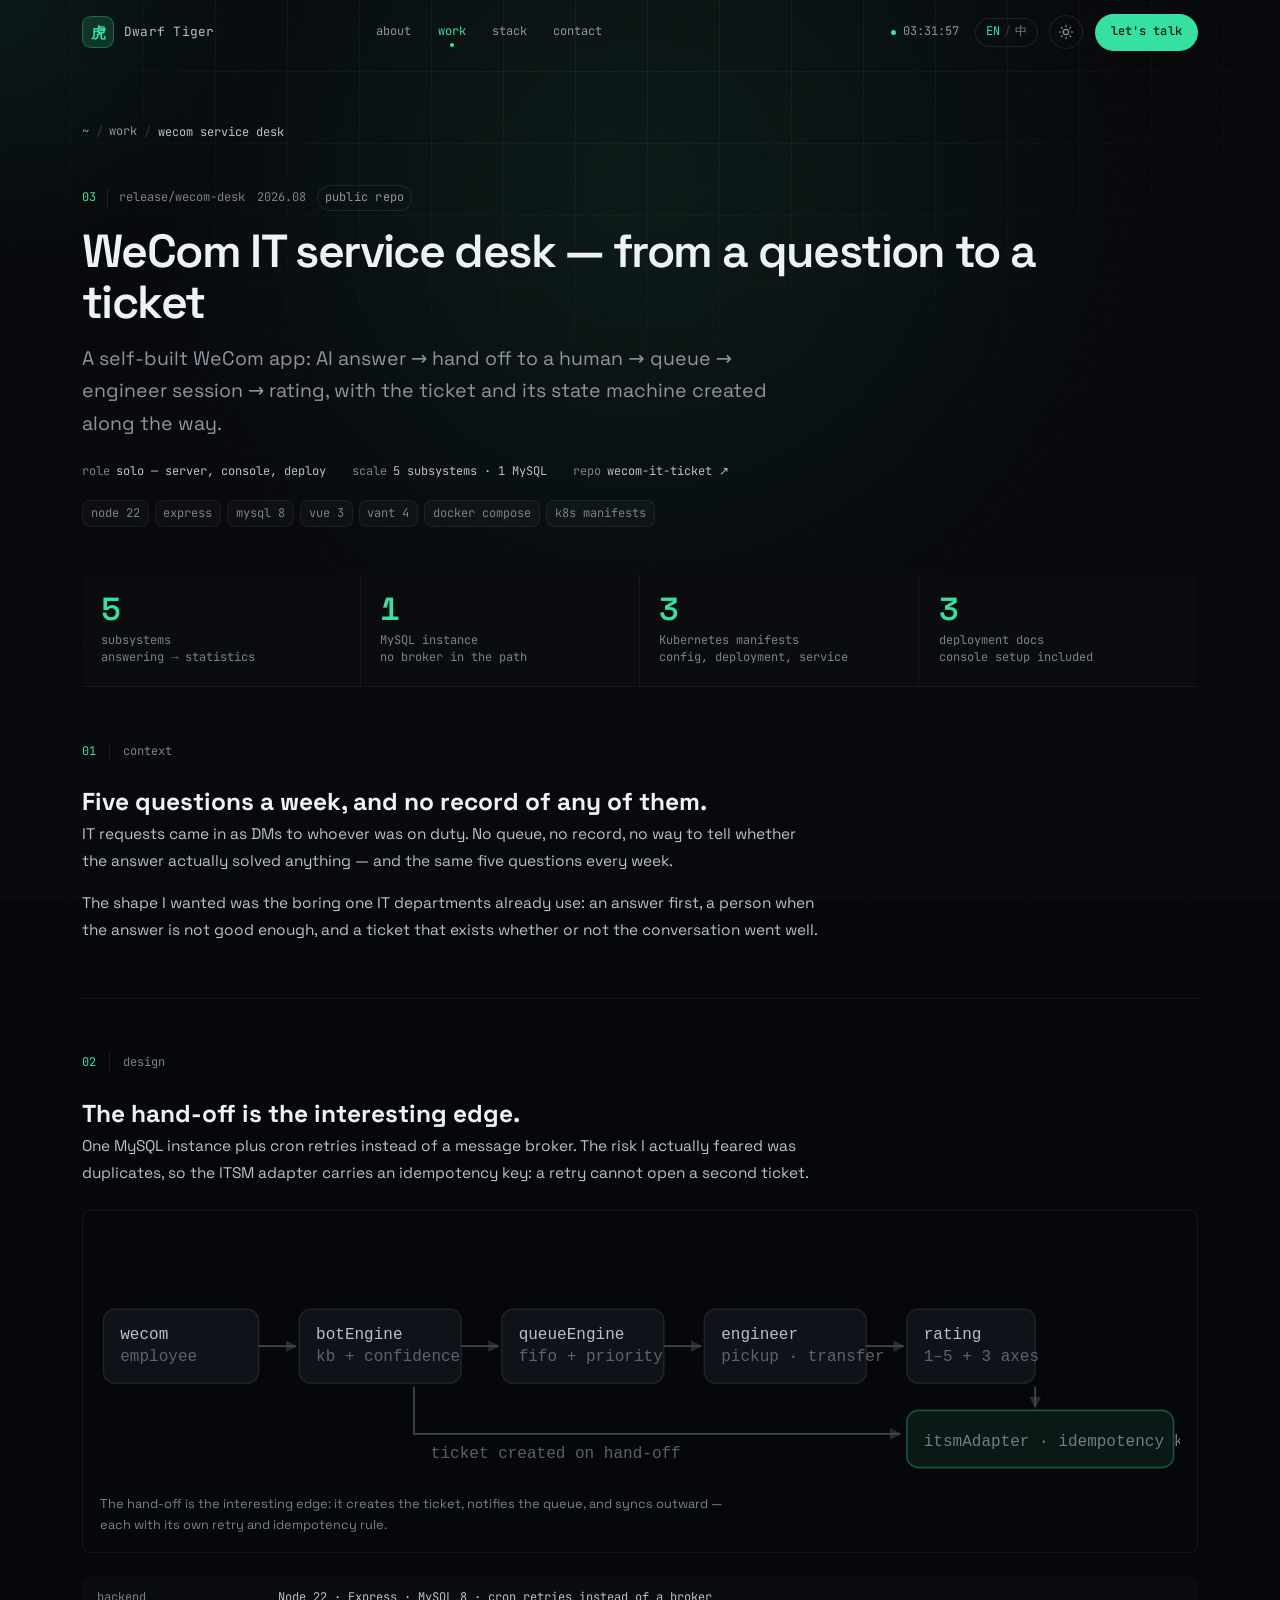
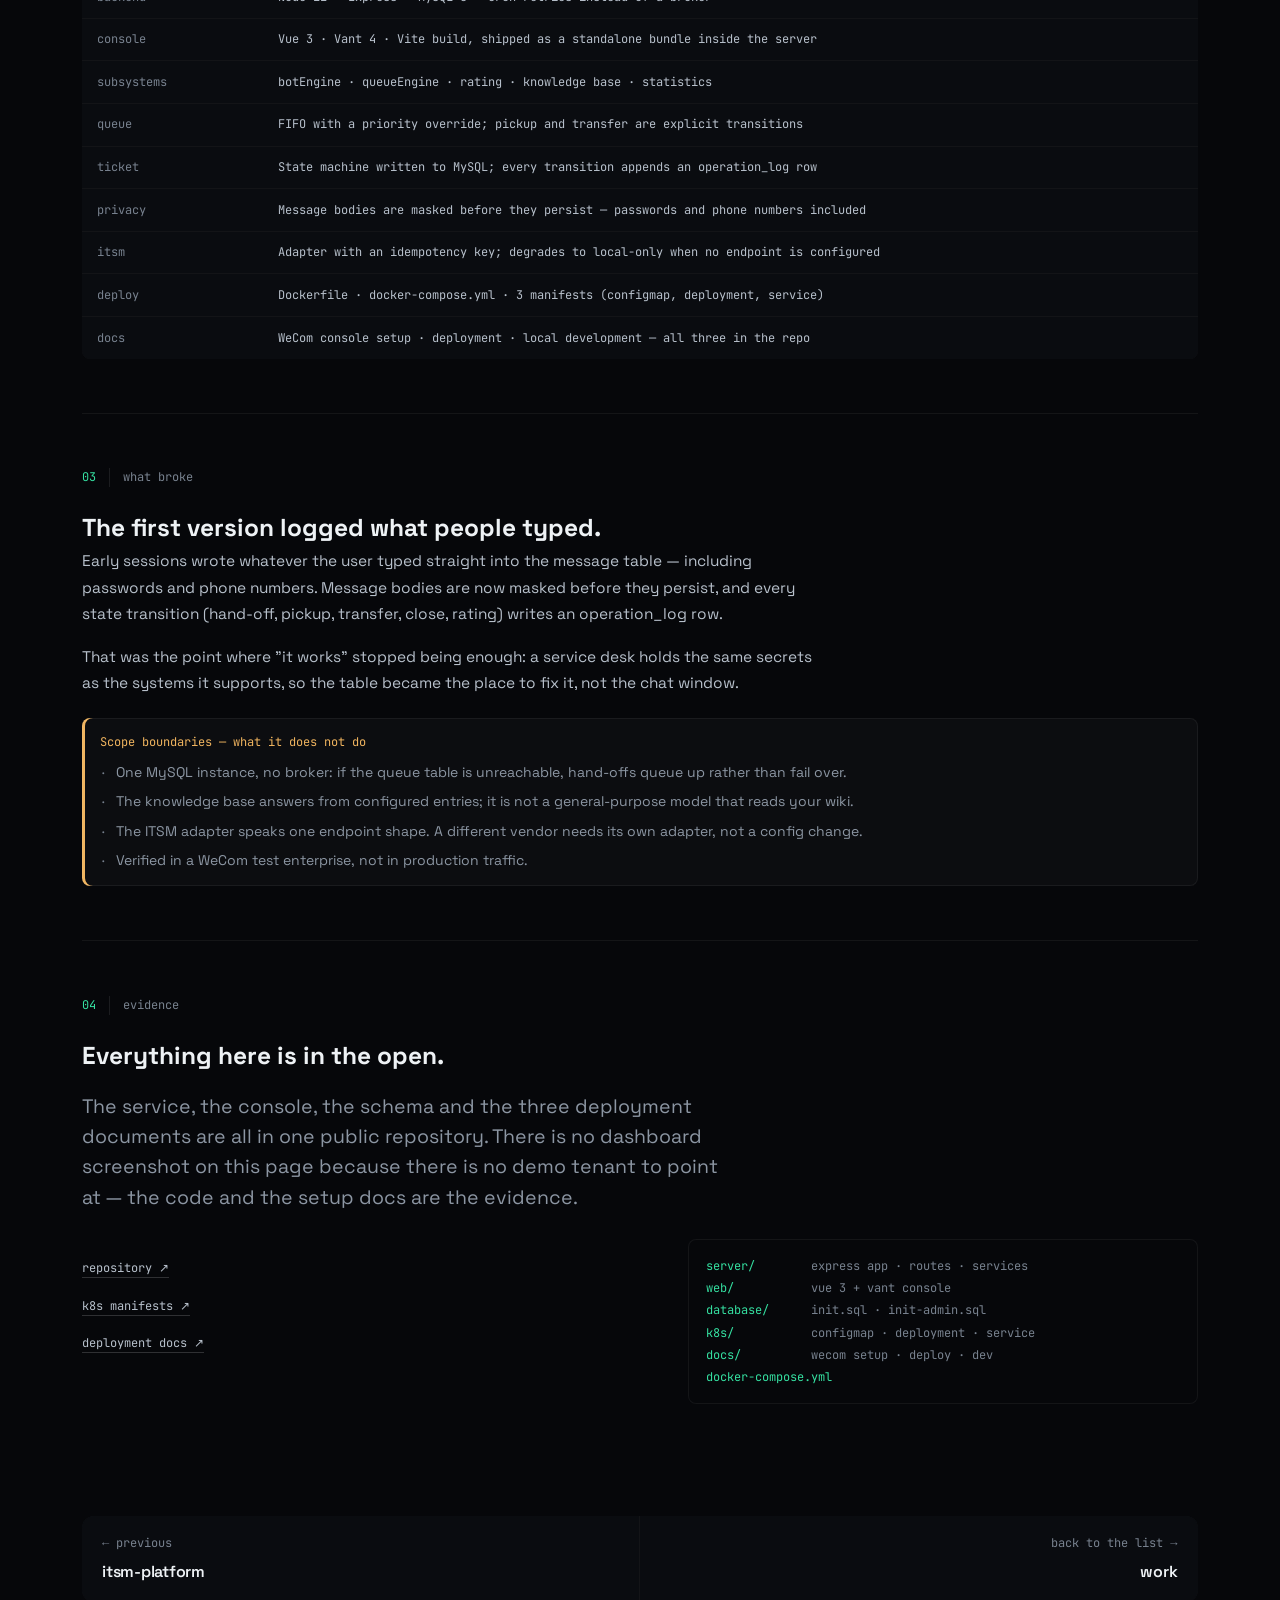
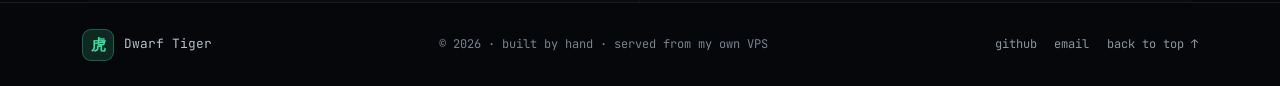
<file: projects/wecom-desk.html>
<!DOCTYPE html>
<html lang="en" data-theme="dark">
<head>
<meta charset="UTF-8">
<meta name="viewport" content="width=device-width, initial-scale=1.0">
<title data-i18n-doc="p3.title">wecom service desk — from a question to a ticket · Dwarf Tiger</title>
<meta name="description" data-i18n-doc="p3.desc" content="Case study: a self-built WeCom IT service desk — AI answer, human hand-off, FIFO queue with priority, engineer session, rating. Five subsystems, one MySQL instance, an ITSM adapter with an idempotency key.">
<meta name="author" content="Dwarf Tiger">
<meta name="robots" content="index, follow">
<meta name="theme-color" content="#06070a">

<link rel="canonical" href="https://lowtighter.icu/projects/wecom-desk.html">
<meta property="og:type" content="article">
<meta property="og:url" content="https://lowtighter.icu/projects/wecom-desk.html">
<meta property="og:title" data-i18n-doc="p3.title" content="wecom service desk — from a question to a ticket · Dwarf Tiger">
<meta property="og:description" data-i18n-doc="p3.desc" content="A self-built WeCom IT service desk: AI answer, human hand-off, FIFO queue with priority, engineer session, rating.">
<meta property="og:image" content="https://lowtighter.icu/assets/img/og.png">
<meta property="og:image:width" content="1200">
<meta property="og:image:height" content="630">
<meta name="twitter:card" content="summary_large_image">
<meta name="twitter:image" content="https://lowtighter.icu/assets/img/og.png">

<link rel="icon" href="data:image/svg+xml,%3Csvg xmlns='http://www.w3.org/2000/svg' viewBox='0 0 64 64'%3E%3Crect width='64' height='64' rx='14' fill='%2306070a'/%3E%3Ctext x='32' y='44' font-family='monospace' font-size='30' font-weight='700' fill='%2335e0a1' text-anchor='middle'%3EOD%3C/text%3E%3C/svg%3E">
<link rel="preload" href="../assets/fonts/space-grotesk.woff2" as="font" type="font/woff2" crossorigin>
<link rel="preload" href="../assets/fonts/jetbrains-mono.woff2" as="font" type="font/woff2" crossorigin>
<link rel="stylesheet" href="../assets/css/style.css">

<script>
(function () {
  var t = null, l = null;
  try { t = localStorage.getItem('odin-theme'); l = localStorage.getItem('odin-lang'); } catch (e) {}
  document.documentElement.setAttribute('data-theme', (t === 'light' || t === 'dark') ? t : 'dark');
  document.documentElement.setAttribute('lang', l === 'zh' ? 'zh' : 'en');
})();
</script>
<script>
document.documentElement.classList.add('js');
setTimeout(function () {
  if (!window.__odinReady) document.documentElement.classList.remove('js');
}, 1500);
</script>
</head>
<body id="top">

<a class="skip" href="#main" data-i18n="a11y.skip">Skip to content</a>

<div class="backdrop" aria-hidden="true">
  <div class="backdrop__grid"></div>
  <div class="backdrop__glow"></div>
  <div class="backdrop__grain"></div>
</div>
<div class="spotlight" id="spotlight" aria-hidden="true"></div>

<header class="nav" id="nav">
  <div class="nav__in">
    <a class="brand" href="../index.html" aria-label="Dwarf Tiger — home">
      <span class="brand__mark">虎</span>
      <span class="brand__txt" data-i18n="brand.name">Dwarf Tiger</span>
    </a>

    <nav class="nav__links" id="navLinks" aria-label="Sections">
      <a href="../index.html#about"   data-i18n="nav.about">about</a>
      <a href="../projects.html" class="is-active" data-i18n="nav.work">work</a>
      <a href="../index.html#stack"   data-i18n="nav.stack">stack</a>
      <a href="../index.html#contact" data-i18n="nav.contact">contact</a>
    </nav>

    <div class="nav__right">
      <span class="clock" id="clock" title="Local time"><span class="clock__dot"></span><span id="clockTxt">00:00:00</span></span>

      <button class="langbtn" id="langBtn" type="button" aria-label="Switch language / 切换语言">
        <span data-lang="en" class="is-on">EN</span><span class="langbtn__slash">/</span><span data-lang="zh">中</span>
      </button>

      <button class="iconbtn" id="themeBtn" type="button" aria-label="Toggle theme" aria-pressed="false">
        <svg viewBox="0 0 24 24" width="16" height="16" fill="none" stroke="currentColor" stroke-width="1.7" stroke-linecap="round"><circle cx="12" cy="12" r="4"/><path d="M12 2v2M12 20v2M2 12h2M20 12h2M4.9 4.9l1.4 1.4M17.7 17.7l1.4 1.4M19.1 4.9l-1.4 1.4M6.3 17.7l-1.4 1.4"/></svg>
      </button>

      <a class="btn btn--sm" href="../index.html#contact" data-i18n="nav.talk">let's talk</a>

      <button class="iconbtn nav__burger" id="burger" type="button" aria-label="Menu" aria-expanded="false">
        <svg viewBox="0 0 24 24" width="18" height="18" fill="none" stroke="currentColor" stroke-width="1.8" stroke-linecap="round"><path d="M4 7h16M4 12h16M4 17h16"/></svg>
      </button>
    </div>
  </div>
</header>

<main id="main">
<div class="wrap">

  <nav class="crumbs reveal" aria-label="Breadcrumb">
    <a href="../index.html">~</a>
    <span class="crumbs__sep" aria-hidden="true">/</span>
    <a href="../projects.html">work</a>
    <span class="crumbs__sep" aria-hidden="true">/</span>
    <span class="crumbs__here">wecom service desk</span>
  </nav>

  <header class="phead">
    <p class="phead__no reveal">
      <b>03</b>
      <span>release/wecom-desk</span>
      <span class="entry__date">2026.08</span>
      <span class="pill" data-i18n="c3.pill">public repo</span>
    </p>

    <h1 class="phead__title reveal" style="--d:.05s" data-i18n="c3.title">WeCom IT service desk — from a question to a ticket</h1>

    <p class="phead__lede reveal" style="--d:.1s" data-i18n="c3.lede">
      A self-built WeCom app: AI answer → hand off to a human → queue → engineer session
      → rating, with the ticket and its state machine created along the way.
    </p>

    <dl class="phead__meta reveal" style="--d:.14s">
      <div><dt data-i18n="label.role">role</dt> <dd><b data-i18n="p3.role">solo — server, console, deploy</b></dd></div>
      <div><dt data-i18n="label.scale">scale</dt> <dd><b>5 <span data-i18n="idx.subsystems">subsystems</span> · 1 MySQL</b></dd></div>
      <div><dt data-i18n="label.repo">repo</dt> <dd><b><a href="https://github.com/yangchuan281/wecom-it-ticket" target="_blank" rel="noopener">wecom-it-ticket ↗</a></b></dd></div>
    </dl>

    <ul class="chips reveal" style="--d:.18s"><li>node 22</li><li>express</li><li>mysql 8</li><li>vue 3</li><li>vant 4</li><li>docker compose</li><li>k8s manifests</li></ul>
  </header>

  <dl class="kpis reveal" style="--d:.22s">
    <div><dd>5</dd><dt data-i18n="p3.k1">subsystems<br>answering → statistics</dt></div>
    <div><dd>1</dd><dt data-i18n="p3.k2">MySQL instance<br>no broker in the path</dt></div>
    <div><dd>3</dd><dt data-i18n="p3.k3">Kubernetes manifests<br>config, deployment, service</dt></div>
    <div><dd>3</dd><dt data-i18n="p3.k4">deployment docs<br>console setup included</dt></div>
  </dl>

  <!-- 01 context -->
  <section class="psec">
    <p class="psec__h reveal"><b>01</b> <span>context</span></p>
    <h2 class="reveal" style="--d:.05s" data-i18n="p3.h.context">Five questions a week, and no record of any of them.</h2>

    <div class="prose reveal" style="--d:.1s">
      <p data-i18n="c3.problem">
        IT requests came in as DMs to whoever was on duty. No queue, no record, no way
        to tell whether the answer actually solved anything — and the same five
        questions every week.
      </p>
      <p data-i18n="p3.context.p2">
        The shape I wanted was the boring one IT departments already use: an answer first,
        a person when the answer is not good enough, and a ticket that exists whether or not
        the conversation went well.
      </p>
    </div>
  </section>

  <!-- 02 design -->
  <section class="psec">
    <p class="psec__h reveal"><b>02</b> <span>design</span></p>
    <h2 class="reveal" style="--d:.05s" data-i18n="p3.h.design">The hand-off is the interesting edge.</h2>

    <div class="prose reveal" style="--d:.1s">
      <p data-i18n="c3.tradeoff">
        One MySQL instance plus cron retries instead of a message broker. The risk I
        actually feared was duplicates, so the ITSM adapter carries an idempotency key:
        a retry cannot open a second ticket.
      </p>
    </div>

    <figure class="diagram reveal" style="--d:.14s">
      <svg viewBox="0 0 640 150" role="img" aria-labelledby="dg3" preserveAspectRatio="xMidYMid meet">
        <title id="dg3">WeCom service desk flow: employee asks in WeCom, the bot engine answers from the knowledge base with a confidence band, low confidence triggers a hand-off that creates a ticket, the queue engine assigns by FIFO with priority override, the engineer console resolves it, the rating service collects feedback, and the ITSM adapter syncs with an idempotency key.</title>
        <defs>
          <marker id="ar3" markerWidth="7" markerHeight="7" refX="6" refY="3.5" orient="auto">
            <path d="M0,0 L7,3.5 L0,7 z" fill="currentColor" opacity=".55"/>
          </marker>
        </defs>
        <g font-family="ui-monospace, monospace" font-size="9.5" fill="currentColor">
          <rect x="2" y="48" width="92" height="44" rx="7" class="dg-box"/>
          <text x="12" y="66" class="dg-t">wecom</text>
          <text x="12" y="79" class="dg-s" opacity=".62">employee</text>

          <rect x="118" y="48" width="96" height="44" rx="7" class="dg-box"/>
          <text x="128" y="66" class="dg-t">botEngine</text>
          <text x="128" y="79" class="dg-s" opacity=".62">kb + confidence</text>

          <rect x="238" y="48" width="96" height="44" rx="7" class="dg-box"/>
          <text x="248" y="66" class="dg-t">queueEngine</text>
          <text x="248" y="79" class="dg-s" opacity=".62">fifo + priority</text>

          <rect x="358" y="48" width="96" height="44" rx="7" class="dg-box"/>
          <text x="368" y="66" class="dg-t">engineer</text>
          <text x="368" y="79" class="dg-s" opacity=".62">pickup · transfer</text>

          <rect x="478" y="48" width="76" height="44" rx="7" class="dg-box"/>
          <text x="488" y="66" class="dg-t">rating</text>
          <text x="488" y="79" class="dg-s" opacity=".62">1–5 + 3 axes</text>

          <rect x="478" y="108" width="158" height="34" rx="7" class="dg-box dg-box--key"/>
          <text x="488" y="129" class="dg-s" opacity=".8">itsmAdapter · idempotency key</text>

          <g stroke="currentColor" stroke-width="1" opacity=".45" fill="none" marker-end="url(#ar3)">
            <path d="M94 70 H116"/>
            <path d="M214 70 H236"/>
            <path d="M334 70 H356"/>
            <path d="M454 70 H476"/>
            <path d="M554 94 V106"/>
            <path d="M186 94 V122 H474"/>
          </g>
          <text x="196" y="136" class="dg-s" opacity=".62">ticket created on hand-off</text>
        </g>
      </svg>
      <figcaption data-i18n="c3.cap">
        The hand-off is the interesting edge: it creates the ticket, notifies the queue,
        and syncs outward — each with its own retry and idempotency rule.
      </figcaption>
    </figure>

    <div class="spec reveal" style="--d:.18s">
      <div><dt>backend</dt><dd>Node 22 · Express · MySQL 8 · cron retries instead of a broker</dd></div>
      <div><dt>console</dt><dd>Vue 3 · Vant 4 · Vite build, shipped as a standalone bundle inside the server</dd></div>
      <div><dt>subsystems</dt><dd>botEngine · queueEngine · rating · knowledge base · statistics</dd></div>
      <div><dt>queue</dt><dd>FIFO with a priority override; pickup and transfer are explicit transitions</dd></div>
      <div><dt>ticket</dt><dd>State machine written to MySQL; every transition appends an operation_log row</dd></div>
      <div><dt>privacy</dt><dd>Message bodies are masked before they persist — passwords and phone numbers included</dd></div>
      <div><dt>itsm</dt><dd>Adapter with an idempotency key; degrades to local-only when no endpoint is configured</dd></div>
      <div><dt>deploy</dt><dd>Dockerfile · docker-compose.yml · 3 manifests (configmap, deployment, service)</dd></div>
      <div><dt>docs</dt><dd>WeCom console setup · deployment · local development — all three in the repo</dd></div>
    </div>
  </section>

  <!-- 03 failure -->
  <section class="psec">
    <p class="psec__h reveal"><b>03</b> <span>what broke</span></p>
    <h2 class="reveal" style="--d:.05s" data-i18n="p3.h.fail">The first version logged what people typed.</h2>

    <div class="prose reveal" style="--d:.1s">
      <p data-i18n="c3.fail">
        Early sessions wrote whatever the user typed straight into the message table —
        including passwords and phone numbers. Message bodies are now masked before
        they persist, and every state transition (hand-off, pickup, transfer, close,
        rating) writes an operation_log row.
      </p>
      <p data-i18n="p3.fail.p2">
        That was the point where "it works" stopped being enough: a service desk holds the
        same secrets as the systems it supports, so the table became the place to fix it,
        not the chat window.
      </p>
    </div>

    <div class="bounds reveal" style="--d:.14s">
      <h4 data-i18n="p3.bounds.h">Scope boundaries — what it does not do</h4>
      <ul>
        <li data-i18n="p3.bounds.1">One MySQL instance, no broker: if the queue table is unreachable, hand-offs queue up rather than fail over.</li>
        <li data-i18n="p3.bounds.2">The knowledge base answers from configured entries; it is not a general-purpose model that reads your wiki.</li>
        <li data-i18n="p3.bounds.3">The ITSM adapter speaks one endpoint shape. A different vendor needs its own adapter, not a config change.</li>
        <li data-i18n="p3.bounds.4">Verified in a WeCom test enterprise, not in production traffic.</li>
      </ul>
    </div>
  </section>

  <!-- 04 evidence -->
  <section class="psec">
    <p class="psec__h reveal"><b>04</b> <span>evidence</span></p>
    <h2 class="reveal" style="--d:.05s" data-i18n="p3.h.evidence">Everything here is in the open.</h2>
    <p class="sec__sub reveal" style="--d:.1s" data-i18n="p3.evidence.sub">
      The service, the console, the schema and the three deployment documents are all in one
      public repository. There is no dashboard screenshot on this page because there is no
      demo tenant to point at — the code and the setup docs are the evidence.
    </p>

    <div class="psplit" style="margin-top:1.6rem">
      <div class="reveal" style="--d:.12s">
        <ul class="evid__links" style="flex-direction:column;align-items:flex-start;gap:.7rem">
          <li><a href="https://github.com/yangchuan281/wecom-it-ticket" target="_blank" rel="noopener" data-i18n="link.repo">repository ↗</a></li>
          <li><a href="https://github.com/yangchuan281/wecom-it-ticket/tree/main/k8s" target="_blank" rel="noopener" data-i18n="c3.link.k8s">k8s manifests ↗</a></li>
          <li><a href="https://github.com/yangchuan281/wecom-it-ticket/tree/main/docs" target="_blank" rel="noopener" data-i18n="c3.link.docs">deployment docs ↗</a></li>
        </ul>
      </div>

      <pre class="tree reveal" style="--d:.16s"><code><b>server/</b>        <i>express app · routes · services</i>
<b>web/</b>           <i>vue 3 + vant console</i>
<b>database/</b>      <i>init.sql · init-admin.sql</i>
<b>k8s/</b>           <i>configmap · deployment · service</i>
<b>docs/</b>          <i>wecom setup · deploy · dev</i>
<b>docker-compose.yml</b></code></pre>
    </div>
  </section>

  <nav class="pnav reveal" aria-label="Project navigation">
    <a href="itsm.html">
      <span class="pnav__k">← <span data-i18n="pnav.prev">previous</span></span>
      <span class="pnav__t">itsm-platform</span>
    </a>
    <a href="../projects.html">
      <span class="pnav__k" data-i18n="pnav.back">back to the list →</span>
      <span class="pnav__t">work</span>
    </a>
  </nav>

</div>
</main>

<footer class="foot">
  <div class="wrap foot__in">
    <div class="foot__brand">
      <span class="brand__mark">虎</span>
      <span data-i18n="brand.name">Dwarf Tiger</span>
    </div>
    <p class="foot__meta">© <span id="year">2026</span> · <span data-i18n="foot.meta">built by hand · served from my own VPS</span></p>
    <nav class="foot__links" aria-label="Elsewhere">
      <a href="https://github.com/yangchuan281" target="_blank" rel="noopener">github</a>
      <a href="mailto:18295659278@163.com" data-i18n="foot.email">email</a>
      <a href="#top" data-i18n="foot.top">back to top ↑</a>
    </nav>
  </div>
</footer>

<div class="lb" id="lb" hidden>
  <button class="lb__close" id="lbClose" type="button" aria-label="Close">✕</button>
  <figure class="lb__fig">
    <img id="lbImg" alt="">
    <figcaption id="lbCap"></figcaption>
  </figure>
</div>

<script src="../assets/js/i18n.js" defer></script>
<script src="../assets/js/main.js" defer></script>
</body>
</html>
</file>
<file: assets/css/style.css>
/* ═══════════════════════════════════════════════════════════════
   Odin — portfolio
   Genre: modern-minimal · terminal metaphor
   Theme: near-black + signal-green (dark) / paper-green (light)
   Type:  Space Grotesk (display) + JetBrains Mono (meta), self-hosted
   0 Fonts · 1 Tokens · 2 Reset · 3 Type · 4 Utils · 5 Backdrop
   6 Buttons · 7 Welcome gate · 8 Nav · 9 Hero · 10 Graph · 11 Marquee
   12 Sections · 13 About · 14 Work · 15 Stack · 16 Contact
   17 Footer · 18 Motion · 19 Responsive · 20 Project pages (L2/L3)
   ═══════════════════════════════════════════════════════════════ */

/* ── 0 · Fonts ──────────────────────────────────────────────── */
@font-face {
  font-family: 'Space Grotesk';
  font-style: normal;
  font-weight: 300 700;
  font-display: swap;
  src: url('../fonts/space-grotesk.woff2') format('woff2');
}
@font-face {
  font-family: 'JetBrains Mono';
  font-style: normal;
  font-weight: 100 800;
  font-display: swap;
  src: url('../fonts/jetbrains-mono.woff2') format('woff2');
}

/* ── 1 · Tokens ─────────────────────────────────────────────── */
:root {
  color-scheme: dark;

  --bg:             #06070a;
  --bg-1:           #0a0c10;
  --bg-2:           #0f1218;
  --bg-3:           #14181f;

  --surface:        rgba(255,255,255,.028);
  --surface-2:      rgba(255,255,255,.052);
  --surface-hover:  rgba(255,255,255,.08);

  /* three greys below --ink-soft all clear WCAG AA (4.5:1) on --bg-2 /
     --bg-3: faint 4.8:1, muted 5.9:1. The old #626c78 sat at 3.5:1 and
     was only used for 10–11px labels, which is exactly the case AA
     forbids. */
  --ink:            #eef2f5;
  --ink-soft:       #b7c0cb;
  --ink-muted:      #8c96a3;
  --ink-faint:      #78828f;

  --line:           rgba(255,255,255,.085);
  --line-soft:      rgba(255,255,255,.055);
  --line-strong:    rgba(255,255,255,.17);

  --accent:         #35e0a1;
  --accent-bright:  #5bf0b8;
  --accent-deep:    #16a577;
  --accent-ink:     #04140e;
  --accent-a08:     rgba(53,224,161,.08);
  --accent-a16:     rgba(53,224,161,.16);
  --accent-a32:     rgba(53,224,161,.32);
  --accent-a55:     rgba(53,224,161,.55);

  --amber:          #f0b45f;
  --amber-a16:      rgba(240,180,95,.16);

  --nav-glass:      rgba(8,10,13,.72);
  --menu-glass:     rgba(7,9,12,.975);
  --card-glass:     rgba(13,16,21,.72);
  --card-glass-hi:  rgba(18,22,28,.9);
  --sel:            var(--accent-a32);

  --font-sans: 'Space Grotesk', system-ui, -apple-system, 'Segoe UI', 'PingFang SC', 'Microsoft YaHei', sans-serif;
  --font-mono: 'JetBrains Mono', ui-monospace, 'SFMono-Regular', Menlo, Consolas, 'PingFang SC', 'Microsoft YaHei', monospace;

  --fs-display: clamp(3.4rem, 1rem + 12vw, 8.6rem);
  --fs-h2:      clamp(1.85rem, 1.1rem + 2.6vw, 3.05rem);
  --fs-h3:      clamp(1.05rem, .95rem + .38vw, 1.24rem);
  --fs-lead:    clamp(1.02rem, .96rem + .45vw, 1.22rem);
  --fs-body:    clamp(.94rem, .9rem + .18vw, 1.02rem);
  /* metadata never drops below 12px in Latin; the CJK override below
     takes it to 12.5px because Han glyphs read smaller at the same size */
  --fs-mono:    .8rem;
  --fs-mono-sm: .75rem;

  --wrap: 1200px;
  --gutter: clamp(1.15rem, .4rem + 2.8vw, 3rem);
  --sec-y: clamp(4.5rem, 2.8rem + 7vw, 8.5rem);

  --ease-out:  cubic-bezier(.23,1,.32,1);
  --ease-io:   cubic-bezier(.77,0,.175,1);
  --ease-spring: cubic-bezier(.34,1.4,.64,1);

  --d1: 130ms; --d2: 220ms; --d3: 340ms; --d4: 560ms;

  --r-sm: 8px; --r: 12px; --r-lg: 18px; --r-pill: 999px;

  --sh-2: 0 10px 34px rgba(0,0,0,.38);
  --sh-3: 0 34px 74px -18px rgba(0,0,0,.72);
  --glow: 0 0 0 1px var(--accent-a16), 0 16px 46px -14px var(--accent-a32);

  --z-nav: 100; --z-spot: 2;
}

:root[data-theme="light"] {
  color-scheme: light;

  --bg:             #f3f5f2;
  --bg-1:           #ecefeb;
  --bg-2:           #e3e8e4;
  --bg-3:           #d8dfd9;

  --surface:        rgba(11,15,13,.035);
  --surface-2:      rgba(11,15,13,.06);
  --surface-hover:  rgba(11,15,13,.09);

  --ink:            #0b0f0d;
  --ink-soft:       #2a3330;
  --ink-muted:      #4a5652;
  --ink-faint:      #58635e;   /* ≥4.6:1 on every light ground, was 4.2:1 */

  --line:           rgba(11,15,13,.14);
  --line-soft:      rgba(11,15,13,.08);
  --line-strong:    rgba(11,15,13,.26);

  --accent:         #0b7a52;
  --accent-bright:  #0e9463;
  --accent-deep:    #085c3d;
  --accent-ink:     #f4faf7;
  --accent-a08:     rgba(11,122,82,.08);
  --accent-a16:     rgba(11,122,82,.16);
  --accent-a32:     rgba(11,122,82,.3);
  --accent-a55:     rgba(11,122,82,.5);

  --amber:          #9a6412;
  --amber-a16:      rgba(154,100,18,.14);

  --nav-glass:      rgba(243,245,242,.78);
  --menu-glass:     rgba(246,248,245,.985);
  --card-glass:     rgba(255,255,255,.7);
  --card-glass-hi:  rgba(255,255,255,.94);
  --sel:            var(--accent-a32);

  --sh-2: 0 10px 30px rgba(20,32,26,.13);
  --sh-3: 0 34px 70px -20px rgba(20,32,26,.24);
}

/* ── 2 · Reset ──────────────────────────────────────────────── */
*, *::before, *::after { box-sizing: border-box; }
html { -webkit-text-size-adjust: 100%; scroll-behavior: smooth; scroll-padding-top: 74px; }
@media (prefers-reduced-motion: reduce) { html { scroll-behavior: auto; } }
/* anchors must not land underneath the fixed nav */
section[id], article[id] { scroll-margin-top: 74px; }

body {
  margin: 0;
  background: var(--bg);
  color: var(--ink);
  font-family: var(--font-sans);
  font-size: var(--fs-body);
  line-height: 1.62;
  -webkit-font-smoothing: antialiased;
  -moz-osx-font-smoothing: grayscale;
  overflow-x: hidden;
  transition: background var(--d3) var(--ease-out), color var(--d3) var(--ease-out);
}

h1, h2, h3, h4, p, dl, dd, dt, ul, ol, figure { margin: 0; }
ul, ol { list-style: none; padding: 0; }
a { color: inherit; text-decoration: none; }
button { font: inherit; color: inherit; background: none; border: 0; cursor: pointer; }
img { display: block; max-width: 100%; }
::selection { background: var(--sel); color: var(--ink); }

:focus-visible {
  outline: 2px solid var(--accent);
  outline-offset: 3px;
  border-radius: 4px;
}

/* scrollbar */
* { scrollbar-width: thin; scrollbar-color: var(--line-strong) transparent; }
::-webkit-scrollbar { width: 10px; height: 10px; }
::-webkit-scrollbar-track { background: transparent; }
::-webkit-scrollbar-thumb { background: var(--line-strong); border-radius: 99px; }

/* ── 3 · Type helpers ───────────────────────────────────────── */
.mono, code, kbd { font-family: var(--font-mono); font-variant-ligatures: none; }
code {
  /* .88em looks right against body copy but turns 12px labels into
     10.6px, so the relative size is clamped at the 12px floor */
  font-size: max(.88em, .75rem);
  padding: .12em .38em;
  border-radius: 5px;
  background: var(--surface-2);
  color: var(--accent);
}

/* ── 3b · Chinese typography ────────────────────────────────────
   The mono stack only ships latin glyphs, so Chinese falls back to
   PingFang / YaHei. CJK needs slightly larger mono sizes, looser
   leading, and none of the negative tracking tuned for Latin.     */
html[lang="zh"] {
  --fs-mono: .82rem;
  --fs-mono-sm: .78rem;
}
html[lang="zh"] .hero__title { letter-spacing: .04em; line-height: 1.02; }

html[lang="zh"] .sec__head h2,
html[lang="zh"] .sec--contact .sec__head h2,
html[lang="zh"] .principle h3,
html[lang="zh"] .entry__body h3 { letter-spacing: -.004em; }
html[lang="zh"] .sg h3 { letter-spacing: 0; }

/* CJK breaks between any two characters; a two-character word that gets
   split looks like a typo, so keep the important ones whole */
.nb { white-space: nowrap; }

/* the hand-placed break keeps the first clause whole on wide screens and is
   wrong on a phone, where the line has to flow.
   balance() is deliberately NOT used here — it re-splits the first line and
   leaves "三" stranded. */
@media (max-width: 560px) {
  html[lang="zh"] .hero__lead br { display: none; }
}

html[lang="zh"] .hero__lead,
html[lang="zh"] .sec__sub,
html[lang="zh"] .entry__body p,
html[lang="zh"] .principle p { letter-spacing: 0; }

html[lang="zh"] .about__body p,
html[lang="zh"] .entry__body p { line-height: 1.82; }

html[lang="zh"] .strip dd,
html[lang="zh"] .idcard__rows dd,
html[lang="zh"] .contact__meta dd { line-height: 1.5; }

/* Chinese glyphs are wider — keep the badge at the 12px floor instead of
   letting the Latin size win. */
html[lang="zh"] .pill { font-size: .75rem; }
/* the cell blurbs are body copy, not mono — CJK needs the extra size */
html[lang="zh"] .sg__d { font-size: .87rem; line-height: 1.78; letter-spacing: 0; }
/* CJK has no word breaks to fall back on, so a two-line lede easily ends
   with a single orphan character — balance the lines instead */
html[lang="zh"] .sec__sub { text-wrap: balance; }
html[lang="zh"] .strip dd { white-space: normal; }
html[lang="zh"] .copyterm__line { white-space: normal; }

/* ── 4 · Utils ──────────────────────────────────────────────── */
.wrap {
  width: 100%;
  max-width: var(--wrap);
  margin-inline: auto;
  padding-inline: var(--gutter);
}

.skip {
  position: fixed;
  top: -100%;
  left: 1rem;
  z-index: 900;
  padding: .6rem 1rem;
  background: var(--accent);
  color: var(--accent-ink);
  border-radius: var(--r-sm);
  font-family: var(--font-mono);
  font-size: var(--fs-mono);
}
.skip:focus { top: 1rem; }

.dot {
  display: inline-block;
  width: 6px; height: 6px;
  border-radius: 50%;
  background: var(--accent);
  box-shadow: 0 0 0 3px var(--accent-a16);
  animation: pulse 2.6s var(--ease-io) infinite;
}
@keyframes pulse {
  0%, 100% { box-shadow: 0 0 0 3px var(--accent-a16); }
  50%      { box-shadow: 0 0 0 6px rgba(53,224,161,.04); }
}

/* Hidden only when JS is confirmed running (html.js set in <head>).
   Without JS the page must render fully — a failed main.js can never
   leave a visitor looking at a blank screen. */
html.js .reveal {
  opacity: 0;
  transform: translateY(14px);
  transition: opacity .7s var(--ease-out) var(--d, 0s), transform .7s var(--ease-out) var(--d, 0s);
  will-change: opacity, transform;
}
html.js .reveal.is-in { opacity: 1; transform: none; }

/* ── 5 · Backdrop ───────────────────────────────────────────── */
.backdrop {
  position: fixed;
  inset: 0;
  z-index: 0;
  pointer-events: none;
  overflow: hidden;
}
.backdrop__grid {
  position: absolute;
  inset: -1px;
  background-image:
    linear-gradient(to right, var(--line-soft) 1px, transparent 1px),
    linear-gradient(to bottom, var(--line-soft) 1px, transparent 1px);
  background-size: 72px 72px;
  mask-image: radial-gradient(ellipse 90% 65% at 50% 0%, #000 12%, transparent 78%);
  -webkit-mask-image: radial-gradient(ellipse 90% 65% at 50% 0%, #000 12%, transparent 78%);
  opacity: .8;
}
.backdrop__glow {
  position: absolute;
  top: -28vh;
  left: 50%;
  width: min(150vw, 1400px);
  aspect-ratio: 1.6;
  transform: translateX(-50%);
  background: radial-gradient(circle at 50% 50%, var(--accent-a16), transparent 62%);
  filter: blur(30px);
  opacity: .55;
}
.backdrop__grain {
  position: absolute;
  inset: 0;
  opacity: .035;
  background-image: url("data:image/svg+xml,%3Csvg xmlns='http://www.w3.org/2000/svg' width='160' height='160'%3E%3Cfilter id='n'%3E%3CfeTurbulence type='fractalNoise' baseFrequency='.85' numOctaves='3'/%3E%3C/filter%3E%3Crect width='160' height='160' filter='url(%23n)'/%3E%3C/svg%3E");
}
:root[data-theme="light"] .backdrop__grid { opacity: .5; }
:root[data-theme="light"] .backdrop__glow { opacity: .3; }

.spotlight {
  position: fixed;
  top: 0; left: 0;
  width: 620px; height: 620px;
  margin: -310px 0 0 -310px;
  z-index: var(--z-spot);
  pointer-events: none;
  background: radial-gradient(circle, var(--accent-a08), transparent 65%);
  opacity: 0;
  transition: opacity var(--d4) var(--ease-out);
}
body.has-pointer .spotlight { opacity: 1; }

/* ── 6 · Buttons ────────────────────────────────────────────── */
.btn {
  --btn-bg: var(--accent);
  --btn-ink: var(--accent-ink);
  display: inline-flex;
  align-items: center;
  gap: .55rem;
  padding: .82rem 1.4rem;
  border-radius: var(--r-pill);
  background: var(--btn-bg);
  color: var(--btn-ink);
  font-family: var(--font-mono);
  font-size: var(--fs-mono);
  font-weight: 500;
  letter-spacing: .01em;
  white-space: nowrap;
  transition: transform var(--d1) var(--ease-out), box-shadow var(--d2) var(--ease-out),
              background var(--d2) var(--ease-out), color var(--d2) var(--ease-out);
}
.btn:hover { transform: translateY(-2px); box-shadow: var(--glow); }
.btn:active { transform: translateY(0); }
.btn__arrow { transition: transform var(--d2) var(--ease-out); }
.btn:hover .btn__arrow { transform: translateX(4px); }

.btn--ghost {
  background: transparent;
  color: var(--ink);
  box-shadow: inset 0 0 0 1px var(--line-strong);
}
.btn--ghost:hover {
  background: var(--surface-2);
  box-shadow: inset 0 0 0 1px var(--accent-a55);
}

.btn--sm { padding: .55rem 1rem; font-size: var(--fs-mono-sm); }

.iconbtn {
  display: grid;
  place-items: center;
  width: 34px; height: 34px;
  border-radius: 50%;
  color: var(--ink-muted);
  box-shadow: inset 0 0 0 1px var(--line);
  transition: color var(--d2), background var(--d2), box-shadow var(--d2);
}
.iconbtn:hover { color: var(--ink); background: var(--surface-2); box-shadow: inset 0 0 0 1px var(--line-strong); }
:root[data-theme="dark"] .iconbtn svg { transform: rotate(0); }
.iconbtn--moon svg { transform: rotate(180deg); }

/* ── 7 · Welcome gate (home page only) ────────────────────────
   An entry door, not a loader: no progress bar, nothing to wait for.
   Only rendered when the boot script put `js` on <html>, and main.js
   removes the node on the first click or key — so a dead script can
   never leave the page sealed behind it. */
.gate { display: none; }

html.js .gate {
  position: fixed;
  inset: 0;
  z-index: 400;
  display: grid;
  place-items: center;
  padding: clamp(1.5rem, 5vw, 4rem);
  overflow: hidden;
  background: var(--bg);
  cursor: pointer;
  opacity: 1;
  transition: opacity .55s var(--ease-out), visibility .55s;
}
html.js.gate-open,
html.js.gate-open body { overflow: hidden; }

.gate::before,
.gate::after { content: ''; position: absolute; pointer-events: none; }
.gate::before {
  /* the same faint grid the rest of the site sits on */
  inset: 0;
  background-image:
    linear-gradient(var(--line-soft) 1px, transparent 1px),
    linear-gradient(90deg, var(--line-soft) 1px, transparent 1px);
  background-size: 72px 72px;
  -webkit-mask-image: radial-gradient(58% 58% at 50% 46%, #000 20%, transparent 76%);
  mask-image: radial-gradient(58% 58% at 50% 46%, #000 20%, transparent 76%);
}
.gate::after {
  /* signal-green bloom behind the title */
  inset: 0;
  margin: auto;
  width: min(90vw, 58rem);
  height: min(90vw, 58rem);
  border-radius: 50%;
  background: radial-gradient(circle, var(--accent-a16) 0%, transparent 62%);
  filter: blur(44px);
  opacity: .8;
}

.gate__in {
  position: relative;
  z-index: 1;
  width: 100%;
  max-width: 44rem;
  text-align: center;
}

.gate__boot {
  margin-bottom: clamp(1.3rem, 3.4vw, 2.2rem);
  font-family: var(--font-mono);
  font-size: var(--fs-mono);
  color: var(--ink-faint);
  letter-spacing: .02em;
}
.gate__u { color: var(--accent); }
.gate__p { color: var(--ink-muted); }
.gate__sep { color: var(--ink-faint); }
.gate__cmd { color: var(--ink-soft); }

.gate__title {
  font-size: clamp(1.6rem, .8rem + 4.6vw, 4.1rem);
  font-weight: 500;
  line-height: 1.26;
  letter-spacing: -.018em;
  color: var(--ink);
  text-wrap: balance;
}
html[lang="zh"] .gate__title { letter-spacing: .03em; line-height: 1.35; }

.gate__sub {
  margin-top: 1rem;
  font-family: var(--font-mono);
  font-size: var(--fs-mono-sm);
  color: var(--ink-muted);
  letter-spacing: .04em;
}

.gate__enter {
  display: inline-flex;
  align-items: center;
  gap: .6rem;
  margin-top: clamp(2rem, 5vw, 3.1rem);
  padding: .8rem 1.5rem;
  font-family: var(--font-mono);
  font-size: .8rem;
  letter-spacing: .04em;
  color: var(--accent);
  background: var(--accent-a08);
  border: 1px solid var(--accent-a32);
  border-radius: var(--r-pill);
  cursor: pointer;
  transition: background var(--d2), border-color var(--d2);
}
.gate__enter:hover { background: var(--accent-a16); border-color: var(--accent-a55); }
.gate__enter:focus-visible { outline: 2px solid var(--accent-a55); outline-offset: 3px; }

/* the switch sits above the bloom, in the corner the nav uses */
.gate__lang {
  position: absolute;
  top: clamp(1rem, 3vw, 1.9rem);
  right: clamp(1rem, 3vw, 1.9rem);
  z-index: 2;
  background: var(--bg);
  cursor: pointer;
}
.gate__lang:focus-visible { outline: 2px solid var(--accent-a55); outline-offset: 3px; }

.gate__caret {
  width: 1px;
  height: 1.05em;
  background: currentColor;
  animation: gateCaret 1.05s steps(1) infinite;
}
@keyframes gateCaret { 0%, 55% { opacity: 1; } 55.01%, 100% { opacity: 0; } }

/* four short beats on load, then nothing waits */
html.js .gate__in > * { animation: gateIn .62s var(--ease-out) both; }
html.js .gate__in > *:nth-child(1) { animation-delay: .04s; }
html.js .gate__in > *:nth-child(2) { animation-delay: .12s; }
html.js .gate__in > *:nth-child(3) { animation-delay: .22s; }
html.js .gate__in > *:nth-child(4) { animation-delay: .32s; }
@keyframes gateIn {
  from { opacity: 0; transform: translateY(14px); }
  to   { opacity: 1; transform: none; }
}

html.js .gate.is-out {
  opacity: 0;
  visibility: hidden;
  pointer-events: none;
}

/* ── 8 · Nav ────────────────────────────────────────────────── */
.nav {
  position: fixed;
  top: 0; left: 0; right: 0;
  z-index: var(--z-nav);
  transition: background var(--d3) var(--ease-out), border-color var(--d3) var(--ease-out),
              backdrop-filter var(--d3) var(--ease-out);
  border-bottom: 1px solid transparent;
}
.nav.is-stuck {
  background: var(--nav-glass);
  backdrop-filter: blur(16px) saturate(150%);
  -webkit-backdrop-filter: blur(16px) saturate(150%);
  border-bottom-color: var(--line-soft);
}
.nav__in {
  max-width: var(--wrap);
  margin-inline: auto;
  padding: .85rem var(--gutter);
  display: flex;
  align-items: center;
  gap: 1.5rem;
}

.brand { display: inline-flex; align-items: center; gap: .6rem; }
.brand__mark {
  display: grid;
  place-items: center;
  width: 32px; height: 32px;
  border-radius: 9px;
  background: var(--accent-a16);
  color: var(--accent);
  font-family: var(--font-mono);
  font-size: .95rem;
  font-weight: 700;
  line-height: 1;
  letter-spacing: 0;
  box-shadow: inset 0 0 0 1px var(--accent-a32);
}
.brand__txt {
  font-family: var(--font-mono);
  font-size: var(--fs-mono);
  letter-spacing: .02em;
  color: var(--ink-soft);
}

.nav__links {
  display: flex;
  gap: .25rem;
  margin-inline: auto;
}
.nav__links a {
  position: relative;
  padding: .4rem .7rem;
  border-radius: var(--r-sm);
  font-family: var(--font-mono);
  font-size: var(--fs-mono-sm);
  color: var(--ink-muted);
  transition: color var(--d2), background var(--d2);
}
.nav__links a:hover { color: var(--ink); background: var(--surface); }
.nav__links a.is-active { color: var(--accent); }
.nav__links a.is-active::before {
  content: '';
  position: absolute;
  left: 50%; bottom: .1rem;
  width: 4px; height: 4px;
  margin-left: -2px;
  border-radius: 50%;
  background: var(--accent);
}

.nav__right { display: flex; align-items: center; gap: .7rem; margin-left: auto; }
.clock {
  display: inline-flex;
  align-items: center;
  gap: .45rem;
  font-family: var(--font-mono);
  font-size: var(--fs-mono-sm);
  color: var(--ink-muted);
  padding-right: .3rem;
}
.clock__dot {
  width: 5px; height: 5px;
  border-radius: 50%;
  background: var(--accent);
  animation: pulse 2.6s var(--ease-io) infinite;
}
.nav__burger { display: none; }

/* language switch — EN / 中 */
.langbtn {
  display: inline-flex;
  align-items: center;
  gap: .1rem;
  padding: .3rem .55rem;
  border-radius: var(--r-pill);
  box-shadow: inset 0 0 0 1px var(--line);
  font-family: var(--font-mono);
  font-size: .75rem;
  letter-spacing: .04em;
  color: var(--ink-faint);
  transition: box-shadow var(--d2) var(--ease-out), color var(--d2) var(--ease-out);
}
.langbtn [data-lang] {
  padding: 0 .12rem;
  transition: color var(--d2) var(--ease-out);
}
.langbtn .is-on { color: var(--accent); }
.langbtn__slash { color: var(--line-strong); }
.langbtn:hover { box-shadow: inset 0 0 0 1px var(--line-strong); }
.langbtn:hover [data-lang]:not(.is-on) { color: var(--ink-muted); }

/* ── 9 · Hero ───────────────────────────────────────────────── */
.hero {
  position: relative;
  z-index: 1;
  padding-top: clamp(7rem, 4rem + 9vw, 10.5rem);
  padding-bottom: clamp(2rem, 1rem + 3vw, 3.5rem);
}
.hero__grid {
  display: grid;
  grid-template-columns: minmax(0, 1.42fr) minmax(0, .8fr);
  gap: clamp(2rem, 1rem + 4vw, 4.5rem);
  align-items: start;
}

.prompt {
  display: flex;
  align-items: center;
  flex-wrap: wrap;
  gap: .1rem;
  font-family: var(--font-mono);
  font-size: var(--fs-mono);
  color: var(--ink-muted);
  margin-bottom: clamp(1rem, .5rem + 1.5vw, 1.9rem);
}
.prompt__user { color: var(--ink-soft); }
.prompt__sep { color: var(--ink-faint); padding-inline: .12rem; }
.prompt__path { color: var(--accent); }
.prompt__cmd { color: var(--ink); }
.caret {
  display: inline-block;
  width: 7px; height: 1.05em;
  margin-left: 2px;
  background: var(--accent);
  animation: blink 1.1s steps(2, start) infinite;
  vertical-align: -.18em;
}
@keyframes blink { 0%,49% { opacity: 1; } 50%,100% { opacity: 0; } }

.hero__title {
  font-size: var(--fs-display);
  font-weight: 700;
  line-height: .84;
  letter-spacing: -.055em;
  text-transform: uppercase;
  margin-bottom: clamp(1.1rem, .6rem + 1.4vw, 1.7rem);
  background: linear-gradient(175deg, var(--ink) 30%, var(--ink-muted) 130%);
  -webkit-background-clip: text;
  background-clip: text;
  color: transparent;
}

.hero__lead {
  max-width: 44ch;
  font-size: var(--fs-lead);
  line-height: 1.55;
  color: var(--ink-soft);
  letter-spacing: -.008em;
}

.hero__cta {
  display: flex;
  flex-wrap: wrap;
  gap: .7rem;
  margin-top: clamp(1.4rem, 1rem + 1.6vw, 2.1rem);
}

/* direct jumps to the three cases — under the fold line, above the strip */
/* the three case links: real pills, not underlined footnotes */
.hero__jump {
  display: flex;
  flex-wrap: wrap;
  align-items: center;
  gap: .5rem;
  margin-top: 1.4rem;
  font-family: var(--font-mono);
  font-size: var(--fs-mono-sm);
}
.hero__jump-k {
  margin-right: .5rem;
  font-size: .75rem;
  letter-spacing: .12em;
  text-transform: uppercase;
  color: var(--ink-faint);
}
.hero__jump-a {
  display: inline-flex;
  align-items: center;
  gap: .45rem;
  padding: .56rem .95rem;
  border: 1px solid var(--line);
  border-radius: 999px;
  background: var(--bg-2);
  color: var(--ink-soft);
  line-height: 1;
  transition: color var(--d2), border-color var(--d2), background var(--d2), transform var(--d2);
}
.hero__jump-a b {
  font-weight: 400;
  color: var(--accent);
  opacity: .9;
  font-size: .75rem;
  letter-spacing: .02em;
}
.hero__jump-a i { font-style: normal; color: var(--ink-faint); }
.hero__jump-a:hover,
.hero__jump-a:focus-visible {
  color: var(--ink);
  border-color: var(--accent-a32);
  background: var(--accent-a08);
  transform: translateY(-1px);
}
.hero__jump-a:hover b,
.hero__jump-a:focus-visible b { opacity: 1; }
.hero__jump-a--ext { border-color: var(--line-strong); }
.hero__jump-a--ext:hover { border-color: var(--accent-a55); }

.strip {
  display: flex;
  flex-wrap: wrap;
  gap: 1.15rem 2.1rem;
  margin-top: clamp(2rem, 1.4rem + 2.4vw, 3.2rem);
  padding-top: 1.15rem;
  border-top: 1px solid var(--line);
}
.strip > div { min-width: 0; }
.strip dt {
  font-family: var(--font-mono);
  font-size: var(--fs-mono-sm);
  color: var(--ink-faint);
  text-transform: lowercase;
  margin-bottom: .28rem;
}
.strip dd {
  font-family: var(--font-mono);
  font-size: var(--fs-mono-sm);
  color: var(--ink-soft);
  display: flex;
  align-items: center;
  gap: .45rem;
  line-height: 1.4;
  white-space: nowrap;
}
.strip dd .dot { flex: 0 0 auto; }
.is-live { color: var(--accent) !important; }

/* identity card */
.idcard {
  position: relative;
  padding: 1.15rem;
  border-radius: var(--r-lg);
  background: var(--card-glass);
  box-shadow: inset 0 0 0 1px var(--line), var(--sh-2);
  backdrop-filter: blur(14px);
  -webkit-backdrop-filter: blur(14px);
}
.idcard::after {
  content: '';
  position: absolute;
  inset: 0;
  border-radius: inherit;
  background: linear-gradient(150deg, var(--accent-a08), transparent 42%);
  pointer-events: none;
}
.idcard__top {
  display: flex;
  justify-content: space-between;
  align-items: center;
  font-family: var(--font-mono);
  font-size: var(--fs-mono-sm);
  color: var(--ink-faint);
  padding-bottom: .9rem;
  border-bottom: 1px solid var(--line-soft);
}
.idcard__verified { color: var(--accent); }

.idcard__avatar {
  display: grid;
  place-items: center;
  width: 90px; height: 90px;   /* 90 / 18 viewBox units = exactly 5px per pixel */
  margin: 1.1rem 0 1.2rem;
  border-radius: 22px;
  background:
    radial-gradient(circle at 30% 25%, var(--accent-a32), transparent 60%),
    linear-gradient(160deg, var(--bg-3), var(--bg-1));
  box-shadow: inset 0 0 0 1px var(--line), 0 10px 26px -12px rgba(0,0,0,.6);
  /* 72px inner box / 12 cells = exactly 6px per pixel, so nothing blurs */
  padding: 1px;
  overflow: hidden;
}
/* 12×12 pixel portrait — hair and shirt in ink, frames in accent */
.pixelme { display: block; width: 100%; height: 100%; }
/* 16×16 pixel portrait, drawn with a fixed palette so it reads the same
   in both themes — a portrait should not change colour with the UI */
.pixelme .p-H { fill: #36434f; }   /* hair */
.pixelme .p-h { fill: #47586a; }   /* hair highlight */
.pixelme .p-S { fill: #e9b58e; }   /* skin */
.pixelme .p-s { fill: #b06f50; }   /* lip */
.pixelme .p-G { fill: #0c1017; }   /* frames */
.pixelme .p-L { fill: #6fe3b8; }   /* lens glare */
.pixelme .p-C { fill: #1fa97e; }   /* hoodie */
.pixelme .p-c { fill: #15795a; }   /* hoodie fold */
.idcard__rows { display: grid; gap: .5rem; }
.idcard__rows > div {
  display: grid;
  grid-template-columns: 56px minmax(0, 1fr);
  gap: .6rem;
  align-items: baseline;
  font-family: var(--font-mono);
  font-size: var(--fs-mono-sm);
}
.idcard__rows dt { color: var(--ink-faint); }
.idcard__rows dd {
  color: var(--ink-soft);
  display: flex;
  align-items: center;
  gap: .38rem;
  min-width: 0;
  overflow: hidden;
  text-overflow: ellipsis;
}

/* ── 10 · Git graph ─────────────────────────────────────────── */
.graph {
  display: flex;
  align-items: center;
  flex-wrap: wrap;
  gap: .45rem;
  margin-top: clamp(2.2rem, 1.4rem + 3vw, 3.6rem);
  padding: .8rem .95rem;
  border-radius: var(--r-pill);
  background: var(--surface);
  box-shadow: inset 0 0 0 1px var(--line-soft);
  font-family: var(--font-mono);
  font-size: var(--fs-mono-sm);
  overflow: hidden;
}
.graph__node {
  position: relative;
  padding: .28rem .68rem;
  border-radius: var(--r-pill);
  color: var(--ink-faint);
  white-space: nowrap;
  transition: color var(--d2), background var(--d2);
}
.graph__node.is-done { color: var(--ink-soft); }
.graph__node.is-done::before {
  content: '●';
  font-size: .55em;
  color: var(--accent);
  margin-right: .35rem;
  vertical-align: .18em;
}
.graph__node.is-live {
  color: var(--accent);
  background: var(--accent-a08);
  box-shadow: inset 0 0 0 1px var(--accent-a32);
  animation: glowpulse 2.8s var(--ease-io) infinite;
}
.graph__node.is-live::before {
  content: '◆';
  font-size: .6em;
  margin-right: .35rem;
  vertical-align: .1em;
}
@keyframes glowpulse {
  0%, 100% { box-shadow: inset 0 0 0 1px var(--accent-a32); }
  50%      { box-shadow: inset 0 0 0 1px var(--accent-a55), 0 0 22px -6px var(--accent-a32); }
}
.graph__line {
  flex: 0 1 18px;
  min-width: 8px;
  height: 1px;
  background: linear-gradient(90deg, var(--line-strong), var(--line));
}

/* ── 11 · Marquee ───────────────────────────────────────────── */
.marquee {
  position: relative;
  margin-top: clamp(2.4rem, 1.6rem + 3vw, 4rem);
  padding-block: .9rem;
  border-top: 1px solid var(--line-soft);
  border-bottom: 1px solid var(--line-soft);
  overflow: hidden;
  mask-image: linear-gradient(90deg, transparent, #000 8%, #000 92%, transparent);
  -webkit-mask-image: linear-gradient(90deg, transparent, #000 8%, #000 92%, transparent);
}
.marquee__track {
  display: flex;
  align-items: center;
  gap: 2.2rem;
  width: max-content;
  animation: slide 46s linear infinite;
  font-family: var(--font-mono);
  font-size: var(--fs-mono-sm);
  color: var(--ink-faint);
  letter-spacing: .04em;
}
.marquee:hover .marquee__track { animation-play-state: paused; }
.marquee__track span {
  position: relative;
  white-space: nowrap;
  transition: color var(--d2);
}
.marquee__track span::after {
  content: '/';
  position: absolute;
  right: -1.35rem;
  color: var(--line-strong);
}
.marquee__track span:hover { color: var(--accent); }
.marquee__tag {
  font-size: .72em;
  color: var(--amber);
  margin-left: .2rem;
  vertical-align: .25em;
}
@keyframes slide {
  from { transform: translate3d(0,0,0); }
  to   { transform: translate3d(-50%,0,0); }
}

/* ── 12 · Sections ──────────────────────────────────────────── */
.sec {
  position: relative;
  z-index: 1;
  padding-block: var(--sec-y);
  border-top: 1px solid var(--line-soft);
}
.sec__head { max-width: 46rem; margin-bottom: clamp(2.2rem, 1.4rem + 3vw, 3.8rem); }
.sec__cmd {
  display: flex;
  align-items: baseline;
  gap: .8rem;
  font-family: var(--font-mono);
  font-size: var(--fs-mono);
  color: var(--ink-faint);
  margin-bottom: 1.1rem;
}
.sec__num {
  color: var(--accent);
  padding-right: .8rem;
  border-right: 1px solid var(--line);
}
.sec__head h2 {
  font-size: var(--fs-h2);
  font-weight: 600;
  line-height: 1.1;
  letter-spacing: -.032em;
  color: var(--ink);
}
.sec__sub {
  margin-top: 1.05rem;
  font-size: var(--fs-lead);
  line-height: 1.55;
  color: var(--ink-muted);
  max-width: 40rem;
}

/* ── 13 · About ─────────────────────────────────────────────── */
.about {
  display: grid;
  grid-template-columns: minmax(0, 1fr) minmax(0, 1.05fr);
  gap: clamp(2rem, 1rem + 4vw, 4.5rem);
  align-items: start;
}
.about__body p {
  color: var(--ink-soft);
  font-size: var(--fs-lead);
  line-height: 1.7;
  letter-spacing: -.005em;
}
.about__body p + p { margin-top: 1.15rem; color: var(--ink-muted); }

.principles { display: grid; gap: 1px; background: var(--line-soft); border-radius: var(--r); overflow: hidden; }
.principle {
  padding: 1.35rem 1.5rem;
  background: var(--bg);
  transition: background var(--d2) var(--ease-out);
}
.principle:hover { background: var(--bg-1); }
.principle__num {
  display: block;
  font-family: var(--font-mono);
  font-size: var(--fs-mono-sm);
  color: var(--accent);
  margin-bottom: .55rem;
}
.principle h3 {
  font-size: var(--fs-h3);
  font-weight: 600;
  letter-spacing: -.015em;
  margin-bottom: .4rem;
}
.principle p { color: var(--ink-muted); font-size: .95rem; line-height: 1.6; }

/* ── 14 · Work — case studies ───────────────────────────────── */
.log { display: grid; gap: clamp(.9rem, .55rem + .9vw, 1.4rem); }

.case {
  display: grid;
  grid-template-columns: 168px minmax(0, 1fr);
  gap: clamp(1rem, .4rem + 2vw, 2.4rem);
  padding: clamp(1.25rem, .85rem + 1.5vw, 2rem);
  border-radius: var(--r);
  background: var(--surface);
  box-shadow: inset 0 0 0 1px var(--line-soft);
  transition: box-shadow var(--d2) var(--ease-out), background var(--d2) var(--ease-out);
}
.case:hover { box-shadow: inset 0 0 0 1px var(--line), var(--sh-2); }

.case__rail { display: flex; flex-direction: column; align-items: flex-start; gap: .42rem; }
.case__no {
  font-family: var(--font-mono);
  font-size: 1.05rem;
  color: var(--accent);
  opacity: .7;
  letter-spacing: .06em;
  margin-bottom: .2rem;
}

.case__body h3 {
  font-size: clamp(1.2rem, 1.02rem + .6vw, 1.54rem);
  font-weight: 600;
  letter-spacing: -.025em;
  line-height: 1.26;
  margin-bottom: .6rem;
}
.case__lede {
  color: var(--ink-muted);
  font-size: .97rem;
  line-height: 1.66;
  max-width: 76ch;
}

/* problem / trade-off / failure / result */
.case__grid {
  display: grid;
  grid-template-columns: repeat(2, minmax(0, 1fr));
  gap: 1px;
  margin-top: 1.4rem;
  border-radius: var(--r-sm);
  overflow: hidden;
  background: var(--line-soft);
}
.case__grid > div { background: var(--bg-1); padding: .95rem 1rem 1.05rem; }
.case__grid dt {
  font-family: var(--font-mono);
  font-size: var(--fs-mono-sm);
  color: var(--accent);
  letter-spacing: .02em;
  margin-bottom: .45rem;
}
.case__grid dd { font-size: .895rem; line-height: 1.62; color: var(--ink-soft); }

/* architecture diagram */
.diagram {
  margin: 1.5rem 0 0;
  padding: clamp(.7rem, .4rem + 1vw, 1.1rem);
  border-radius: var(--r-sm);
  background: var(--bg);
  box-shadow: inset 0 0 0 1px var(--line-soft);
}
.diagram svg { display: block; width: 100%; height: auto; color: var(--ink-muted); }
.dg-box { fill: var(--bg-2); stroke: var(--line); stroke-width: 1; }
.dg-box--key { fill: var(--accent-a08); stroke: var(--accent-a32); }
.dg-box--dim { fill: none; stroke: var(--line-soft); stroke-dasharray: 3 3; }
.dg-t { fill: var(--ink-soft); font-weight: 500; }
.dg-s { fill: var(--ink-muted); }
/* the diagram uses attribute opacities tuned for a dark ground;
   on paper they wash out, so lift them back in light theme */
:root[data-theme="light"] .diagram g[opacity] { opacity: 1; }
:root[data-theme="light"] .diagram text[opacity] { opacity: .95; }
:root[data-theme="light"] .dg-t { fill: var(--ink); }
:root[data-theme="light"] .dg-s { fill: var(--ink-muted); }
.diagram figcaption {
  margin-top: .85rem;
  font-size: .8rem;
  line-height: 1.6;
  color: var(--ink-faint);
  max-width: 82ch;
}

/* evidence: screenshots + drill table */
.evid {
  display: grid;
  grid-template-columns: minmax(0, 1fr);
  gap: clamp(.9rem, .5rem + 1.4vw, 1.4rem);
  margin-top: 1.5rem;
  align-items: start;
}
.evid__shots { display: grid; grid-template-columns: repeat(3, minmax(0, 1fr)); gap: .6rem; }
.evid__shots--one { grid-template-columns: minmax(0, 1fr); max-width: 420px; }

.shot {
  position: relative;
  display: block;
  padding: 0;
  border: 0;
  cursor: zoom-in;
  border-radius: var(--r-sm);
  overflow: hidden;
  background: var(--bg-2);
  box-shadow: inset 0 0 0 1px var(--line);
}
.shot img {
  display: block;
  width: 100%;
  height: auto;
  aspect-ratio: 16 / 10;
  object-fit: cover;
  object-position: top left;
  transition: transform var(--d3) var(--ease-out);
}
.shot:hover img, .shot:focus-visible img { transform: scale(1.035); }
.shot__cap {
  position: absolute;
  inset: auto 0 0 0;
  padding: .9rem .55rem .4rem;
  text-align: left;
  font-family: var(--font-mono);
  font-size: .75rem;
  line-height: 1.35;
  color: #eaf1f8;
  background: linear-gradient(transparent, rgba(3, 5, 8, .92) 55%);
  text-shadow: 0 1px 2px rgba(0, 0, 0, .6);
}

.drills {
  width: 100%;
  border-collapse: collapse;
  font-family: var(--font-mono);
  font-size: var(--fs-mono-sm);
}
.drills caption {
  text-align: left;
  color: var(--ink-faint);
  font-size: var(--fs-mono-sm);
  margin-bottom: .55rem;
}
.drills th {
  text-align: left;
  font-weight: 400;
  color: var(--ink-faint);
  padding: .4rem .45rem;
  border-bottom: 1px solid var(--line);
}
.drills td {
  padding: .5rem .45rem;
  color: var(--ink-soft);
  border-bottom: 1px solid var(--line-soft);
  vertical-align: top;
}
.drills tr:last-child td { border-bottom: 0; }
.drills td:first-child { color: var(--accent); white-space: nowrap; }

.evid__links { display: flex; flex-wrap: wrap; gap: .45rem 1.1rem; margin-top: .95rem; }
.evid__links--wide { margin-top: 0; }
.evid__links a {
  font-family: var(--font-mono);
  font-size: var(--fs-mono-sm);
  color: var(--ink-soft);
  border-bottom: 1px solid var(--line-strong);
  padding-bottom: 1px;
  transition: color var(--d2), border-color var(--d2);
}
.evid__links a:hover { color: var(--accent); border-color: var(--accent); }

.case__links {
  display: flex;
  flex-wrap: wrap;
  align-items: center;
  gap: .5rem .65rem;
  margin-top: 1.1rem;
  font-family: var(--font-mono);
  font-size: var(--fs-mono-sm);
  color: var(--ink-faint);
}
.case__links code {
  color: var(--ink-soft);
  background: var(--surface-2);
  padding: .2rem .45rem;
  border-radius: 5px;
}
.case__repo {
  margin-left: auto;
  color: var(--accent);
  border-bottom: 1px solid currentColor;
  padding-bottom: 1px;
  transition: opacity var(--d2);
}
.case__repo:hover { opacity: .72; }

/* ── 14b · Repo cards ───────────────────────────────────────── */
.sec--tight { padding-top: 0; }

.repo-grid { display: grid; grid-template-columns: repeat(3, minmax(0, 1fr)); gap: .7rem; }
.repo {
  display: flex;
  flex-direction: column;
  gap: .5rem;
  padding: 1rem 1.05rem;
  border-radius: var(--r-sm);
  background: var(--surface);
  box-shadow: inset 0 0 0 1px var(--line-soft);
  transition: transform var(--d2) var(--ease-out), box-shadow var(--d2), background var(--d2);
}
.repo:hover {
  transform: translateY(-2px);
  background: var(--surface-2);
  box-shadow: inset 0 0 0 1px var(--line), var(--sh-2);
}
.repo--self { opacity: .82; }
.repo__top { display: flex; align-items: baseline; justify-content: space-between; gap: .6rem; }
.repo__name {
  font-family: var(--font-mono);
  font-size: .8rem;
  color: var(--ink);
  letter-spacing: -.012em;
  overflow-wrap: anywhere;
}
.repo__star { font-family: var(--font-mono); font-size: .75rem; color: var(--ink-faint); white-space: nowrap; }
.repo__desc { flex: 1; font-size: .845rem; line-height: 1.56; color: var(--ink-muted); }
.repo__meta {
  display: flex;
  align-items: center;
  gap: .42rem;
  font-family: var(--font-mono);
  font-size: .75rem;
  color: var(--ink-faint);
}
.lng { width: 8px; height: 8px; border-radius: 50%; display: inline-block; }
.lng--py { background: #3572A5; }
.lng--js { background: #f1e05a; }
.lng--ts { background: #3178c6; }
.lng--go { background: #00ADD8; }
.lng--sql { background: #e38c00; }
.lng--sh { background: #89e051; }

.repos__note {
  margin-top: 1.3rem;
  font-size: .82rem;
  line-height: 1.65;
  color: var(--ink-faint);
  max-width: 80ch;
}

.entry {
  display: grid;
  grid-template-columns: 190px minmax(0, 1fr);
  gap: clamp(1rem, .5rem + 2vw, 2.5rem);
  padding: clamp(1.4rem, 1rem + 1.6vw, 2.1rem);
  background: var(--bg);
  transition: background var(--d2) var(--ease-out);
}
.entry:hover { background: var(--bg-1); }

.entry__rail { display: flex; flex-direction: column; gap: .4rem; }
.entry__tag {
  font-family: var(--font-mono);
  font-size: var(--fs-mono-sm);
  color: var(--accent);
  letter-spacing: -.01em;
  word-break: break-all;
}
.entry__date {
  font-family: var(--font-mono);
  font-size: var(--fs-mono-sm);
  color: var(--ink-faint);
}

.entry__body h3 {
  display: flex;
  align-items: center;
  flex-wrap: wrap;
  gap: .6rem;
  font-size: clamp(1.15rem, 1rem + .45vw, 1.4rem);
  font-weight: 600;
  letter-spacing: -.02em;
  margin-bottom: .55rem;
}
.entry__body p {
  color: var(--ink-muted);
  font-size: .96rem;
  line-height: 1.66;
  max-width: 62ch;
}

.pill {
  font-family: var(--font-mono);
  font-size: .75rem;
  font-weight: 400;
  text-transform: lowercase;
  color: var(--ink-muted);
  padding: .2rem .5rem;
  border-radius: var(--r-pill);
  box-shadow: inset 0 0 0 1px var(--line);
  letter-spacing: .02em;
}
.pill--live { color: var(--accent); box-shadow: inset 0 0 0 1px var(--accent-a32); background: var(--accent-a08); }
.pill--plan { color: var(--amber); box-shadow: inset 0 0 0 1px rgba(240,180,95,.3); background: var(--amber-a16); }

.chips { display: flex; flex-wrap: wrap; gap: .38rem; margin-top: .95rem; }
.chips li {
  font-family: var(--font-mono);
  font-size: .75rem;
  color: var(--ink-faint);
  padding: .24rem .55rem;
  border-radius: var(--r-sm);
  background: var(--surface);
  box-shadow: inset 0 0 0 1px var(--line-soft);
  transition: color var(--d2), box-shadow var(--d2);
}
.chips li:hover { color: var(--ink-soft); box-shadow: inset 0 0 0 1px var(--line-strong); }

.entry__links { margin-top: 1rem; }
.entry__links a {
  font-family: var(--font-mono);
  font-size: var(--fs-mono-sm);
  color: var(--ink-soft);
  border-bottom: 1px solid var(--line-strong);
  padding-bottom: 1px;
  transition: color var(--d2), border-color var(--d2);
}
.entry__links a:hover { color: var(--accent); border-color: var(--accent); }

/* diffstat */
.diffstat {
  margin-top: clamp(2.4rem, 1.6rem + 3vw, 3.6rem);
  padding: clamp(1.4rem, 1rem + 1.6vw, 2rem);
  border-radius: var(--r);
  background: var(--surface);
  box-shadow: inset 0 0 0 1px var(--line-soft);
}
.diffstat__cmd {
  font-family: var(--font-mono);
  font-size: var(--fs-mono-sm);
  color: var(--ink-faint);
  margin-bottom: 1.5rem;
}
.diffstat__grid {
  display: grid;
  grid-template-columns: repeat(4, minmax(0, 1fr));
  gap: 1.5rem;
}
.diffstat__grid dd {
  font-size: clamp(1.9rem, 1.3rem + 1.8vw, 2.9rem);
  font-weight: 600;
  letter-spacing: -.045em;
  line-height: 1;
  color: var(--accent);
  font-feature-settings: 'tnum';
  margin-bottom: .5rem;
}
.diffstat__grid dt {
  font-family: var(--font-mono);
  font-size: var(--fs-mono-sm);
  color: var(--ink-muted);
  line-height: 1.5;
}
.diffstat__note {
  margin-top: 1.25rem;
  font-family: var(--font-mono);
  font-size: var(--fs-mono-sm);
  line-height: 1.6;
  color: var(--ink-faint);
}

/* ── 15 · Stack ─────────────────────────────────────────────── */
/* 3×3 grid — one cell per declaration in the yaml header above.
   Each cell keeps its own chips, so the section reads as nine
   small cards instead of one long list of nouns. */
.stackgrid {
  display: grid;
  grid-template-columns: repeat(3, minmax(0, 1fr));
  gap: .85rem;
}
.sg {
  display: flex;
  flex-direction: column;
  padding: 1.3rem 1.35rem 1.35rem;
  border-radius: var(--r);
  background: var(--surface);
  box-shadow: inset 0 0 0 1px var(--line-soft);
  transition: transform var(--d2) var(--ease-out),
              box-shadow var(--d2) var(--ease-out),
              background var(--d2) var(--ease-out);
}
.sg:hover {
  transform: translateY(-3px);
  background: var(--surface-2);
  box-shadow: inset 0 0 0 1px var(--accent-a32), var(--sh-2);
}
.sg__k {
  display: flex;
  align-items: baseline;
  gap: .5rem;
  font-family: var(--font-mono);
  font-size: .75rem;
  letter-spacing: .05em;
  color: var(--ink-faint);
}
.sg__k b { font-weight: 500; color: var(--accent); }
.sg h3 {
  margin-top: .5rem;
  font-size: .98rem;
  font-weight: 600;
  letter-spacing: -.012em;
}
.sg__d {
  margin-top: .45rem;
  font-size: .82rem;
  line-height: 1.58;
  color: var(--ink-muted);
}
/* chips sit right under the blurb — pushing them to the bottom opened a
   dead gap once the descriptions settled at different line counts */
.sg .chips { margin-top: .95rem; }

/* nine cells butted together need a real edge — the shared surface tint
   is designed to be felt, not seen, and vanishes once cards sit in a grid */
:root[data-theme="light"] .sg {
  background: rgba(255,255,255,.66);
  box-shadow: inset 0 0 0 1px var(--line);
}
:root[data-theme="light"] .sg:hover {
  background: #fff;
  box-shadow: inset 0 0 0 1px var(--accent-a32), var(--sh-2);
}

/* ── 16 · Contact ───────────────────────────────────────────── */
.sec--contact { padding-bottom: clamp(3.5rem, 2rem + 5vw, 6rem); }
.sec--contact .sec__head { max-width: 52rem; }
.sec--contact .sec__head h2 { font-size: clamp(2rem, 1.2rem + 3.4vw, 3.7rem); line-height: 1.04; }

.contact {
  display: grid;
  grid-template-columns: minmax(0, 1fr) minmax(0, 1fr);
  gap: clamp(1.6rem, 1rem + 3vw, 3.2rem);
  align-items: start;
  padding-top: 2rem;
  border-top: 1px solid var(--line);
}
.contact__left {
  display: flex;
  flex-direction: column;
  gap: 1.7rem;
}
.contact__cta { display: flex; flex-wrap: wrap; gap: .7rem; }

.copyterm {
  display: block;
  width: 100%;
  text-align: left;
  padding: 1rem 1.15rem;
  border-radius: var(--r);
  background: var(--surface);
  box-shadow: inset 0 0 0 1px var(--line-soft);
  font-family: var(--font-mono);
  font-size: var(--fs-mono-sm);
  color: var(--ink-soft);
  transition: box-shadow var(--d2), background var(--d2);
}
.copyterm:hover { background: var(--surface-2); box-shadow: inset 0 0 0 1px var(--accent-a32); }
.copyterm__line { display: block; overflow: hidden; text-overflow: ellipsis; white-space: nowrap; }
/* shell token colouring, shared by any inline command snippet */
.pre--muted { color: var(--ink-faint); }
.pre--path { color: var(--accent); }
.copyterm__res {
  display: block;
  margin-top: .5rem;
  color: var(--accent);
  opacity: 0;
  transform: translateY(-2px);
  transition: opacity var(--d2), transform var(--d2);
}
.copyterm.is-copied .copyterm__res { opacity: 1; transform: none; }

.contact__meta {
  display: flex;
  flex-wrap: wrap;
  gap: 2rem;
  margin-top: 0;
}
.contact__meta dt {
  font-family: var(--font-mono);
  font-size: var(--fs-mono-sm);
  color: var(--ink-faint);
  margin-bottom: .2rem;
}
.contact__meta dd { font-family: var(--font-mono); font-size: var(--fs-mono-sm); color: var(--ink-soft); }

/* ── 17 · Footer ────────────────────────────────────────────── */
.foot {
  position: relative;
  z-index: 1;
  border-top: 1px solid var(--line);
  padding-block: 1.6rem;
}
.foot__in {
  display: flex;
  align-items: center;
  justify-content: space-between;
  gap: 1.2rem;
  flex-wrap: wrap;
}
.foot__brand {
  display: inline-flex;
  align-items: center;
  gap: .6rem;
  font-family: var(--font-mono);
  font-size: var(--fs-mono);
  color: var(--ink-soft);
}
.foot__meta {
  font-family: var(--font-mono);
  font-size: var(--fs-mono-sm);
  color: var(--ink-faint);
}
.foot__links { display: flex; gap: 1.1rem; font-family: var(--font-mono); font-size: var(--fs-mono-sm); }
.foot__links a { color: var(--ink-muted); transition: color var(--d2); }
.foot__links a:hover { color: var(--accent); }

/* ── 17b · Screenshot lightbox ──────────────────────────────── */
.lb {
  position: fixed;
  inset: 0;
  z-index: 600;
  display: flex;
  align-items: center;
  justify-content: center;
  padding: clamp(.8rem, 2.4vw, 2.6rem);
  background: rgba(4, 5, 7, .92);
  -webkit-backdrop-filter: blur(6px);
  backdrop-filter: blur(6px);
}
.lb[hidden] { display: none; }
.lb__fig { margin: 0; max-width: min(1400px, 96vw); }
.lb__fig img {
  display: block;
  width: 100%;
  height: auto;
  border-radius: var(--r-sm);
  box-shadow: var(--sh-3);
}
.lb__fig figcaption {
  margin-top: .7rem;
  font-family: var(--font-mono);
  font-size: .75rem;
  color: #c9d3de;
}
.lb__close {
  position: absolute;
  top: clamp(.6rem, 2vw, 1.2rem);
  right: clamp(.6rem, 2vw, 1.2rem);
  width: 38px;
  height: 38px;
  display: grid;
  place-items: center;
  border: 0;
  border-radius: 50%;
  cursor: pointer;
  font-size: .85rem;
  color: #fff;
  background: rgba(255, 255, 255, .1);
  box-shadow: inset 0 0 0 1px rgba(255, 255, 255, .2);
  transition: background var(--d2);
}
.lb__close:hover { background: rgba(255, 255, 255, .2); }

/* ── 18 · Motion preferences ────────────────────────────────── */
@media (prefers-reduced-motion: reduce) {
  *, *::before, *::after {
    animation-duration: .001ms !important;
    animation-iteration-count: 1 !important;
    transition-duration: .001ms !important;
  }
  .reveal { opacity: 1; transform: none; }
  .marquee__track { animation: none; }
}

/* ── 19 · Responsive ────────────────────────────────────────── */
/* three cells need ~360px each before the chip rows start orphaning
   a single tag onto a second line */
@media (max-width: 1180px) {
  .stackgrid { grid-template-columns: repeat(2, minmax(0, 1fr)); }
  .sg:last-child { grid-column: 1 / -1; }
}

@media (max-width: 1080px) {
  .hero__grid { grid-template-columns: 1fr; }
  .idcard { max-width: 380px; }
  .about { grid-template-columns: 1fr; }
  .contact { grid-template-columns: 1fr; }
  .nav__links { display: none; }
  .nav__burger { display: grid; }
  .repo-grid { grid-template-columns: repeat(2, minmax(0, 1fr)); }
  .evid { grid-template-columns: minmax(0, 1fr); }
}

@media (max-width: 820px) {
  .entry { grid-template-columns: 1fr; gap: .8rem; }
  .entry__rail { flex-direction: row; align-items: center; gap: .8rem; }
  .case { grid-template-columns: minmax(0, 1fr); gap: .9rem; }
  .case__rail { flex-direction: row; flex-wrap: wrap; align-items: center; gap: .45rem .8rem; }
  .case__no { margin: 0; }
  .case__grid { grid-template-columns: minmax(0, 1fr); }
  .evid__shots--one { max-width: 100%; }
  .diffstat__grid { grid-template-columns: repeat(2, minmax(0, 1fr)); gap: 1.6rem; }
  .strip { gap: 1rem 1.6rem; }
  .clock { display: none; }
  .graph { font-size: .75rem; }
}

@media (max-width: 560px) {
  .hero { padding-top: 6.5rem; }
  .stackgrid { grid-template-columns: minmax(0, 1fr); }
  .sg:last-child { grid-column: auto; }
  .nav__right .btn { display: none; }
  .contact__meta { gap: 1.2rem; }
  .foot__in { flex-direction: column; align-items: flex-start; gap: .8rem; }
  .idcard__rows > div { grid-template-columns: 48px minmax(0, 1fr); }
  .diffstat__grid dd { font-size: 2rem; }
  /* keep the typed command + caret on one line on small screens */
  .prompt { font-size: .75rem; letter-spacing: -.012em; }
  .strip { display: grid; grid-template-columns: repeat(2, minmax(0, 1fr)); gap: .9rem 1rem; }
  .repo-grid { grid-template-columns: minmax(0, 1fr); }
  .evid__shots { grid-template-columns: repeat(2, minmax(0, 1fr)); }
  .evid__shots--one { grid-template-columns: minmax(0, 1fr); max-width: 100%; }
  .hero__jump { gap: .3rem .7rem; }
  .drills { font-size: var(--fs-mono-sm); }
  /* a 640-unit diagram is unreadable at phone width — let it scroll
     sideways instead of shrinking into noise */
  .diagram { padding: .55rem; overflow-x: auto; -webkit-overflow-scrolling: touch; }
  .diagram svg { min-width: 460px; }
  .diagram figcaption { position: sticky; left: 0; }
}

@media (max-width: 360px) {
  .strip { grid-template-columns: 1fr; }
  .evid__shots { grid-template-columns: minmax(0, 1fr); }
}


/* mobile menu */
.nav__links.is-open {
  display: flex;
  position: fixed;
  inset: 58px 0 auto 0;
  flex-direction: column;
  gap: .15rem;
  padding: 1rem var(--gutter) 1.3rem;
  max-height: calc(100dvh - 58px);
  overflow-y: auto;
  background: var(--menu-glass);
  backdrop-filter: blur(20px) saturate(150%);
  -webkit-backdrop-filter: blur(20px) saturate(150%);
  border-bottom: 1px solid var(--line);
  box-shadow: 0 24px 50px -20px rgba(0,0,0,.55);
}
.nav__links.is-open a {
  padding: .78rem .8rem;
  font-size: .8rem;
  border-radius: var(--r-sm);
}
.nav__links.is-open a:active { background: var(--surface-2); }

/* ═══════════════════════════════════════════════════════════════
   21 · Project index (L2) & project detail (L3)

   L1 index.html  · hero, about, three featured cards
   L2 projects.html · every repository, grouped
   L3 projects/*.html · one case per page

   The detail pages reuse the case-study primitives (.case__grid,
   .diagram, .evid, .drills, .chips) so both levels look like the
   same site. Only what is genuinely new lives here.
   ═══════════════════════════════════════════════════════════════ */

/* ── 20a · Breadcrumbs ──────────────────────────────────────── */
.crumbs {
  display: flex;
  flex-wrap: wrap;
  align-items: center;
  gap: .42rem;
  padding-top: clamp(5.6rem, 4.2rem + 5vw, 7.6rem);
  font-family: var(--font-mono);
  font-size: var(--fs-mono-sm);
  color: var(--ink-faint);
}
.crumbs a {
  color: var(--ink-muted);
  border-bottom: 1px solid transparent;
  padding-bottom: 1px;
  transition: color var(--d2), border-color var(--d2);
}
.crumbs a:hover { color: var(--accent); border-color: var(--accent-a32); }
.crumbs__sep { color: var(--line-strong); }
.crumbs__here { color: var(--ink-soft); }

/* ── 20b · Featured cards on the home page ──────────────────── */
/* .case already draws the frame; a link needs a stronger affordance */
.case--link {
  cursor: pointer;
  transition: box-shadow var(--d2) var(--ease-out), background var(--d2) var(--ease-out),
              transform var(--d2) var(--ease-out);
}
.case--link:hover,
.case--link:focus-visible {
  transform: translateY(-3px);
  background: var(--surface-2);
  box-shadow: inset 0 0 0 1px var(--accent-a32), var(--sh-2);
}
.case--link .case__go {
  display: inline-flex;
  align-items: center;
  gap: .5rem;
  margin-top: 1.2rem;
  font-family: var(--font-mono);
  font-size: var(--fs-mono-sm);
  color: var(--accent);
}
.case--link .case__go i {
  font-style: normal;
  transition: transform var(--d2) var(--ease-out);
}
.case--link:hover .case__go i { transform: translateX(4px); }
/* the three numbers are the reason to click, so give them weight */
.case__facts {
  display: flex;
  flex-wrap: wrap;
  gap: 1.1rem 2.2rem;
  margin-top: 1.15rem;
  padding-top: 1rem;
  border-top: 1px solid var(--line-soft);
}
.case__facts div { min-width: 0; }
.case__facts dd {
  font-size: 1.32rem;
  font-weight: 600;
  letter-spacing: -.03em;
  line-height: 1.1;
  color: var(--accent);
  font-feature-settings: 'tnum';
}
.case__facts dt {
  margin-top: .25rem;
  font-family: var(--font-mono);
  font-size: .75rem;
  color: var(--ink-faint);
  line-height: 1.4;
}

/* ── 20c · Index grid (L2) ──────────────────────────────────── */
.pgroup { margin-top: clamp(2.2rem, 1.5rem + 2.5vw, 3.4rem); }
.pgroup__h {
  display: flex;
  align-items: baseline;
  gap: .8rem;
  margin-bottom: 1.1rem;
  font-family: var(--font-mono);
  font-size: var(--fs-mono-sm);
  color: var(--ink-faint);
}
.pgroup__h b {
  font-weight: 400;
  color: var(--accent);
  padding-right: .8rem;
  border-right: 1px solid var(--line);
}

.pcards {
  display: grid;
  grid-template-columns: repeat(2, minmax(0, 1fr));
  gap: .8rem;
}
/* three flagship cards: exactly three columns on a wide screen so the
   row closes instead of leaving a hole */
.pcards--3 { grid-template-columns: repeat(3, minmax(0, 1fr)); }
.pcard {
  position: relative;
  display: flex;
  flex-direction: column;
  gap: .6rem;
  padding: 1.15rem 1.25rem 1rem;
  border-radius: var(--r);
  background: var(--surface);
  box-shadow: inset 0 0 0 1px var(--line-soft);
  transition: transform var(--d2) var(--ease-out), box-shadow var(--d2) var(--ease-out),
              background var(--d2) var(--ease-out);
}
.pcard:hover,
.pcard:focus-visible {
  transform: translateY(-3px);
  background: var(--surface-2);
  box-shadow: inset 0 0 0 1px var(--accent-a32), var(--sh-2);
}
.pcard__top {
  display: flex;
  align-items: baseline;
  justify-content: space-between;
  gap: .8rem;
}
.pcard__no {
  font-family: var(--font-mono);
  font-size: var(--fs-mono-sm);
  color: var(--accent);
  opacity: .75;
}
.pcard__title {
  font-size: 1.1rem;
  font-weight: 600;
  letter-spacing: -.022em;
  line-height: 1.28;
  margin-top: .1rem;
}
.pcard__desc {
  flex: 1;
  font-size: .895rem;
  line-height: 1.62;
  color: var(--ink-muted);
}
.pcard .chips { margin-top: .1rem; }
.pcard__foot {
  display: flex;
  align-items: center;
  justify-content: space-between;
  gap: 1rem;
  margin-top: .5rem;
  padding-top: .75rem;
  border-top: 1px solid var(--line-soft);
  font-family: var(--font-mono);
  font-size: .75rem;
  color: var(--ink-faint);
}
.pcard__go { display: inline-flex; align-items: center; gap: .35rem; color: var(--accent); white-space: nowrap; }
.pcard__go i { font-style: normal; transition: transform var(--d2) var(--ease-out); }
.pcard:hover .pcard__go i { transform: translateX(4px); }

/* a card that is only reachable off-site */
.pcard--ext .pcard__go { color: var(--ink-soft); }

/* ── 20d · Detail header (L3) ───────────────────────────────── */
.phead { padding-top: clamp(1.6rem, 1rem + 2vw, 2.6rem); max-width: 62rem; }
.phead__no {
  display: flex;
  align-items: center;
  gap: .7rem;
  font-family: var(--font-mono);
  font-size: var(--fs-mono-sm);
  color: var(--ink-faint);
  margin-bottom: 1rem;
}
.phead__no b {
  font-weight: 400;
  color: var(--accent);
  padding-right: .7rem;
  border-right: 1px solid var(--line);
}
.phead__title {
  font-size: clamp(1.75rem, 1.2rem + 2.4vw, 2.9rem);
  font-weight: 600;
  line-height: 1.1;
  letter-spacing: -.035em;
  margin-bottom: .9rem;
}
.phead__lede {
  font-size: var(--fs-lead);
  line-height: 1.66;
  color: var(--ink-muted);
  max-width: 56ch;
}
.phead__meta {
  display: flex;
  flex-wrap: wrap;
  gap: .55rem 1.6rem;
  margin-top: 1.4rem;
  font-family: var(--font-mono);
  font-size: var(--fs-mono-sm);
  color: var(--ink-faint);
}
.phead__meta > div { display: flex; align-items: baseline; gap: .4rem; }
.phead__meta b { font-weight: 400; color: var(--ink-soft); }
.phead .chips { margin-top: 1.15rem; }

/* ── 20e · KPI strip ────────────────────────────────────────── */
.kpis {
  display: grid;
  grid-template-columns: repeat(4, minmax(0, 1fr));
  gap: 1px;
  margin-top: clamp(2rem, 1.4rem + 2vw, 3rem);
  border-radius: var(--r);
  overflow: hidden;
  background: var(--line-soft);
}
.kpis > div { background: var(--bg-1); padding: 1.1rem 1.2rem 1.2rem; }
.kpis dd {
  font-size: clamp(1.5rem, 1.2rem + 1vw, 2rem);
  font-weight: 600;
  letter-spacing: -.04em;
  line-height: 1;
  color: var(--accent);
  font-feature-settings: 'tnum';
  margin-bottom: .45rem;
}
.kpis dt {
  font-family: var(--font-mono);
  font-size: .75rem;
  line-height: 1.45;
  color: var(--ink-faint);
}

/* ── 20f · Detail sections ──────────────────────────────────── */
.psec {
  padding-block: clamp(2.2rem, 1.6rem + 2.6vw, 3.4rem);
  border-top: 1px solid var(--line-soft);
}
.psec__h {
  display: flex;
  align-items: baseline;
  gap: .8rem;
  margin-bottom: 1.3rem;
  font-family: var(--font-mono);
  font-size: var(--fs-mono-sm);
  color: var(--ink-faint);
}
.psec__h b {
  font-weight: 400;
  color: var(--accent);
  padding-right: .8rem;
  border-right: 1px solid var(--line);
}
.psec h3 {
  font-size: clamp(1.12rem, 1rem + .45vw, 1.36rem);
  font-weight: 600;
  letter-spacing: -.02em;
  margin-bottom: .7rem;
}
.prose { display: grid; gap: 1rem; max-width: 74ch; }
.prose p { color: var(--ink-soft); line-height: 1.72; font-size: .965rem; }
.prose strong { color: var(--ink); font-weight: 600; }
.prose code { font-size: max(.86em, .75rem); }

/* key/value table for the "specs" block */
.spec {
  display: grid;
  gap: 1px;
  margin-top: 1.4rem;
  border-radius: var(--r-sm);
  overflow: hidden;
  background: var(--line-soft);
}
.spec > div {
  display: grid;
  grid-template-columns: 165px minmax(0, 1fr);
  gap: 1rem;
  padding: .72rem .95rem;
  background: var(--bg-1);
}
.spec dt {
  font-family: var(--font-mono);
  font-size: var(--fs-mono-sm);
  color: var(--ink-faint);
  line-height: 1.5;
}
.spec dd {
  font-family: var(--font-mono);
  font-size: var(--fs-mono-sm);
  color: var(--ink-soft);
  line-height: 1.55;
  overflow-wrap: anywhere;
}

/* module tree / command block inside a detail page */
.tree {
  margin: 0;
  padding: 1rem 1.15rem;
  border-radius: var(--r-sm);
  background: var(--bg);
  box-shadow: inset 0 0 0 1px var(--line-soft);
  font-family: var(--font-mono);
  font-size: .75rem;
  line-height: 1.85;
  color: var(--ink-muted);
  overflow-x: auto;
  tab-size: 2;
}
/* the global `code` rule halves it again (12px × .88em = 10.6px) —
   inside the tree the block already owns the size */
.tree code { font-size: inherit; padding: 0; background: none; color: inherit; }
.tree b { font-weight: 400; color: var(--accent); }
.tree i { font-style: normal; color: var(--ink-faint); }

/* honest-limits callout */
.bounds {
  margin-top: 1.3rem;
  padding: .95rem 1.1rem;
  border-radius: var(--r-sm);
  background: var(--surface);
  box-shadow: inset 0 0 0 1px var(--line-soft), inset 3px 0 0 var(--amber);
}
.bounds h4 {
  font-family: var(--font-mono);
  font-size: var(--fs-mono-sm);
  font-weight: 400;
  color: var(--amber);
  margin-bottom: .55rem;
}
.bounds ul { display: grid; gap: .4rem; }
.bounds li {
  position: relative;
  padding-left: 1rem;
  font-size: .875rem;
  line-height: 1.62;
  color: var(--ink-muted);
}
.bounds li::before { content: '·'; position: absolute; left: .15rem; color: var(--ink-faint); }
:root[data-theme="light"] .bounds { background: var(--bg-1); }

/* two-column block: prose on the left, a panel on the right */
.psplit {
  display: grid;
  grid-template-columns: minmax(0, 1.05fr) minmax(0, .95fr);
  gap: clamp(1.4rem, 1rem + 2vw, 2.6rem);
  align-items: start;
}

/* ── 20g · Prev / next ──────────────────────────────────────── */
.pnav {
  display: grid;
  grid-template-columns: repeat(2, minmax(0, 1fr));
  gap: 1px;
  margin-top: clamp(2.4rem, 1.8rem + 2.4vw, 3.6rem);
  border-radius: var(--r);
  overflow: hidden;
  background: var(--line-soft);
}
.pnav a {
  display: flex;
  flex-direction: column;
  gap: .35rem;
  padding: 1.1rem 1.25rem;
  background: var(--bg-1);
  transition: background var(--d2) var(--ease-out);
}
.pnav a:hover { background: var(--bg-2); }
.pnav__k {
  font-family: var(--font-mono);
  font-size: .75rem;
  color: var(--ink-faint);
}
.pnav__t { font-size: 1rem; font-weight: 600; letter-spacing: -.015em; }
.pnav a:last-child { text-align: right; align-items: flex-end; }
.pnav a:first-child:hover .pnav__t { color: var(--accent); }
.pnav a:last-child:hover .pnav__t { color: var(--accent); }

/* back to the list, under the header */
.backlink {
  display: inline-flex;
  align-items: center;
  gap: .4rem;
  margin-top: 1.6rem;
  font-family: var(--font-mono);
  font-size: var(--fs-mono-sm);
  color: var(--ink-muted);
  transition: color var(--d2);
}
.backlink:hover { color: var(--accent); }

@media (max-width: 1080px) {
  .psplit { grid-template-columns: minmax(0, 1fr); }
  .pcards--3 { grid-template-columns: repeat(2, minmax(0, 1fr)); }
}
@media (max-width: 820px) {
  .pcards, .pcards--3 { grid-template-columns: minmax(0, 1fr); }
  .kpis { grid-template-columns: repeat(2, minmax(0, 1fr)); }
  .pnav { grid-template-columns: minmax(0, 1fr); }
  .pnav a:last-child { text-align: left; align-items: flex-start; }
  .spec > div { grid-template-columns: 118px minmax(0, 1fr); gap: .7rem; }
}
@media (max-width: 560px) {
  .spec > div { grid-template-columns: minmax(0, 1fr); gap: .25rem; }
  .case__facts { gap: .9rem 1.6rem; }
  /* long "2026.06 → 11 · private" strings and the arrow cannot share a
     line at phone width — stack them instead of squeezing both */
  .pcard__foot { flex-direction: column; align-items: flex-start; gap: .45rem; }
  .pcard__go { margin-left: 0; }
}

/* Chinese typography for the new levels — the negative tracking tuned
   for Latin breaks CJK, and the mono labels need a hair more size. */
html[lang="zh"] .phead__title,
html[lang="zh"] .pcard__title,
html[lang="zh"] .psec h2,
html[lang="zh"] .psec h3,
html[lang="zh"] .case--link h3 { letter-spacing: -.004em; }

html[lang="zh"] .prose p,
html[lang="zh"] .pcard__desc,
html[lang="zh"] .bounds li,
html[lang="zh"] .phead__lede { letter-spacing: 0; line-height: 1.82; }

html[lang="zh"] .phead__title { line-height: 1.24; }
/* the lede is short enough that balancing it kills the two-word last line */
html[lang="zh"] .phead__lede { text-wrap: balance; }
/* a hand-placed break in a long Chinese headline is right at desktop
   width and wrong at phone width — let it flow there */
@media (max-width: 560px) {
  html[lang="zh"] .phead__title br { display: none; }
}

html[lang="zh"] .pcard__title { line-height: 1.45; }
html[lang="zh"] .spec dd,
html[lang="zh"] .spec dt { line-height: 1.7; }
html[lang="zh"] .kpis dt { line-height: 1.6; }
</file>
